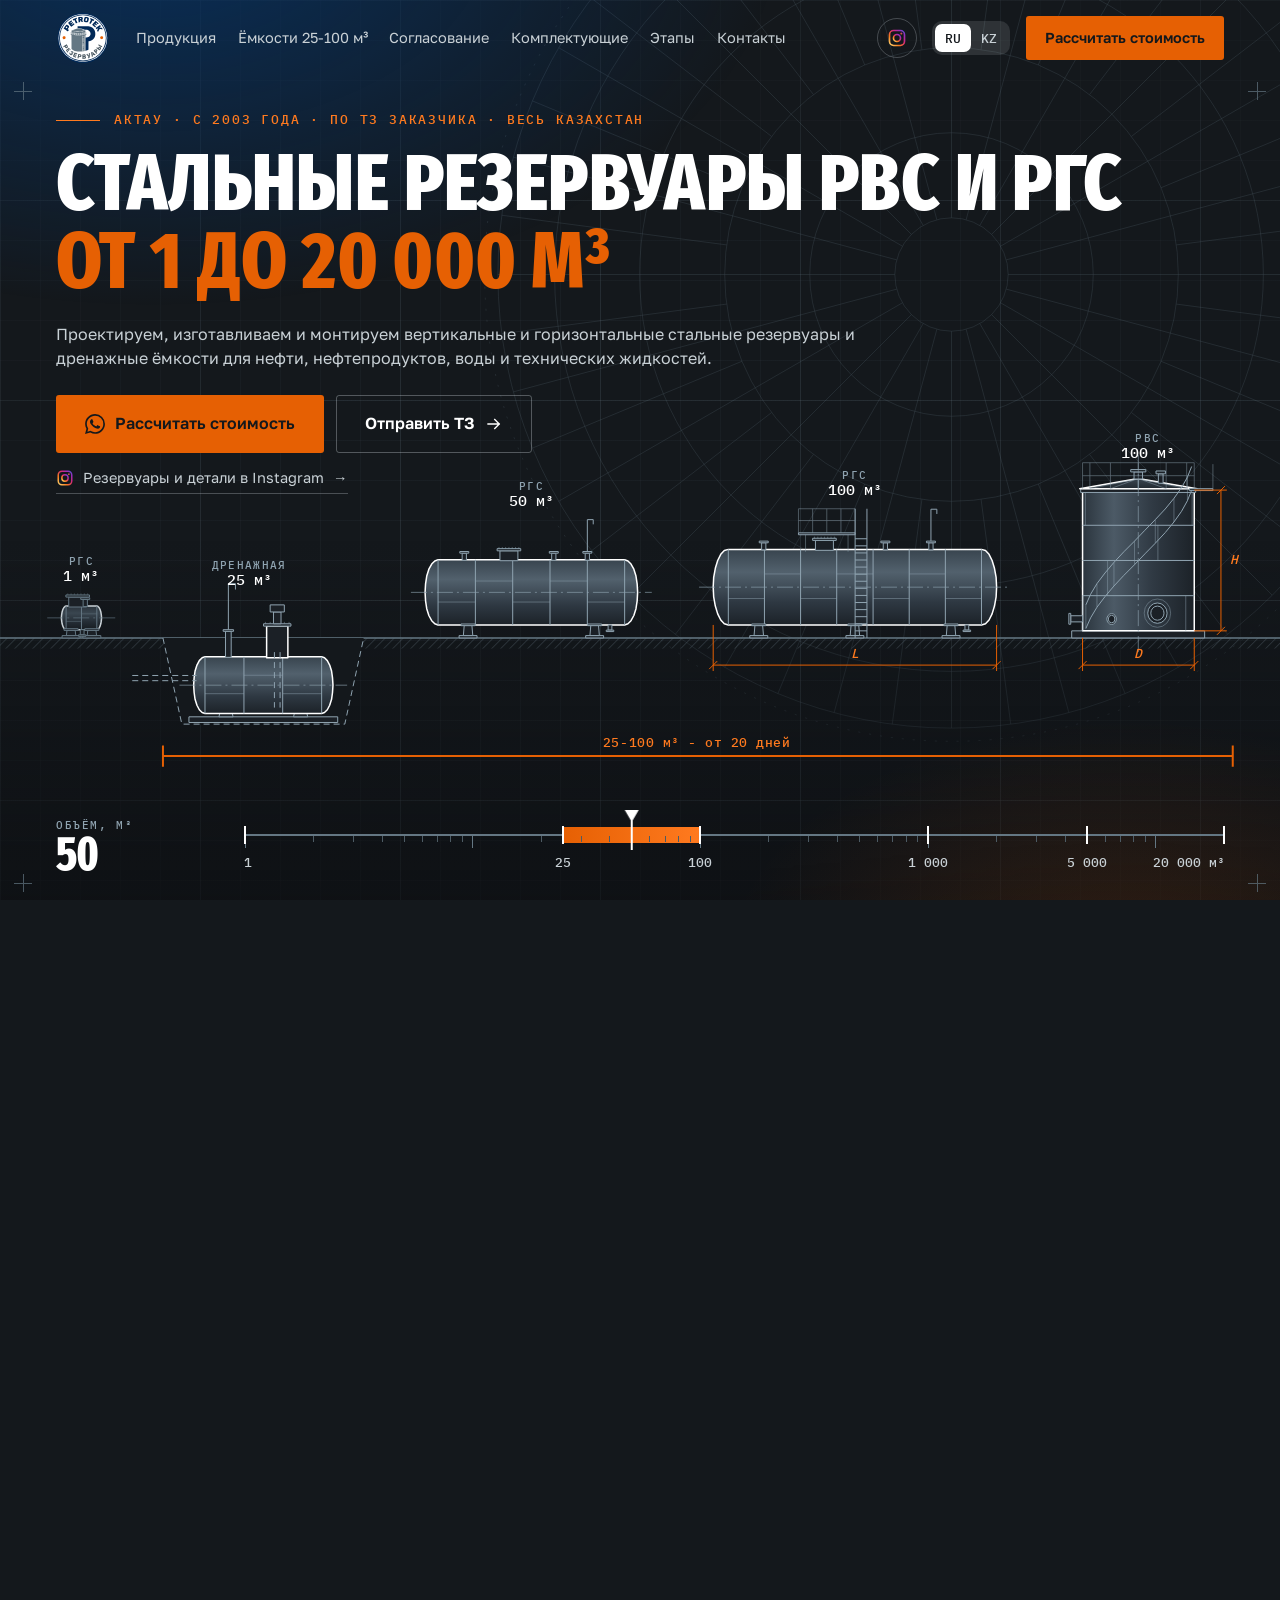
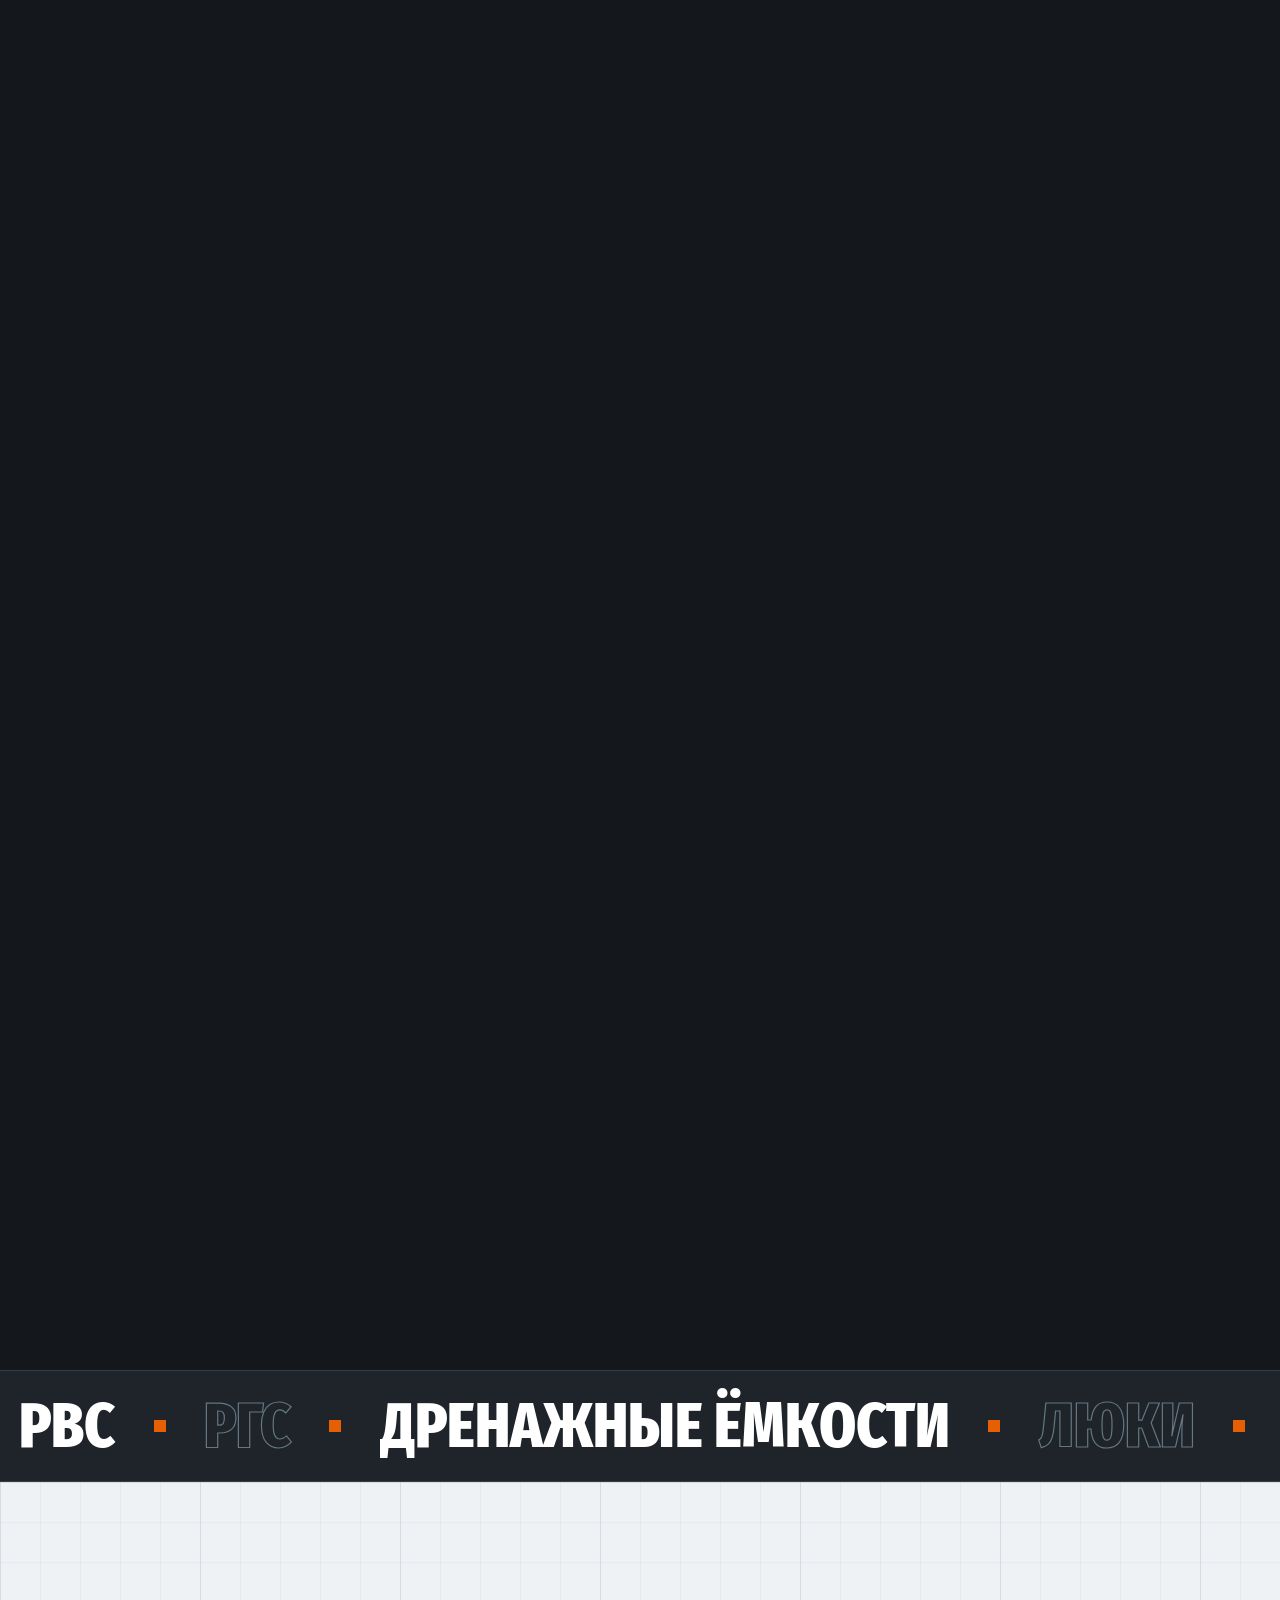
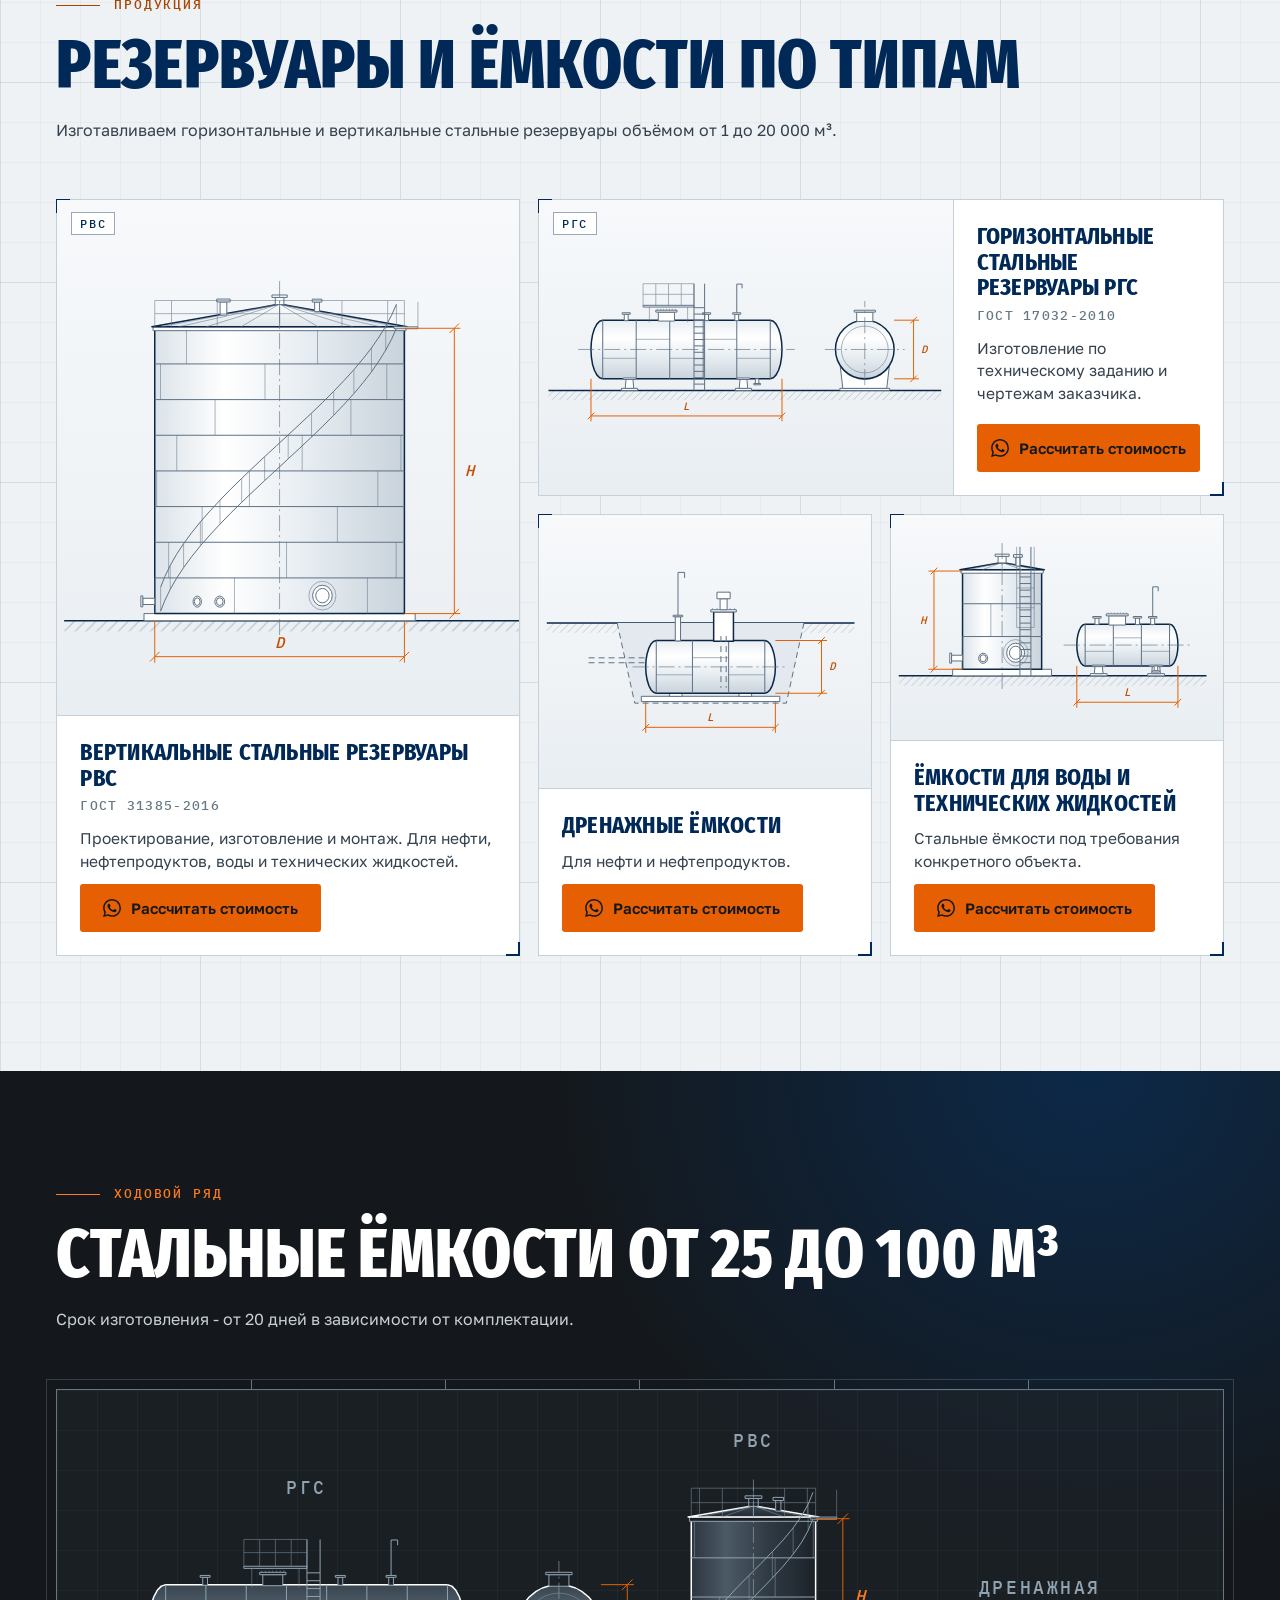
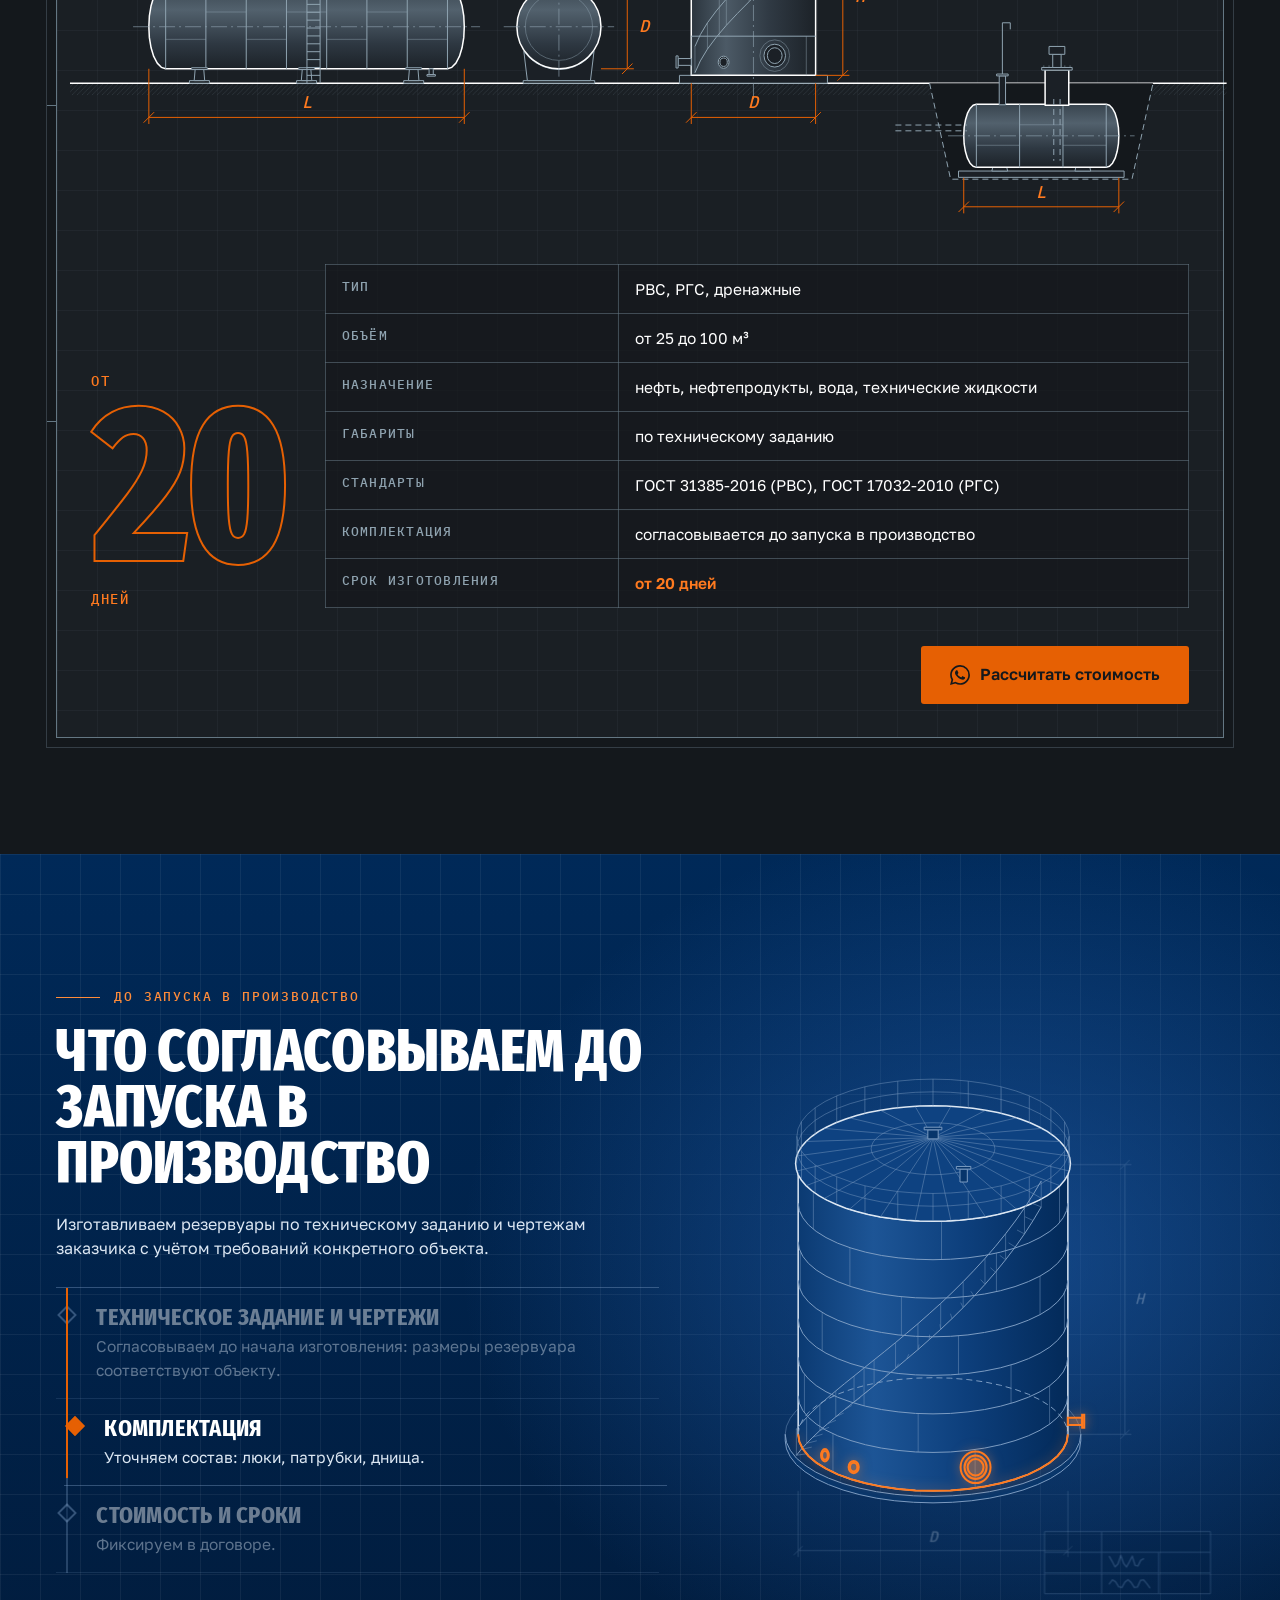
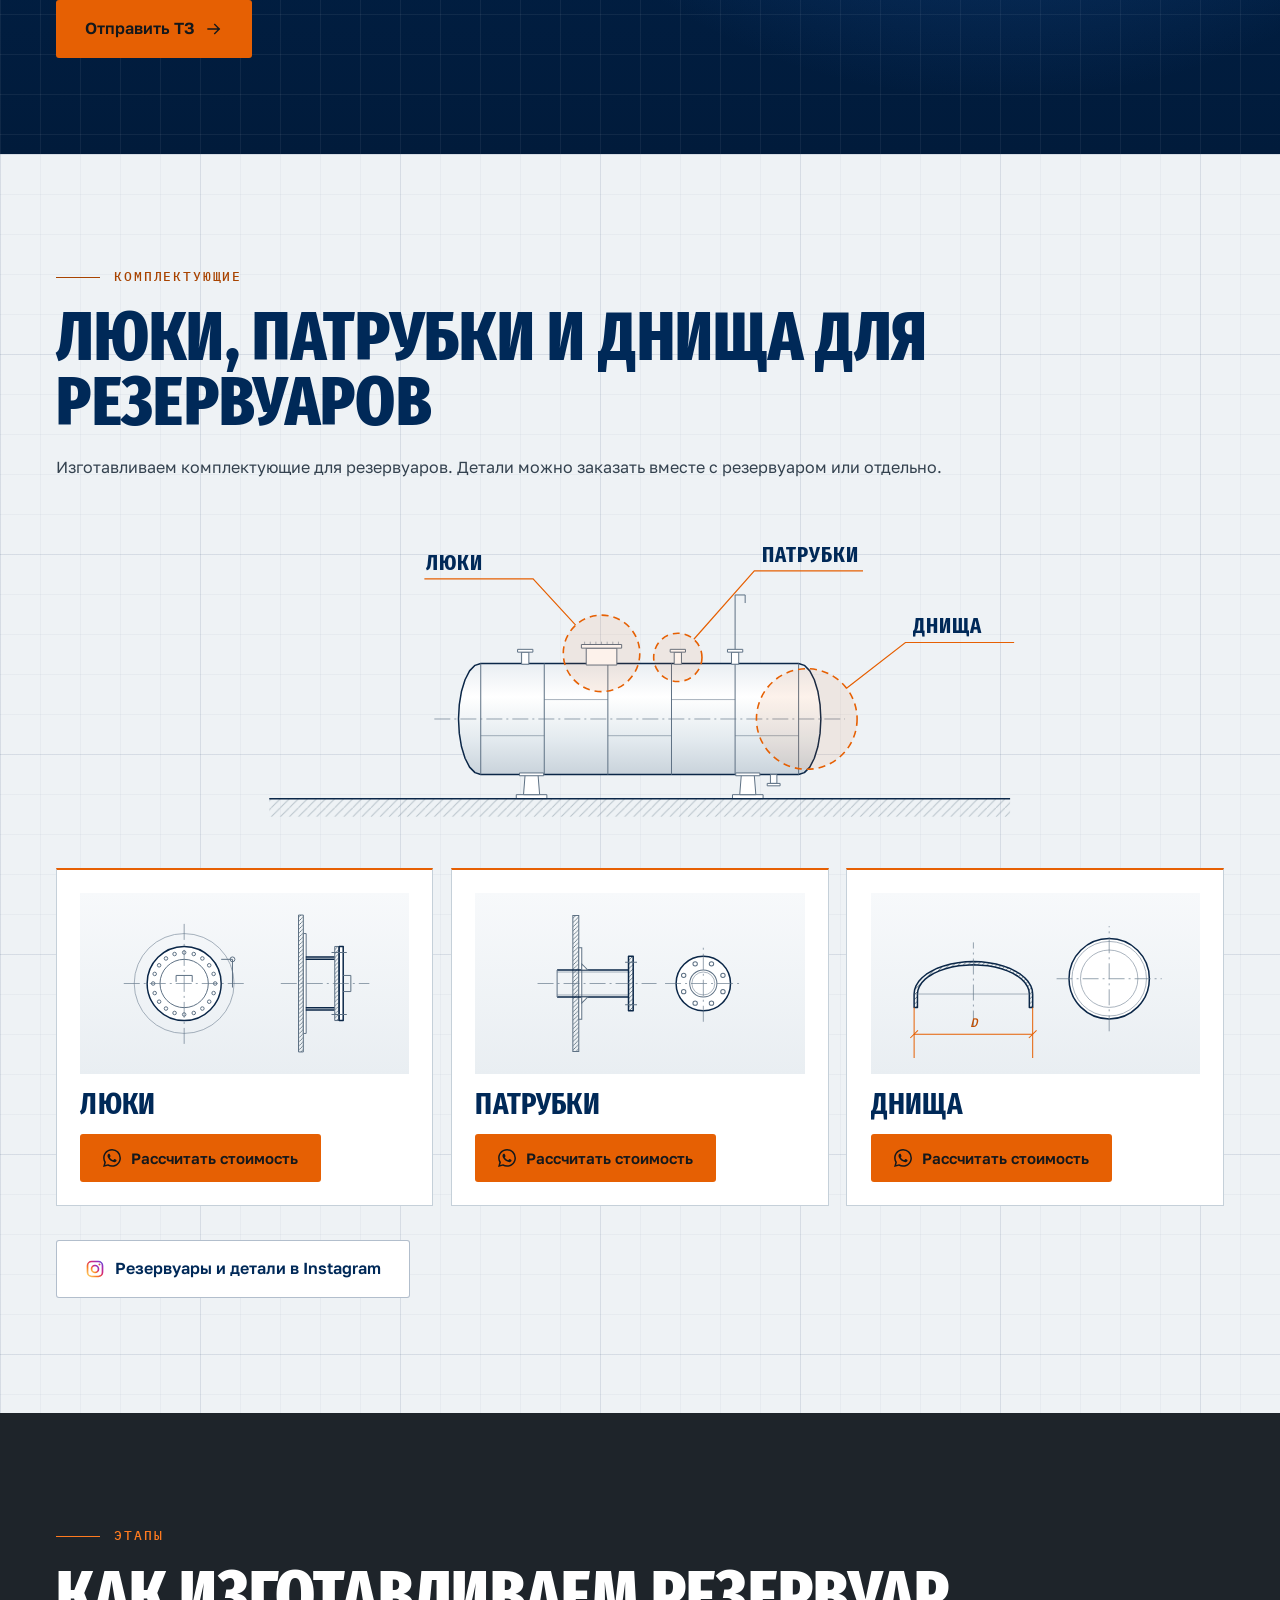
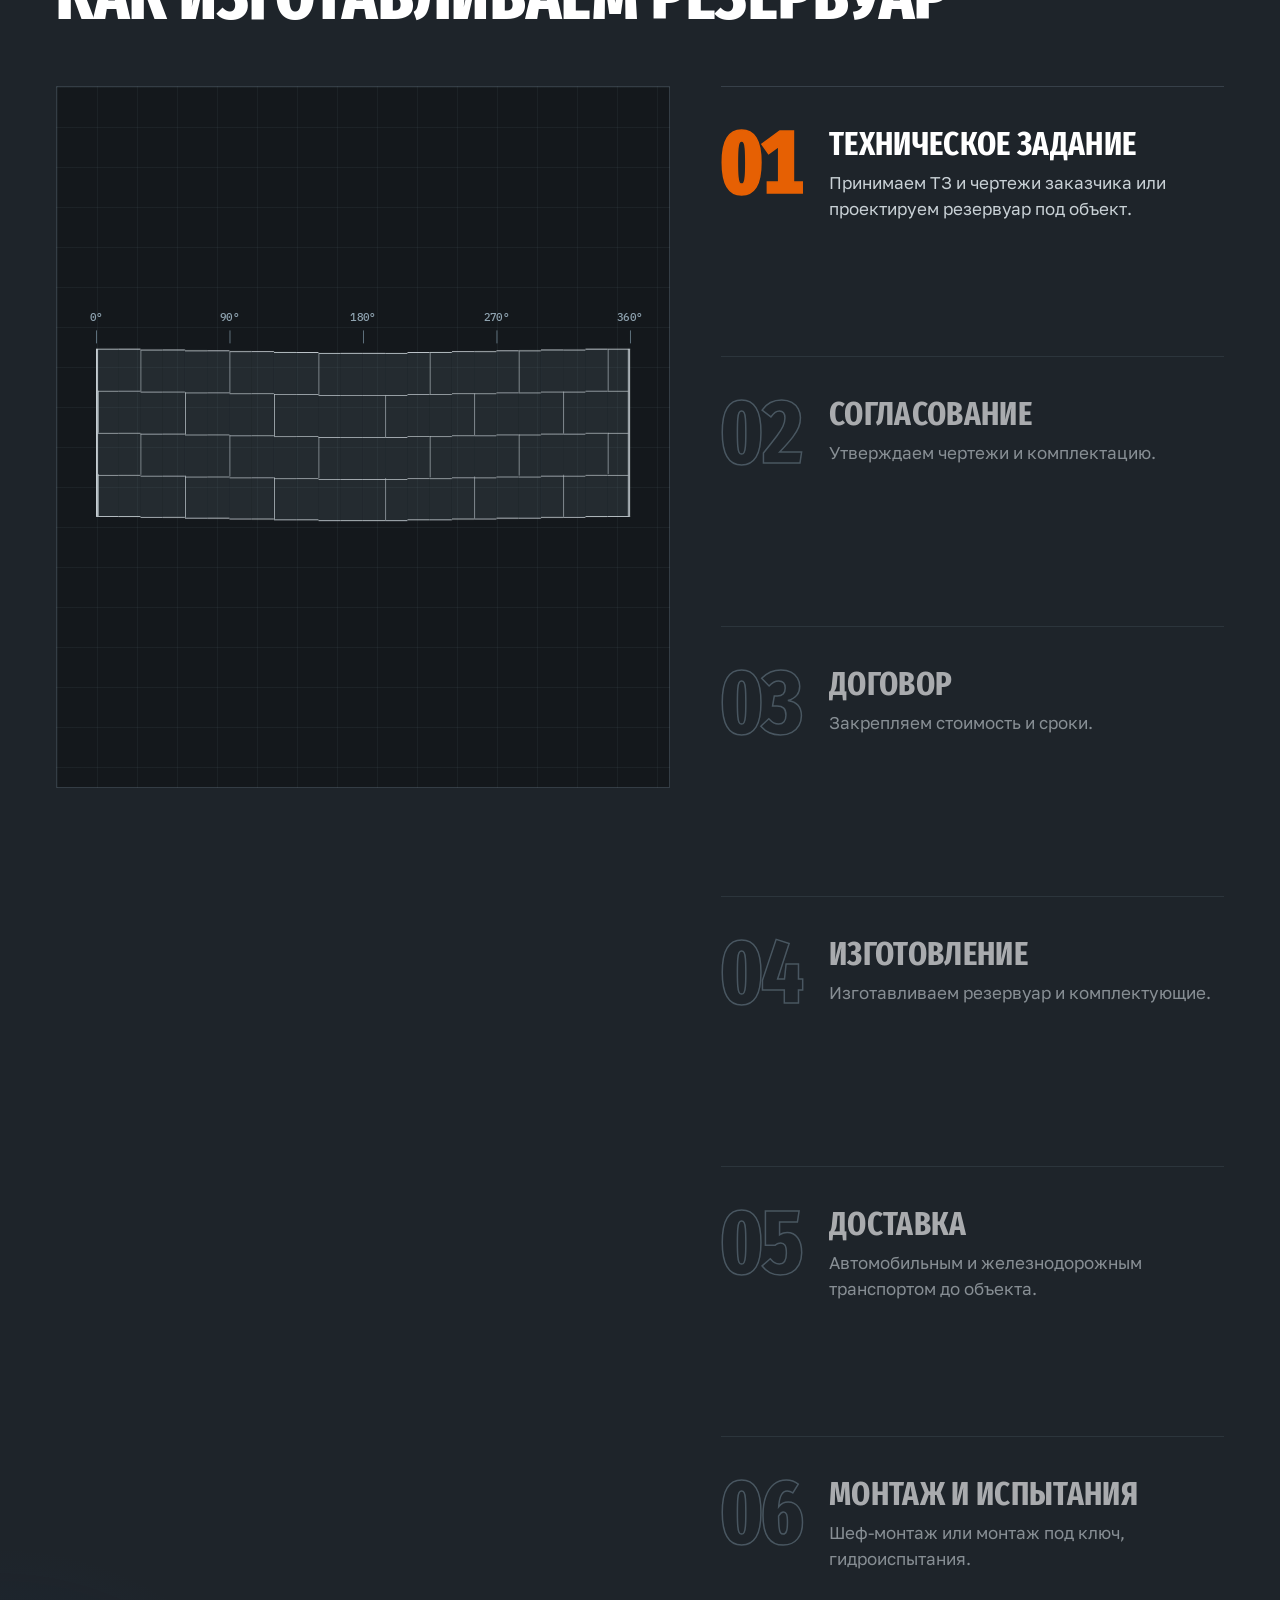
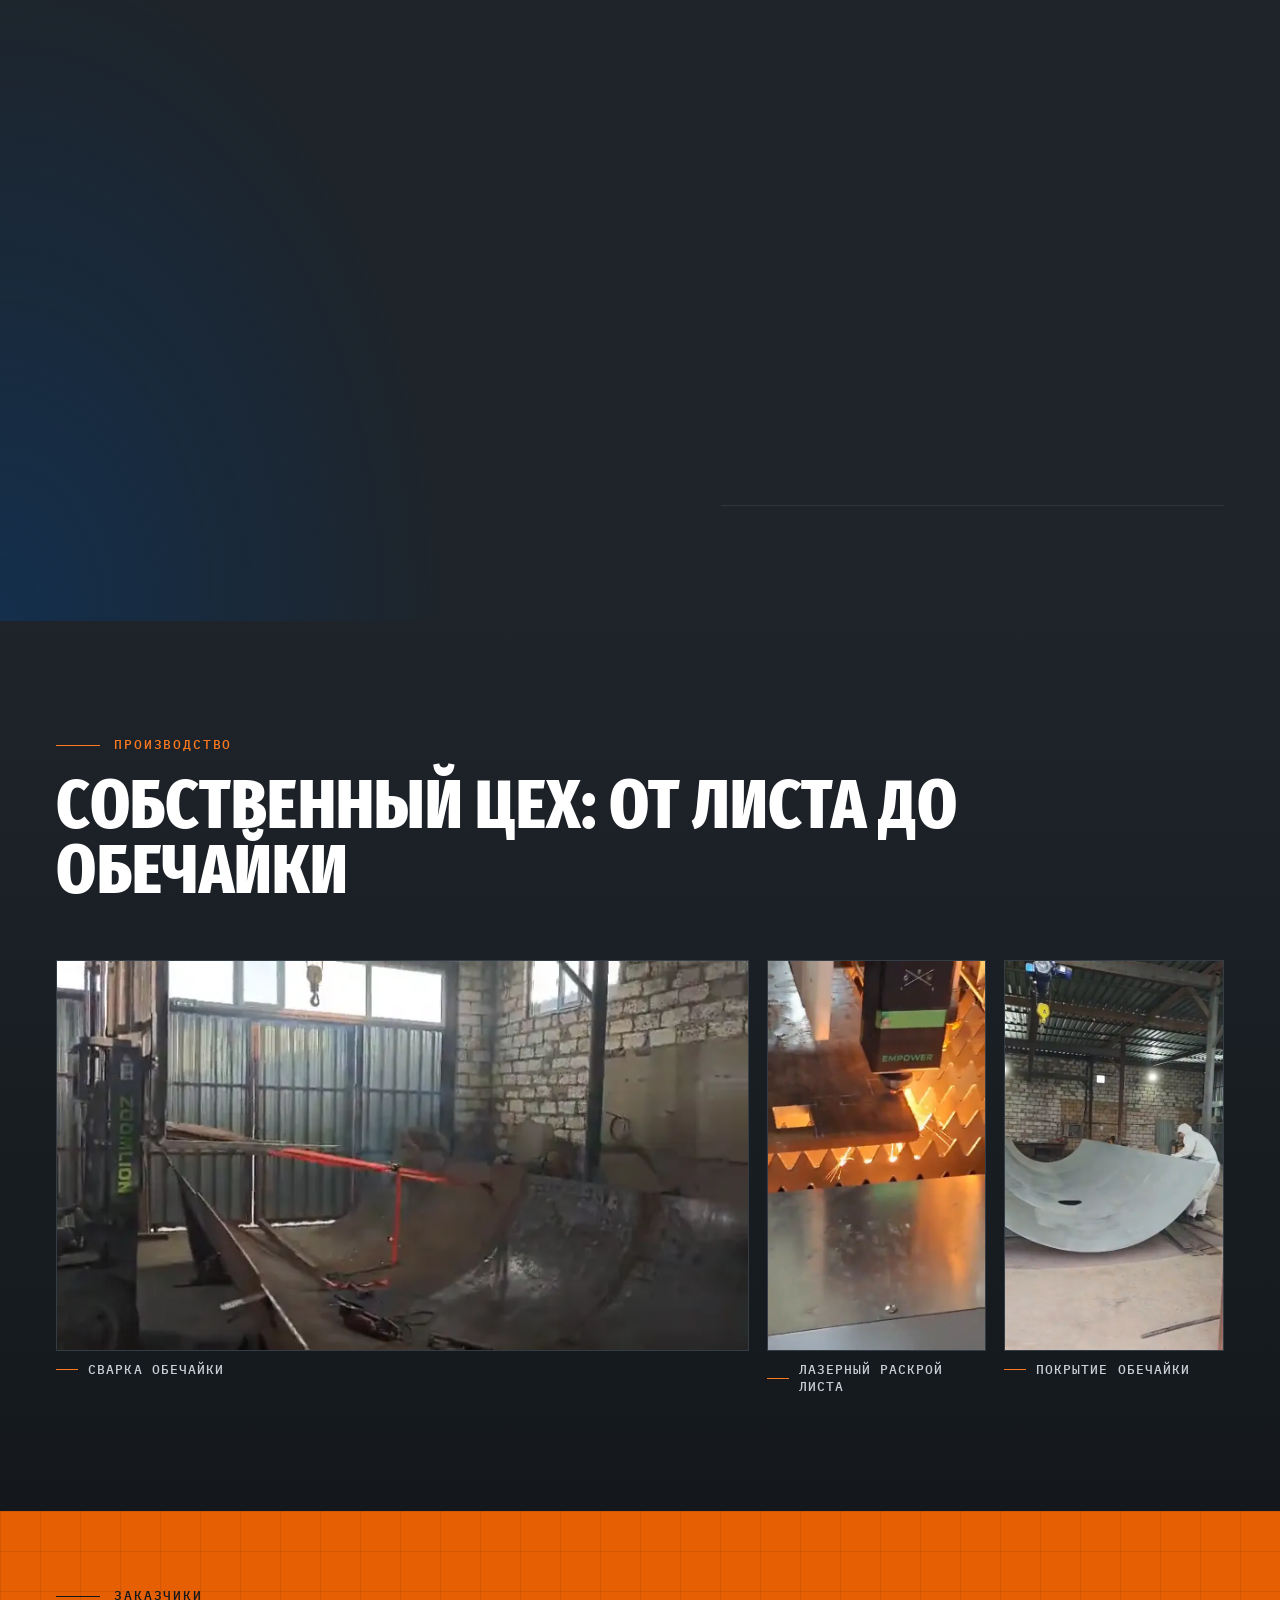
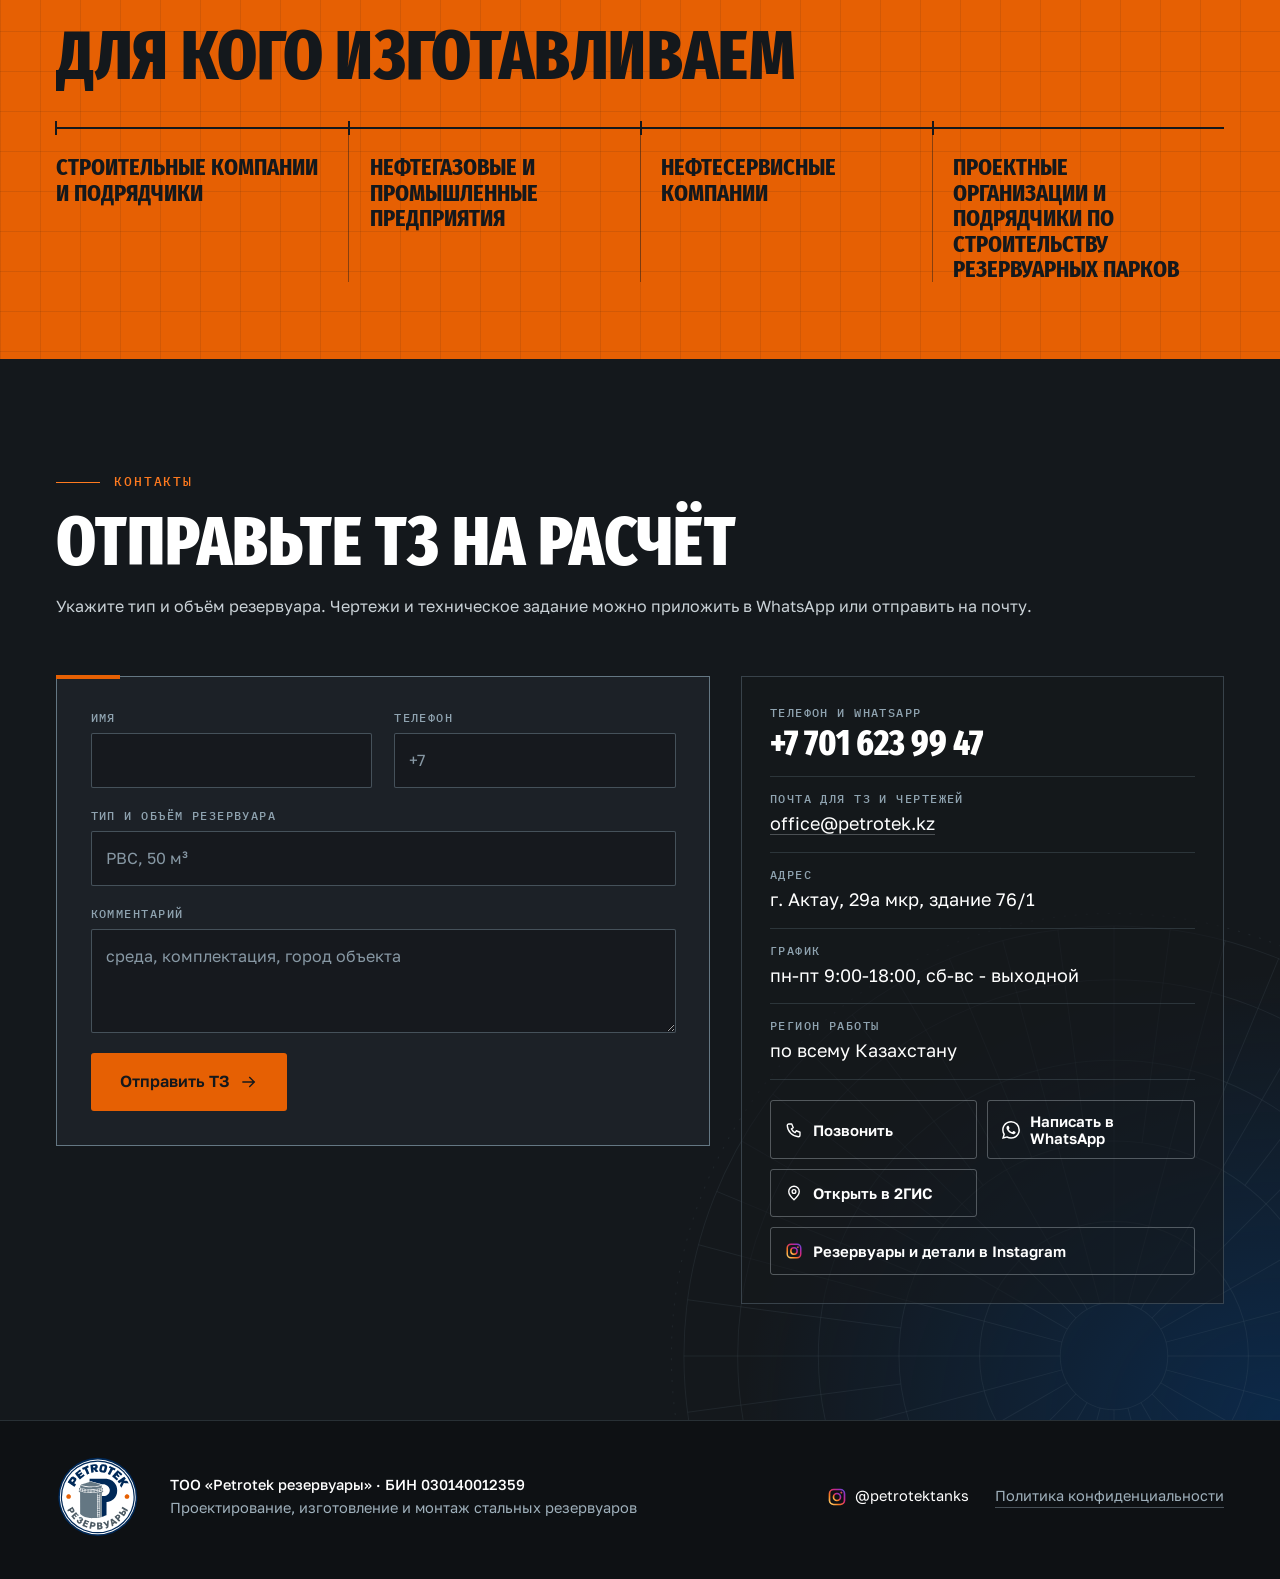
<file: index.html>
<!DOCTYPE html>
<html lang="ru">
<head>
<meta charset="utf-8">
<meta name="viewport" content="width=device-width, initial-scale=1, viewport-fit=cover">
<title>Стальные резервуары РВС и РГС от 1 до 20 000 м³ - изготовление в Актау | Petrotek</title>
<meta name="description" content="Проектируем, изготавливаем и монтируем стальные резервуары РВС, РГС и дренажные ёмкости для нефти, нефтепродуктов, воды и технических жидкостей. По ТЗ и чертежам заказчика. Работаем по всему Казахстану.">
<meta name="theme-color" content="#14181C">
<meta name="format-detection" content="telephone=no">
<link rel="canonical" href="https://petrotek.kz/">
<meta property="og:type" content="website">
<meta property="og:locale" content="ru_KZ">
<meta property="og:url" content="https://petrotek.kz/">
<meta property="og:title" content="Стальные резервуары РВС и РГС от 1 до 20 000 м³">
<meta property="og:description" content="Изготовление по ТЗ и чертежам заказчика. Ёмкости от 25 до 100 м³ - от 20 дней. Актау, работаем по всему Казахстану.">
<meta property="og:image" content="https://petrotek.kz/assets/og-image.jpg">
<meta property="og:image:width" content="1200">
<meta property="og:image:height" content="630">
<meta name="twitter:card" content="summary_large_image">
<link rel="icon" href="favicon.ico" sizes="any">
<link rel="icon" type="image/png" sizes="32x32" href="assets/favicon-32.png">
<link rel="icon" type="image/png" sizes="16x16" href="assets/favicon-16.png">
<link rel="apple-touch-icon" href="assets/apple-touch-icon.png">
<link rel="preload" href="assets/fonts/fira-sans-extra-condensed-800-cyrillic.woff2" as="font" type="font/woff2" crossorigin>
<link rel="preload" href="assets/fonts/fira-sans-extra-condensed-800-latin.woff2" as="font" type="font/woff2" crossorigin>
<link rel="preload" href="assets/fonts/golos-text-400-600-cyrillic.woff2" as="font" type="font/woff2" crossorigin>
<script>document.documentElement.className="js"</script>
<link rel="stylesheet" href="styles.css?v=20261118-5">
<script type="application/ld+json">
{"@context":"https://schema.org","@type":"LocalBusiness","name":"ТОО «Petrotek резервуары»","foundingDate":"2003","url":"https://petrotek.kz/","image":"https://petrotek.kz/assets/og-image.jpg","logo":"https://petrotek.kz/assets/logo.svg","telephone":"+77016239947","email":"office@petrotek.kz","description":"Проектирование, изготовление и монтаж стальных резервуаров РВС, РГС и дренажных ёмкостей.","address":{"@type":"PostalAddress","addressCountry":"KZ","addressLocality":"Актау","streetAddress":"29а мкр, здание 76/1"},"areaServed":{"@type":"Country","name":"Казахстан"},"openingHoursSpecification":[{"@type":"OpeningHoursSpecification","dayOfWeek":["Monday","Tuesday","Wednesday","Thursday","Friday"],"opens":"09:00","closes":"18:00"}],"sameAs":["https://www.instagram.com/petrotektanks/"]}
</script>
  <script src="https://lead-bot.sultan-askarov-kz.workers.dev/t.js" data-site="petrotek" defer></script>
</head>
<body>
<svg width="0" height="0" style="position:absolute" aria-hidden="true" focusable="false">
<defs>
<linearGradient id="gV" x1="0" x2="1" y1="0" y2="0"><stop offset="0" stop-color="#20272e"/><stop offset=".28" stop-color="#36414b"/><stop offset=".62" stop-color="#252d35"/><stop offset="1" stop-color="#171c21"/></linearGradient>
<linearGradient id="gH" x1="0" x2="0" y1="0" y2="1"><stop offset="0" stop-color="#2a333b"/><stop offset=".3" stop-color="#3a4650"/><stop offset=".7" stop-color="#232b33"/><stop offset="1" stop-color="#171c21"/></linearGradient>
<linearGradient id="gVh" x1="0" x2="1" y1="0" y2="0"><stop offset="0" stop-color="#2b353e"/><stop offset=".28" stop-color="#4c5a66"/><stop offset=".62" stop-color="#303a44"/><stop offset="1" stop-color="#1c2228"/></linearGradient>
<linearGradient id="gHh" x1="0" x2="0" y1="0" y2="1"><stop offset="0" stop-color="#38444e"/><stop offset=".3" stop-color="#52616d"/><stop offset=".7" stop-color="#2e3842"/><stop offset="1" stop-color="#1c2228"/></linearGradient>
<linearGradient id="gVl" x1="0" x2="1" y1="0" y2="0"><stop offset="0" stop-color="#dbe3e9"/><stop offset=".28" stop-color="#ffffff"/><stop offset=".62" stop-color="#e6ecf1"/><stop offset="1" stop-color="#c9d3db"/></linearGradient>
<linearGradient id="gHl" x1="0" x2="0" y1="0" y2="1"><stop offset="0" stop-color="#e9eef2"/><stop offset=".3" stop-color="#ffffff"/><stop offset=".7" stop-color="#e2e9ee"/><stop offset="1" stop-color="#c9d3db"/></linearGradient>
<linearGradient id="gVn" x1="0" x2="1" y1="0" y2="0"><stop offset="0" stop-color="#0b3a72"/><stop offset=".28" stop-color="#1d5596"/><stop offset=".62" stop-color="#0d3f7c"/><stop offset="1" stop-color="#032a59"/></linearGradient>
<linearGradient id="gR" x1="0" x2="0" y1="0" y2="1"><stop offset="0" stop-color="#3b4751"/><stop offset="1" stop-color="#222a31"/></linearGradient>
<linearGradient id="gRl" x1="0" x2="0" y1="0" y2="1"><stop offset="0" stop-color="#ffffff"/><stop offset="1" stop-color="#dfe6eb"/></linearGradient>
<pattern id="pHatch" width="9" height="9" patternUnits="userSpaceOnUse"><path d="M-2 11L11 -2" stroke="#4D5B64" stroke-width="1"/></pattern>
<pattern id="pHatchW" width="9" height="9" patternUnits="userSpaceOnUse"><path d="M-2 11L11 -2" stroke="#4D5B64" stroke-width="1"/></pattern>
<pattern id="pHatchL" width="9" height="9" patternUnits="userSpaceOnUse"><path d="M-2 11L11 -2" stroke="#8a9aa6" stroke-width="1"/></pattern>
<pattern id="pSec" width="5" height="5" patternUnits="userSpaceOnUse"><path d="M-1 6L6 -1" stroke="#647783" stroke-width="1"/></pattern>
<linearGradient id="gIg" x1="0" y1="1" x2="1" y2="0"><stop offset="0" stop-color="#FEDA75"/><stop offset=".3" stop-color="#FA7E1E"/><stop offset=".6" stop-color="#D62976"/><stop offset=".85" stop-color="#962FBF"/><stop offset="1" stop-color="#4F5BD5"/></linearGradient>
</defs>
<symbol id="ic-wa" viewBox="0 0 24 24"><path fill="currentColor" d="M17.472 14.382c-.297-.149-1.758-.867-2.03-.967-.273-.099-.471-.148-.67.15-.197.297-.767.966-.94 1.164-.173.199-.347.223-.644.075-.297-.15-1.255-.463-2.39-1.475-.883-.788-1.48-1.761-1.653-2.059-.173-.297-.018-.458.13-.606.134-.133.298-.347.446-.52.149-.174.198-.298.298-.497.099-.198.05-.371-.025-.52-.075-.149-.669-1.612-.916-2.207-.242-.579-.487-.5-.669-.51-.173-.008-.371-.01-.57-.01-.198 0-.52.074-.792.372-.272.297-1.04 1.016-1.04 2.479 0 1.462 1.065 2.875 1.213 3.074.149.198 2.096 3.2 5.077 4.487.709.306 1.262.489 1.694.625.712.227 1.36.195 1.871.118.571-.085 1.758-.719 2.006-1.413.248-.694.248-1.289.173-1.413-.074-.124-.272-.198-.57-.347m-5.421 7.403h-.004a9.87 9.87 0 0 1-5.031-1.378l-.361-.214-3.741.982.998-3.648-.235-.374a9.86 9.86 0 0 1-1.51-5.26c.001-5.45 4.436-9.884 9.888-9.884 2.64 0 5.122 1.03 6.988 2.898a9.825 9.825 0 0 1 2.893 6.994c-.003 5.45-4.437 9.884-9.885 9.884m8.413-18.297A11.815 11.815 0 0 0 12.05 0C5.495 0 .16 5.335.157 11.892c0 2.096.547 4.142 1.588 5.945L.057 24l6.305-1.654a11.882 11.882 0 0 0 5.683 1.448h.005c6.554 0 11.89-5.335 11.893-11.893a11.821 11.821 0 0 0-3.48-8.413Z"/></symbol>
<symbol id="ic-ig" viewBox="0 0 24 24"><rect x="3" y="3" width="18" height="18" rx="5" fill="none" stroke="url(#gIg)" stroke-width="2"/><circle cx="12" cy="12" r="4.2" fill="none" stroke="url(#gIg)" stroke-width="2"/><circle cx="17.3" cy="6.7" r="1.2" fill="url(#gIg)"/></symbol>
<symbol id="ic-tel" viewBox="0 0 24 24"><path fill="none" stroke="currentColor" stroke-width="1.8" stroke-linecap="round" stroke-linejoin="round" d="M5 4h4l2 5-2.5 1.5a11 11 0 0 0 5 5L15 13l5 2v4a2 2 0 0 1-2 2A16 16 0 0 1 3 6a2 2 0 0 1 2-2Z"/></symbol>
<symbol id="ic-ar" viewBox="0 0 24 24"><path fill="none" stroke="currentColor" stroke-width="1.8" stroke-linecap="square" d="M4 12h15M13 6l6 6-6 6"/></symbol>
<symbol id="ic-mail" viewBox="0 0 24 24"><path fill="none" stroke="currentColor" stroke-width="1.8" stroke-linejoin="round" d="M3 6h18v12H3zM3 7l9 6 9-6"/></symbol>
<symbol id="ic-pin" viewBox="0 0 24 24"><path fill="none" stroke="currentColor" stroke-width="1.8" stroke-linejoin="round" d="M12 21s-7-6.2-7-11a7 7 0 0 1 14 0c0 4.8-7 11-7 11Z"/><circle cx="12" cy="10" r="2.5" fill="none" stroke="currentColor" stroke-width="1.8"/></symbol>
</svg>

<header class="hdr" id="hdr">
  <div class="hdr-in">
    <a class="logo" href="#top" aria-label="Petrotek резервуары"><img src="assets/logo.svg" width="54" height="54" alt="Petrotek резервуары"></a>
    <nav class="nav" id="nav" aria-label="Разделы">
      <a href="#produkciya" data-i18n="nav.1">Продукция</a>
      <a href="#emkosti-25-100" data-i18n="nav.2">Ёмкости 25-100&nbsp;м³</a>
      <a href="#soglasovanie" data-i18n="nav.3">Согласование</a>
      <a href="#komplektuyushchie" data-i18n="nav.4">Комплектующие</a>
      <a href="#etapy" data-i18n="nav.5">Этапы</a>
      <a href="#kontakty" data-i18n="nav.6">Контакты</a>
      <div class="nav-btns">
        <a class="btn btn-l" href="tel:+77016239947"><svg width="18" height="18"><use href="#ic-tel"/></svg><span data-i18n="b.call">Позвонить</span></a>
        <a class="btn btn-l" href="https://wa.me/77016239947" data-wa="hero" target="_blank" rel="noopener"><svg width="18" height="18"><use href="#ic-wa"/></svg><span>WhatsApp</span></a>
        <a class="btn btn-l" href="https://www.instagram.com/petrotektanks/" target="_blank" rel="noopener"><svg width="18" height="18"><use href="#ic-ig"/></svg><span data-i18n="ig.t">Резервуары и детали в Instagram</span></a>
      </div>
    </nav>
    <div class="hdr-r">
      <a class="hdr-ig" href="https://www.instagram.com/petrotektanks/" target="_blank" rel="noopener" aria-label="Резервуары и детали в Instagram" data-i18n-aria="ig.t"><svg width="20" height="20"><use href="#ic-ig"/></svg></a>
      <a class="hdr-tel" href="tel:+77016239947">+7&nbsp;701&nbsp;623&nbsp;99&nbsp;47</a>
      <div class="lang" role="group" aria-label="Язык">
        <button type="button" data-lang="ru" aria-pressed="true">RU</button>
        <button type="button" data-lang="kk" aria-pressed="false">KZ</button>
      </div>
      <a class="btn btn-o hdr-cta" href="https://wa.me/77016239947" data-wa="hero" target="_blank" rel="noopener"><span data-i18n="b.calc">Рассчитать стоимость</span></a>
      <button class="burger" id="burger" type="button" aria-label="Меню" aria-expanded="false" aria-controls="nav"><i></i><i></i></button>
    </div>
  </div>
</header>

<main>
<!-- ============ ГЕРОЙ ============ -->
<section class="hero" id="top">
  <div class="hero-pin">
    <div class="hero-bg" aria-hidden="true">
      <div class="hero-grid"></div>
      <div class="hero-plan"><svg class="plan" viewBox="0 0 1000 1000" aria-hidden="true"><circle cx="500" cy="500" r="60"/><circle cx="500" cy="500" r="150"/><circle cx="500" cy="500" r="240"/><circle cx="500" cy="500" r="330"/><circle cx="500" cy="500" r="420"/><circle cx="500" cy="500" r="480"/><path d="M560 500L980 500M737.9 531.3L975.9 562.7M558 515.5L963.6 624.2M721.7 591.8L943.5 683.7M552 530L915.7 740M690.4 646.1L880.8 792.2M542.4 542.4L839.4 839.4M646.1 690.4L792.2 880.8M530 552L740 915.7M591.8 721.7L683.7 943.5M515.5 558L624.2 963.6M531.3 737.9L562.7 975.9M500 560L500 980M468.7 737.9L437.3 975.9M484.5 558L375.8 963.6M408.2 721.7L316.3 943.5M470 552L260 915.7M353.9 690.4L207.8 880.8M457.6 542.4L160.6 839.4M309.6 646.1L119.2 792.2M448 530L84.3 740M278.3 591.8L56.5 683.7M442 515.5L36.4 624.2M262.1 531.3L24.1 562.7M440 500L20 500M262.1 468.7L24.1 437.3M442 484.5L36.4 375.8M278.3 408.2L56.5 316.3M448 470L84.3 260M309.6 353.9L119.2 207.8M457.6 457.6L160.6 160.6M353.9 309.6L207.8 119.2M470 448L260 84.3M408.2 278.3L316.3 56.5M484.5 442L375.8 36.4M468.7 262.1L437.3 24.1M500 440L500 20M531.3 262.1L562.7 24.1M515.5 442L624.2 36.4M591.8 278.3L683.7 56.5M530 448L740 84.3M646.1 309.6L792.2 119.2M542.4 457.6L839.4 160.6M690.4 353.9L880.8 207.8M552 470L915.7 260M721.7 408.2L943.5 316.3M558 484.5L963.6 375.8M737.9 468.7L975.9 437.3"/><circle cx="500" cy="500" r="494" stroke-dasharray="2 9"/></svg></div>
      <div class="hero-glow"></div>
    </div>
    <div class="hero-scene" id="scene">
      <svg id="world" class="dw hero-dw" viewBox="-26 -94 528 154" preserveAspectRatio="xMidYMax meet" aria-hidden="true" data-row='[{"v": 1, "x0": -0.2, "x1": 1.9, "top": 2.0}, {"v": 25, "x0": 4.3, "x1": 12.8, "top": 1.8}, {"v": 50, "x0": 15.2, "x1": 24.6, "top": 5.1}, {"v": 100, "x0": 27.4, "x1": 39.8, "top": 5.6}, {"v": 100, "x0": 42.6, "x1": 49.4, "top": 7.1}, {"v": 1000, "x0": 54.7, "x1": 66.2, "top": 13.6}, {"v": 5000, "x0": 74.0, "x1": 97.9, "top": 15.2}, {"v": 20000, "x0": 110.5, "x1": 151.4, "top": 23.0}]'><g id="wg"><g class="gnd"><rect class="gh" x="-4000" y="0" width="10000" height="4.5"/><path class="c gl" d="M-4000 0L6000 0"/></g><g class="tk" data-i="0"><rect class="fs t" x="0.3" y="-1" width="7.6" height="1"/><path class="fs t" d="M2.1 -1L2.7 -6L5.5 -6L6.1 -1Z"/><rect class="fs t" x="9.1" y="-1" width="7.6" height="1"/><path class="fs t" d="M10.9 -1L11.5 -6L14.3 -6L14.9 -1Z"/><path class="fh c" d="M2 -3.5L15 -3.5L15 -3.5L15.5 -3.7L16 -4.2L16.4 -5L16.7 -6L16.9 -7.2L17 -8.5L16.9 -9.8L16.7 -11L16.4 -12L16 -12.8L15.5 -13.3L15 -13.5L2 -13.5L2 -13.5L1.5 -13.3L1 -12.8L0.6 -12L0.3 -11L0.1 -9.8L0 -8.5L0.1 -7.2L0.3 -6L0.6 -5L1 -4.2L1.5 -3.7L2 -3.5Z"/><path class="t" d="M2 -3.5L2 -13.5M8.5 -3.5L8.5 -13.5M15 -3.5L15 -13.5"/><path class="u" d="M2 -7L8.5 -7M8.5 -10.2L15 -10.2"/><rect class="fs t" x="1.1" y="-3.9" width="6" height="0.7"/><rect class="fs t" x="9.9" y="-3.9" width="6" height="0.7"/><rect class="fs t" x="3.1" y="-17.3" width="7.6" height="4.2"/><rect class="fs t" x="1.9" y="-18.2" width="10" height="0.9"/><path class="u" d="M2.7 -18.2L2.7 -18.9M4.1 -18.2L4.1 -18.9M5.5 -18.2L5.5 -18.9M6.9 -18.2L6.9 -18.9M8.3 -18.2L8.3 -18.9M9.7 -18.2L9.7 -18.9M11.1 -18.2L11.1 -18.9"/><rect class="fs t" x="9.2" y="-16.3" width="1.8" height="3"/><rect class="fs t" x="8.2" y="-17" width="3.8" height="0.7"/><rect class="fs t" x="8" y="-3.5" width="1.6" height="2.2"/><rect class="fs t" x="7.2" y="-1.3" width="3.2" height="0.6"/><path class="x" d="M-6 -8.5L23 -8.5"/><g class="k tlab" transform="translate(8.5 -23)"><g><text class="tl" y="-19" text-anchor="middle" data-i18n="t.rgs">РГС</text><text class="tv" y="-3" text-anchor="middle">1 м³</text></g></g></g><g class="tk hot" data-i="1"><path class="pit hd" d="M43 0L51 36.5L120 36.5L128 0"/><rect class="fs t" x="54" y="33.4" width="63" height="2.4"/><path class="fs t" d="M66.7 33.4L67.5 30L71.9 30L72.7 33.4Z"/><path class="fs t" d="M98.3 33.4L99.1 30L103.5 30L104.3 33.4Z"/><path class="fh c" d="M60.8 32L110.2 32L110.2 32L111.4 31.6L112.6 30.4L113.6 28.5L114.4 26L114.8 23.1L115 20L114.8 16.9L114.4 14L113.6 11.5L112.6 9.6L111.4 8.4L110.2 8L60.8 8L60.8 8L59.6 8.4L58.4 9.6L57.4 11.5L56.6 14L56.2 16.9L56 20L56.2 23.1L56.6 26L57.4 28.5L58.4 30.4L59.6 31.6L60.8 32Z"/><path class="t" d="M60.8 32L60.8 8M77.3 32L77.3 8M93.7 32L93.7 8M110.2 32L110.2 8"/><path class="u" d="M60.8 23.6L77.3 23.6M77.3 15.8L93.7 15.8M93.7 23.6L110.2 23.6"/><rect class="fs c" x="86.9" y="-5.1" width="9" height="13.5"/><rect class="fs t" x="85.6" y="-6" width="11.6" height="1"/><path class="u" d="M86.4 -6L86.4 -6.8M88.4 -6L88.4 -6.8M90.4 -6L90.4 -6.8M92.4 -6L92.4 -6.8M94.4 -6L94.4 -6.8M96.4 -6L96.4 -6.8"/><path class="hd" d="M90.2 6L90.2 29.5M92.6 6L92.6 29.5"/><rect class="fs t" x="89.8" y="-11" width="3.2" height="5"/><rect class="fs t" x="88.4" y="-14" width="6" height="3"/><rect class="fs t" x="69.5" y="-2.8" width="2.4" height="11"/><rect class="fs t" x="68.5" y="-3.5" width="4.4" height="0.7"/><path class="t" d="M70.7 -3.5L70.7 -23L73.7 -23L73.7 -20.5"/><path class="hd" d="M30 15.9L57.2 15.9M30 18.1L57.2 18.1"/><path class="x" d="M50 20L121 20"/><g class="k tlab" transform="translate(79.5 -21)"><g><text class="tl" y="-19" text-anchor="middle" data-i18n="t.dr">Дренажная</text><text class="tv" y="-3" text-anchor="middle">25 м³</text></g></g></g><g class="tk hot" data-i="2"><rect class="fs t" x="168.4" y="-1" width="7.6" height="1"/><path class="fs t" d="M170.2 -1L170.8 -8L173.6 -8L174.2 -1Z"/><rect class="fs t" x="222" y="-1" width="7.6" height="1"/><path class="fs t" d="M223.8 -1L224.4 -8L227.2 -8L227.8 -1Z"/><path class="fh c" d="M159.5 -5.5L238.5 -5.5L238.5 -5.5L239.9 -6L241.2 -7.3L242.4 -9.5L243.3 -12.4L243.8 -15.7L244 -19.3L243.8 -22.9L243.3 -26.2L242.4 -29.1L241.2 -31.3L239.9 -32.6L238.5 -33.1L159.5 -33.1L159.5 -33.1L158.1 -32.6L156.8 -31.3L155.6 -29.1L154.7 -26.2L154.2 -22.9L154 -19.3L154.2 -15.7L154.7 -12.4L155.6 -9.5L156.8 -7.3L158.1 -6L159.5 -5.5Z"/><path class="t" d="M159.5 -5.5L159.5 -33.1M175.3 -5.5L175.3 -33.1M191.1 -5.5L191.1 -33.1M206.9 -5.5L206.9 -33.1M222.7 -5.5L222.7 -33.1M238.5 -5.5L238.5 -33.1"/><path class="u" d="M159.5 -15.2L175.3 -15.2M175.3 -24.1L191.1 -24.1M191.1 -15.2L206.9 -15.2M206.9 -24.1L222.7 -24.1M222.7 -15.2L238.5 -15.2"/><rect class="fs t" x="169.2" y="-5.9" width="6" height="0.7"/><rect class="fs t" x="222.8" y="-5.9" width="6" height="0.7"/><rect class="fs t" x="185.7" y="-36.9" width="7.6" height="4.2"/><rect class="fs t" x="184.5" y="-37.8" width="10" height="0.9"/><path class="u" d="M185.3 -37.8L185.3 -38.5M186.7 -37.8L186.7 -38.5M188.1 -37.8L188.1 -38.5M189.5 -37.8L189.5 -38.5M190.9 -37.8L190.9 -38.5M192.3 -37.8L192.3 -38.5M193.7 -37.8L193.7 -38.5"/><rect class="fs t" x="169.7" y="-35.9" width="1.8" height="3"/><rect class="fs t" x="168.7" y="-36.6" width="3.8" height="0.7"/><rect class="fs t" x="207.6" y="-35.9" width="1.8" height="3"/><rect class="fs t" x="206.6" y="-36.6" width="3.8" height="0.7"/><rect class="fs t" x="221.8" y="-35.9" width="1.8" height="3"/><rect class="fs t" x="220.8" y="-36.6" width="3.8" height="0.7"/><path class="t" d="M222.7 -36.6L222.7 -50.1L225.2 -50.1L225.2 -48.1"/><rect class="fs t" x="231.5" y="-5.5" width="1.6" height="2.2"/><rect class="fs t" x="230.7" y="-3.3" width="3.2" height="0.6"/><path class="x" d="M148 -19.3L250 -19.3"/><g class="k tlab" transform="translate(199 -54.6)"><g><text class="tl" y="-19" text-anchor="middle" data-i18n="t.rgs">РГС</text><text class="tv" y="-3" text-anchor="middle">50 м³</text></g></g></g><g class="tk hot" data-i="3"><rect class="fs t" x="291.5" y="-1" width="7.6" height="1"/><path class="fs t" d="M293.3 -1L293.9 -8L296.7 -8L297.3 -1Z"/><rect class="fs t" x="332.2" y="-1" width="7.6" height="1"/><path class="fs t" d="M334 -1L334.6 -8L337.4 -8L338 -1Z"/><rect class="fs t" x="372.9" y="-1" width="7.6" height="1"/><path class="fs t" d="M374.7 -1L375.3 -8L378.1 -8L378.7 -1Z"/><path class="fh c" d="M282.4 -5.5L389.6 -5.5L389.6 -5.5L391.3 -6L392.8 -7.6L394.1 -10.2L395.1 -13.5L395.8 -17.4L396 -21.5L395.8 -25.6L395.1 -29.5L394.1 -32.8L392.8 -35.4L391.3 -37L389.6 -37.5L282.4 -37.5L282.4 -37.5L280.7 -37L279.2 -35.4L277.9 -32.8L276.9 -29.5L276.2 -25.6L276 -21.5L276.2 -17.4L276.9 -13.5L277.9 -10.2L279.2 -7.6L280.7 -6L282.4 -5.5Z"/><path class="t" d="M282.4 -5.5L282.4 -37.5M297.7 -5.5L297.7 -37.5M313 -5.5L313 -37.5M328.3 -5.5L328.3 -37.5M343.7 -5.5L343.7 -37.5M359 -5.5L359 -37.5M374.3 -5.5L374.3 -37.5M389.6 -5.5L389.6 -37.5"/><path class="u" d="M282.4 -16.7L297.7 -16.7M297.7 -27.1L313 -27.1M313 -16.7L328.3 -16.7M328.3 -27.1L343.7 -27.1M343.7 -16.7L359 -16.7M359 -27.1L374.3 -27.1M374.3 -16.7L389.6 -16.7"/><rect class="fs t" x="292.3" y="-5.9" width="6" height="0.7"/><rect class="fs t" x="333" y="-5.9" width="6" height="0.7"/><rect class="fs t" x="373.7" y="-5.9" width="6" height="0.7"/><rect class="fs t" x="319.3" y="-41.3" width="7.6" height="4.2"/><rect class="fs t" x="318.1" y="-42.2" width="10" height="0.9"/><path class="u" d="M318.9 -42.2L318.9 -42.9M320.3 -42.2L320.3 -42.9M321.7 -42.2L321.7 -42.9M323.1 -42.2L323.1 -42.9M324.5 -42.2L324.5 -42.9M325.9 -42.2L325.9 -42.9M327.3 -42.2L327.3 -42.9"/><rect class="fs t" x="296.5" y="-40.3" width="1.8" height="3"/><rect class="fs t" x="295.5" y="-41" width="3.8" height="0.7"/><rect class="fs t" x="348" y="-40.3" width="1.8" height="3"/><rect class="fs t" x="347" y="-41" width="3.8" height="0.7"/><rect class="fs t" x="367.3" y="-40.3" width="1.8" height="3"/><rect class="fs t" x="366.3" y="-41" width="3.8" height="0.7"/><path class="t" d="M368.2 -41L368.2 -54.5L370.7 -54.5L370.7 -52.5"/><rect class="fs t" x="382.6" y="-5.5" width="1.6" height="2.2"/><rect class="fs t" x="381.8" y="-3.3" width="3.2" height="0.6"/><rect class="fs t" x="312.1" y="-44.5" width="24" height="0.8"/><path class="u r" d="M312.1 -54.7L336.1 -54.7M312.1 -49.7L336.1 -49.7M312.1 -44.5L312.1 -54.7M318.1 -44.5L318.1 -54.7M324.1 -44.5L324.1 -54.7M330.1 -44.5L330.1 -54.7M336.1 -44.5L336.1 -54.7M315.1 -43.7L315.1 -36.5M333.1 -43.7L333.1 -36.5"/><path class="t s" d="M336.1 0L336.1 -54.7M341.1 0L341.1 -54.7M336.1 -3L341.1 -3M336.1 -6L341.1 -6M336.1 -9L341.1 -9M336.1 -12L341.1 -12M336.1 -15L341.1 -15M336.1 -18L341.1 -18M336.1 -21L341.1 -21M336.1 -24L341.1 -24M336.1 -27L341.1 -27M336.1 -30L341.1 -30M336.1 -33L341.1 -33M336.1 -36L341.1 -36M336.1 -39L341.1 -39M336.1 -42L341.1 -42"/><path class="x" d="M270 -21.5L402 -21.5"/><path class="d" d="M276 -5.5L276 14M396 -5.5L396 14M276 11.5L396 11.5"/><g class="k" transform="translate(276 11.5)"><g><path class="d" d="M-4 4L4 -4"/></g></g><g class="k" transform="translate(396 11.5)"><g><path class="d" d="M-4 4L4 -4"/></g></g><g class="k dlab" transform="translate(336 11.5)"><g><text class="dl" x="0" y="-7" text-anchor="middle">L</text></g></g><g class="k tlab" transform="translate(336 -59.2)"><g><text class="tl" y="-19" text-anchor="middle" data-i18n="t.rgs">РГС</text><text class="tv" y="-3" text-anchor="middle">100 м³</text></g></g></g><g class="tk hot" data-i="4"><rect class="fs t" x="427.8" y="-3" width="56.3" height="3"/><rect class="fv c" x="432.4" y="-62.6" width="47.3" height="59.6"/><path class="t" d="M432.4 -17.9L479.7 -17.9M432.4 -32.8L479.7 -32.8M432.4 -47.7L479.7 -47.7"/><path class="u" d="M432.4 -3L432.4 -17.9M476.1 -3L476.1 -17.9M443 -17.9L443 -32.8M464.3 -32.8L464.3 -47.7M433.6 -47.7L433.6 -62.6M478.8 -47.7L478.8 -62.6"/><rect class="fs t" x="431.6" y="-63.2" width="48.7" height="1.6"/><path class="fr c" d="M431.2 -63.2L456 -67.5L480.9 -63.2Z"/><path class="u" d="M435.5 -63.2L456 -67.5M444.2 -63.2L456 -67.5M456 -63.2L456 -67.5M467.8 -63.2L456 -67.5M476.5 -63.2L456 -67.5"/><rect class="fs t" x="464.5" y="-69.5" width="2" height="4"/><rect class="fs t" x="463.5" y="-70.7" width="4" height="1.2"/><rect class="fs t" x="454.2" y="-70.3" width="3.6" height="3"/><rect class="fs t" x="452.8" y="-71.3" width="6.4" height="1"/><path class="u r" d="M432.4 -74.2L479.7 -74.2M432.4 -68.7L479.7 -68.7M432.4 -63.2L432.4 -74.2M435.5 -63.2L435.5 -74.2M444.2 -63.2L444.2 -74.2M456 -63.2L456 -74.2M467.8 -63.2L467.8 -74.2M476.5 -63.2L476.5 -74.2M479.7 -63.2L479.7 -74.2"/><ellipse class="u" cx="464.1" cy="-10.5" rx="5.6" ry="6"/><ellipse class="fs t" cx="464.1" cy="-10.5" rx="4.1" ry="4.3"/><ellipse class="t" cx="464.1" cy="-10.5" rx="2.8" ry="3"/><ellipse class="fs t" cx="444.7" cy="-8" rx="2" ry="2.3"/><ellipse class="t" cx="444.7" cy="-8" rx="1.4" ry="1.6"/><rect class="fs t" x="427.4" y="-9.4" width="5" height="2.6"/><rect class="fs t" x="426.6" y="-10.4" width="0.8" height="4.6"/><path class="t s" d="M433.8 -4L435.8 -8.5L438.5 -13L441.9 -17.5L445.7 -22L449.9 -26.5L454.4 -31L458.8 -35.6L463.2 -40.1L467.4 -44.6L471.1 -49.1L474.3 -53.6L476.8 -58.1L478.6 -62.6M433.8 -14L435.8 -18.5L438.5 -23L441.9 -27.5L445.7 -32L449.9 -36.5L454.4 -41L458.8 -45.6L463.2 -50.1L467.4 -54.6L471.1 -59.1L474.3 -63.6L476.8 -68.1L478.6 -72.6"/><path class="u s" d="M433.8 -4L433.8 -14M438.5 -13L438.5 -23M445.7 -22L445.7 -32M454.4 -31L454.4 -41M463.2 -40.1L463.2 -50.1M471.1 -49.1L471.1 -59.1M476.8 -58.1L476.8 -68.1"/><rect class="fs t" x="477.6" y="-63.2" width="10" height="0.8"/><path class="u" d="M487.6 -63.2L487.6 -73.6"/><path class="x" d="M456 6L456 -77.5"/><path class="d" d="M479.7 -3L493.5 -3M479.7 -62.6L493.5 -62.6M491 -3L491 -62.6"/><g class="k" transform="translate(491 -3)"><g><path class="d" d="M-4 4L4 -4"/></g></g><g class="k" transform="translate(491 -62.6)"><g><path class="d" d="M-4 4L4 -4"/></g></g><g class="k dlab" transform="translate(491 -32.8)"><g><text class="dl" x="9" y="4" text-anchor="start">H</text></g></g><path class="d" d="M432.4 0L432.4 14M479.7 0L479.7 14M432.4 11.5L479.7 11.5"/><g class="k" transform="translate(432.4 11.5)"><g><path class="d" d="M-4 4L4 -4"/></g></g><g class="k" transform="translate(479.7 11.5)"><g><path class="d" d="M-4 4L4 -4"/></g></g><g class="k dlab" transform="translate(456 11.5)"><g><text class="dl" x="0" y="-7" text-anchor="middle">D</text></g></g><g class="k tlab" transform="translate(460 -75)"><g><text class="tl" y="-19" text-anchor="middle" data-i18n="t.rvs">РВС</text><text class="tv" y="-3" text-anchor="middle">100 м³</text></g></g></g><g class="tk" data-i="5"><rect class="fs t" x="548.3" y="-3" width="113.3" height="3"/><rect class="fv c" x="552.8" y="-122.2" width="104.3" height="119.2"/><path class="t" d="M552.8 -17.9L657.2 -17.9M552.8 -32.8L657.2 -32.8M552.8 -47.7L657.2 -47.7M552.8 -62.6L657.2 -62.6M552.8 -77.5L657.2 -77.5M552.8 -92.4L657.2 -92.4M552.8 -107.3L657.2 -107.3"/><path class="u" d="M552.9 -3L552.9 -17.9M586.1 -3L586.1 -17.9M641.7 -3L641.7 -17.9M558.6 -17.9L558.6 -32.8M607.9 -17.9L607.9 -32.8M653.7 -17.9L653.7 -32.8M572.6 -32.8L572.6 -47.7M629.1 -32.8L629.1 -47.7M553.7 -47.7L553.7 -62.6M592.4 -47.7L592.4 -62.6M646.1 -47.7L646.1 -62.6M562 -62.6L562 -77.5M614.4 -62.6L614.4 -77.5M655.7 -62.6L655.7 -77.5M578.1 -77.5L578.1 -92.4M634.8 -77.5L634.8 -92.4M555.2 -92.4L555.2 -107.3M598.9 -92.4L598.9 -107.3M649.8 -92.4L649.8 -107.3M566.1 -107.3L566.1 -122.2M620.8 -107.3L620.8 -122.2M656.8 -107.3L656.8 -122.2"/><rect class="fs t" x="552.1" y="-122.8" width="105.7" height="1.6"/><path class="fr c" d="M551.6 -122.8L605 -132.3L658.4 -122.8Z"/><path class="u" d="M555.4 -122.8L605 -132.3M562.8 -122.8L605 -132.3M574.3 -122.8L605 -132.3M588.9 -122.8L605 -132.3M605 -122.8L605 -132.3M621.1 -122.8L605 -132.3M635.7 -122.8L605 -132.3M647.2 -122.8L605 -132.3M654.6 -122.8L605 -132.3"/><rect class="fs t" x="580.1" y="-133.2" width="2.8" height="5.5"/><rect class="fs t" x="578.7" y="-134.4" width="5.6" height="1.2"/><rect class="fs t" x="619.6" y="-133.1" width="2" height="4"/><rect class="fs t" x="618.6" y="-134.3" width="4" height="1.2"/><rect class="fs t" x="603.2" y="-135.1" width="3.6" height="3"/><rect class="fs t" x="601.8" y="-136.1" width="6.4" height="1"/><path class="u r" d="M552.8 -133.8L657.2 -133.8M552.8 -128.3L657.2 -128.3M552.8 -122.8L552.8 -133.8M559.8 -122.8L559.8 -133.8M578.9 -122.8L578.9 -133.8M605 -122.8L605 -133.8M631.1 -122.8L631.1 -133.8M650.2 -122.8L650.2 -133.8M657.2 -122.8L657.2 -133.8"/><ellipse class="u" cx="622.9" cy="-10.5" rx="5.6" ry="6"/><ellipse class="fs t" cx="622.9" cy="-10.5" rx="4.1" ry="4.3"/><ellipse class="t" cx="622.9" cy="-10.5" rx="2.8" ry="3"/><ellipse class="fs t" cx="580" cy="-8" rx="2" ry="2.3"/><ellipse class="t" cx="580" cy="-8" rx="1.4" ry="1.6"/><ellipse class="fs t" cx="570.6" cy="-8" rx="1.7" ry="2.3"/><ellipse class="t" cx="570.6" cy="-8" rx="1.2" ry="1.6"/><rect class="fs t" x="547.8" y="-9.4" width="5" height="2.6"/><rect class="fs t" x="547" y="-10.4" width="0.8" height="4.6"/><path class="t s" d="M555.3 -4L557.1 -8.5L559.3 -13.1L561.9 -17.6L564.9 -22.2L568.2 -26.7L571.9 -31.3L575.9 -35.8L580.1 -40.4L584.5 -44.9L589.1 -49.5L593.9 -54L598.8 -58.6L603.7 -63.1L608.6 -67.6L613.5 -72.2L618.3 -76.7L623 -81.3L627.6 -85.8L631.9 -90.4L636 -94.9L639.9 -99.5L643.4 -104L646.6 -108.6L649.4 -113.1L651.8 -117.7L653.8 -122.2M555.3 -14L557.1 -18.5L559.3 -23.1L561.9 -27.6L564.9 -32.2L568.2 -36.7L571.9 -41.3L575.9 -45.8L580.1 -50.4L584.5 -54.9L589.1 -59.5L593.9 -64L598.8 -68.6L603.7 -73.1L608.6 -77.6L613.5 -82.2L618.3 -86.7L623 -91.3L627.6 -95.8L631.9 -100.4L636 -104.9L639.9 -109.5L643.4 -114L646.6 -118.6L649.4 -123.1L651.8 -127.7L653.8 -132.2"/><path class="u s" d="M555.3 -4L555.3 -14M559.3 -13.1L559.3 -23.1M564.9 -22.2L564.9 -32.2M571.9 -31.3L571.9 -41.3M580.1 -40.4L580.1 -50.4M589.1 -49.5L589.1 -59.5M598.8 -58.6L598.8 -68.6M608.6 -67.6L608.6 -77.6M618.3 -76.7L618.3 -86.7M627.6 -85.8L627.6 -95.8M636 -94.9L636 -104.9M643.4 -104L643.4 -114M649.4 -113.1L649.4 -123.1M653.8 -122.2L653.8 -132.2"/><rect class="fs t" x="652.8" y="-122.8" width="10" height="0.8"/><path class="u" d="M662.8 -122.8L662.8 -133.2"/><path class="x" d="M605 6L605 -142.3"/><path class="d" d="M552.8 0L552.8 18.5M657.2 0L657.2 18.5M552.8 16L657.2 16"/><g class="k" transform="translate(552.8 16)"><g><path class="d" d="M-4 4L4 -4"/></g></g><g class="k" transform="translate(657.2 16)"><g><path class="d" d="M-4 4L4 -4"/></g></g><g class="k dlab" transform="translate(605 16)"><g><text class="dl" x="0" y="-7" text-anchor="middle">D</text></g></g><g class="k tlab" transform="translate(604.5 -139.8)"><g><text class="tl" y="-19" text-anchor="middle" data-i18n="t.rvs">РВС</text><text class="tv" y="-3" text-anchor="middle">1 000 м³</text></g></g></g><g class="tk" data-i="6"><rect class="fs t" x="741.5" y="-3" width="237" height="3"/><rect class="fv c" x="746" y="-122.2" width="228" height="119.2"/><path class="t" d="M746 -17.9L974 -17.9M746 -32.8L974 -32.8M746 -47.7L974 -47.7M746 -62.6L974 -62.6M746 -77.5L974 -77.5M746 -92.4L974 -92.4M746 -107.3L974 -107.3"/><path class="u" d="M746.1 -3L746.1 -17.9M764.4 -3L764.4 -17.9M808.6 -3L808.6 -17.9M866.6 -3L866.6 -17.9M922.9 -3L922.9 -17.9M962.1 -3L962.1 -17.9M749.4 -17.9L749.4 -32.8M778.2 -17.9L778.2 -32.8M829.2 -17.9L829.2 -32.8M888.5 -17.9L888.5 -32.8M940.1 -17.9L940.1 -32.8M970 -17.9L970 -32.8M756.8 -32.8L756.8 -47.7M795.2 -32.8L795.2 -47.7M851 -32.8L851 -47.7M909.3 -32.8L909.3 -47.7M954.3 -32.8L954.3 -47.7M973.7 -32.8L973.7 -47.7M746.7 -47.7L746.7 -62.6M768.2 -47.7L768.2 -62.6M814.5 -47.7L814.5 -62.6M873.2 -47.7L873.2 -62.6M928.3 -47.7L928.3 -62.6M964.9 -47.7L964.9 -62.6M751.2 -62.6L751.2 -77.5M783 -62.6L783 -77.5M835.6 -62.6L835.6 -77.5M894.9 -62.6L894.9 -77.5M944.7 -62.6L944.7 -77.5M971.6 -62.6L971.6 -77.5M759.8 -77.5L759.8 -92.4M800.7 -77.5L800.7 -92.4M857.6 -77.5L857.6 -92.4M915.2 -77.5L915.2 -92.4M957.8 -77.5L957.8 -92.4M747.6 -92.4L747.6 -107.3M772.2 -92.4L772.2 -107.3M820.7 -92.4L820.7 -107.3M879.7 -92.4L879.7 -107.3M933.5 -92.4L933.5 -107.3M967.3 -92.4L967.3 -107.3M753.3 -107.3L753.3 -122.2M788 -107.3L788 -122.2M842.1 -107.3L842.1 -122.2M901.1 -107.3L901.1 -122.2M948.9 -107.3L948.9 -122.2M972.7 -107.3L972.7 -122.2"/><rect class="fs t" x="745.3" y="-122.8" width="229.4" height="1.6"/><path class="fr c" d="M744.8 -122.8L746 -122.8L754.1 -126.4L762.3 -129.6L770.4 -132.6L778.6 -135.3L786.7 -137.7L794.9 -139.8L803 -141.7L811.1 -143.3L819.3 -144.6L827.4 -145.7L835.6 -146.6L843.7 -147.2L851.9 -147.6L860 -147.7L868.1 -147.6L876.3 -147.2L884.4 -146.6L892.6 -145.7L900.7 -144.6L908.9 -143.3L917 -141.7L925.1 -139.8L933.3 -137.7L941.4 -135.3L949.6 -132.6L957.7 -129.6L965.9 -126.4L974 -122.8L975.2 -122.8Z"/><path class="u" d="M860 -147.7L845.8 -147.3L831.7 -146.1L817.6 -144.1L803.6 -141.4L789.9 -137.9L776.3 -133.6L762.9 -128.6L749.9 -122.8M860 -147.7L847.3 -147.3L834.6 -146.1L822 -144.1L809.5 -141.4L797.1 -137.9L784.9 -133.6L773 -128.6L761.3 -122.8M860 -147.7L849.6 -147.3L839.3 -146.1L829 -144.1L818.7 -141.4L808.7 -137.9L798.7 -133.6L788.9 -128.6L779.4 -122.8M860 -147.7L852.7 -147.3L845.3 -146.1L838 -144.1L830.8 -141.4L823.7 -137.9L816.7 -133.6L809.8 -128.6L803 -122.8M860 -147.7L856.2 -147.3L852.4 -146.1L848.6 -144.1L844.9 -141.4L841.2 -137.9L837.6 -133.6L834 -128.6L830.5 -122.8M860 -147.7L860 -147.3L860 -146.1L860 -144.1L860 -141.4L860 -137.9L860 -133.6L860 -128.6L860 -122.8M860 -147.7L863.8 -147.3L867.6 -146.1L871.4 -144.1L875.1 -141.4L878.8 -137.9L882.4 -133.6L886 -128.6L889.5 -122.8M860 -147.7L867.3 -147.3L874.7 -146.1L882 -144.1L889.2 -141.4L896.3 -137.9L903.3 -133.6L910.2 -128.6L917 -122.8M860 -147.7L870.4 -147.3L880.7 -146.1L891 -144.1L901.3 -141.4L911.3 -137.9L921.3 -133.6L931.1 -128.6L940.6 -122.8M860 -147.7L872.7 -147.3L885.4 -146.1L898 -144.1L910.5 -141.4L922.9 -137.9L935.1 -133.6L947 -128.6L958.7 -122.8M860 -147.7L874.2 -147.3L888.3 -146.1L902.4 -144.1L916.4 -141.4L930.1 -137.9L943.7 -133.6L957.1 -128.6L970.1 -122.8"/><path class="u" d="M821.3 -144.9L898.7 -144.9M783.4 -136.7L936.6 -136.7"/><rect class="fs t" x="807.3" y="-148" width="2.8" height="5.5"/><rect class="fs t" x="805.9" y="-149.2" width="5.6" height="1.2"/><rect class="fs t" x="893.2" y="-149.2" width="2" height="4"/><rect class="fs t" x="892.2" y="-150.4" width="4" height="1.2"/><rect class="fs t" x="858.2" y="-150.5" width="3.6" height="3"/><rect class="fs t" x="856.8" y="-151.5" width="6.4" height="1"/><path class="u r" d="M746 -133.8L974 -133.8M746 -128.3L974 -128.3M746 -122.8L746 -133.8M748.9 -122.8L748.9 -133.8M757.3 -122.8L757.3 -133.8M770.9 -122.8L770.9 -133.8M788.9 -122.8L788.9 -133.8M810.5 -122.8L810.5 -133.8M834.6 -122.8L834.6 -133.8M860 -122.8L860 -133.8M885.4 -122.8L885.4 -133.8M909.5 -122.8L909.5 -133.8M931.1 -122.8L931.1 -133.8M949.1 -122.8L949.1 -133.8M962.7 -122.8L962.7 -133.8M971.1 -122.8L971.1 -133.8M974 -122.8L974 -133.8"/><ellipse class="u" cx="899.1" cy="-10.5" rx="5.6" ry="6"/><ellipse class="fs t" cx="899.1" cy="-10.5" rx="4.1" ry="4.3"/><ellipse class="t" cx="899.1" cy="-10.5" rx="2.8" ry="3"/><ellipse class="fs t" cx="805.3" cy="-8" rx="2" ry="2.3"/><ellipse class="t" cx="805.3" cy="-8" rx="1.4" ry="1.6"/><ellipse class="fs t" cx="784.8" cy="-8" rx="1.7" ry="2.3"/><ellipse class="t" cx="784.8" cy="-8" rx="1.2" ry="1.6"/><rect class="fs t" x="741" y="-9.4" width="5" height="2.6"/><rect class="fs t" x="740.2" y="-10.4" width="0.8" height="4.6"/><path class="t s" d="M820.8 -4L826 -8.5L831.3 -13.1L836.7 -17.6L842.1 -22.2L847.5 -26.7L853 -31.3L858.5 -35.8L864 -40.4L869.4 -44.9L874.9 -49.5L880.3 -54L885.7 -58.6L891 -63.1L896.3 -67.6L901.4 -72.2L906.5 -76.7L911.4 -81.3L916.3 -85.8L921 -90.4L925.6 -94.9L930 -99.5L934.2 -104L938.3 -108.6L942.2 -113.1L945.9 -117.7L949.5 -122.2M820.8 -14L826 -18.5L831.3 -23.1L836.7 -27.6L842.1 -32.2L847.5 -36.7L853 -41.3L858.5 -45.8L864 -50.4L869.4 -54.9L874.9 -59.5L880.3 -64L885.7 -68.6L891 -73.1L896.3 -77.6L901.4 -82.2L906.5 -86.7L911.4 -91.3L916.3 -95.8L921 -100.4L925.6 -104.9L930 -109.5L934.2 -114L938.3 -118.6L942.2 -123.1L945.9 -127.7L949.5 -132.2"/><path class="u s" d="M820.8 -4L820.8 -14M831.3 -13.1L831.3 -23.1M842.1 -22.2L842.1 -32.2M853 -31.3L853 -41.3M864 -40.4L864 -50.4M874.9 -49.5L874.9 -59.5M885.7 -58.6L885.7 -68.6M896.3 -67.6L896.3 -77.6M906.5 -76.7L906.5 -86.7M916.3 -85.8L916.3 -95.8M925.6 -94.9L925.6 -104.9M934.2 -104L934.2 -114M942.2 -113.1L942.2 -123.1M949.5 -122.2L949.5 -132.2"/><rect class="fs t" x="948.5" y="-122.8" width="10" height="0.8"/><path class="u" d="M958.5 -122.8L958.5 -133.2"/><path class="x" d="M860 6L860 -157.7"/><g class="k tlab" transform="translate(859.5 -155.2)"><g><text class="tl" y="-19" text-anchor="middle" data-i18n="t.rvs">РВС</text><text class="tv" y="-3" text-anchor="middle">5 000 м³</text></g></g></g><g class="tk" data-i="7"><rect class="fs t" x="1106" y="-3" width="408" height="3"/><rect class="fv c" x="1110.5" y="-181.8" width="399" height="178.8"/><path class="t" d="M1110.5 -17.9L1509.5 -17.9M1110.5 -32.8L1509.5 -32.8M1110.5 -47.7L1509.5 -47.7M1110.5 -62.6L1509.5 -62.6M1110.5 -77.5L1509.5 -77.5M1110.5 -92.4L1509.5 -92.4M1110.5 -107.3L1509.5 -107.3M1110.5 -122.2L1509.5 -122.2M1110.5 -137.1L1509.5 -137.1M1110.5 -152L1509.5 -152M1110.5 -166.9L1509.5 -166.9"/><path class="u" d="M1110.7 -3L1110.7 -17.9M1122.6 -3L1122.6 -17.9M1151.4 -3L1151.4 -17.9M1194.3 -3L1194.3 -17.9M1247.7 -3L1247.7 -17.9M1306.6 -3L1306.6 -17.9M1365.8 -3L1365.8 -17.9M1420.1 -3L1420.1 -17.9M1464.4 -3L1464.4 -17.9M1494.9 -3L1494.9 -17.9M1508.8 -3L1508.8 -17.9M1113.1 -17.9L1113.1 -32.8M1131.4 -17.9L1131.4 -32.8M1165.8 -17.9L1165.8 -32.8M1213.1 -17.9L1213.1 -32.8M1269.1 -17.9L1269.1 -32.8M1328.8 -17.9L1328.8 -32.8M1386.8 -17.9L1386.8 -32.8M1437.9 -17.9L1437.9 -32.8M1477.5 -17.9L1477.5 -32.8M1502.1 -17.9L1502.1 -32.8M1117.9 -32.8L1117.9 -47.7M1142.4 -32.8L1142.4 -47.7M1182 -32.8L1182 -47.7M1233 -32.8L1233 -47.7M1291 -32.8L1291 -47.7M1350.7 -32.8L1350.7 -47.7M1406.7 -32.8L1406.7 -47.7M1454.1 -32.8L1454.1 -47.7M1488.5 -32.8L1488.5 -47.7M1506.9 -32.8L1506.9 -47.7M1111.2 -47.7L1111.2 -62.6M1125 -47.7L1125 -62.6M1155.5 -47.7L1155.5 -62.6M1199.8 -47.7L1199.8 -62.6M1254 -47.7L1254 -62.6M1313.2 -47.7L1313.2 -62.6M1372.1 -47.7L1372.1 -62.6M1425.5 -47.7L1425.5 -62.6M1468.5 -47.7L1468.5 -62.6M1497.3 -47.7L1497.3 -62.6M1509.2 -47.7L1509.2 -62.6M1114.3 -62.6L1114.3 -77.5M1134.5 -62.6L1134.5 -77.5M1170.4 -62.6L1170.4 -77.5M1218.9 -62.6L1218.9 -77.5M1275.6 -62.6L1275.6 -77.5M1335.3 -62.6L1335.3 -77.5M1392.8 -62.6L1392.8 -77.5M1442.9 -62.6L1442.9 -77.5M1481 -62.6L1481 -77.5M1503.8 -62.6L1503.8 -77.5M1119.7 -77.5L1119.7 -92.4M1146.1 -77.5L1146.1 -92.4M1187.1 -77.5L1187.1 -92.4M1239.2 -77.5L1239.2 -92.4M1297.6 -77.5L1297.6 -92.4M1357.2 -77.5L1357.2 -92.4M1412.5 -77.5L1412.5 -92.4M1458.6 -77.5L1458.6 -92.4M1491.3 -77.5L1491.3 -92.4M1507.8 -77.5L1507.8 -92.4M1111.8 -92.4L1111.8 -107.3M1127.6 -92.4L1127.6 -107.3M1159.7 -92.4L1159.7 -107.3M1205.3 -92.4L1205.3 -107.3M1260.3 -92.4L1260.3 -107.3M1319.8 -92.4L1319.8 -107.3M1378.4 -92.4L1378.4 -107.3M1430.8 -92.4L1430.8 -107.3M1472.4 -92.4L1472.4 -107.3M1499.5 -92.4L1499.5 -107.3M1115.6 -107.3L1115.6 -122.2M1137.7 -107.3L1137.7 -122.2M1175.2 -107.3L1175.2 -122.2M1224.8 -107.3L1224.8 -122.2M1282.1 -107.3L1282.1 -122.2M1341.9 -107.3L1341.9 -122.2M1398.8 -107.3L1398.8 -122.2M1447.7 -107.3L1447.7 -122.2M1484.3 -107.3L1484.3 -122.2M1505.2 -107.3L1505.2 -122.2M1121.8 -122.2L1121.8 -137.1M1149.9 -122.2L1149.9 -137.1M1192.4 -122.2L1192.4 -137.1M1245.4 -122.2L1245.4 -137.1M1304.2 -122.2L1304.2 -137.1M1363.5 -122.2L1363.5 -137.1M1418.1 -122.2L1418.1 -137.1M1462.9 -122.2L1462.9 -137.1M1494 -122.2L1494 -137.1M1508.6 -122.2L1508.6 -137.1M1112.7 -137.1L1112.7 -152M1130.4 -137.1L1130.4 -152M1164.1 -137.1L1164.1 -152M1211 -137.1L1211 -152M1266.7 -137.1L1266.7 -152M1326.4 -137.1L1326.4 -152M1384.5 -137.1L1384.5 -152M1436 -137.1L1436 -152M1476.2 -137.1L1476.2 -152M1501.4 -137.1L1501.4 -152M1117.2 -152L1117.2 -166.9M1141.1 -152L1141.1 -166.9M1180.1 -152L1180.1 -166.9M1230.8 -152L1230.8 -166.9M1288.6 -152L1288.6 -166.9M1348.4 -152L1348.4 -166.9M1404.6 -152L1404.6 -166.9M1452.4 -152L1452.4 -166.9M1487.4 -152L1487.4 -166.9M1506.5 -152L1506.5 -166.9M1111 -166.9L1111 -181.8M1124.1 -166.9L1124.1 -181.8M1153.9 -166.9L1153.9 -181.8M1197.8 -166.9L1197.8 -181.8M1251.7 -166.9L1251.7 -181.8M1310.8 -166.9L1310.8 -181.8M1369.9 -166.9L1369.9 -181.8M1423.6 -166.9L1423.6 -181.8M1467 -166.9L1467 -181.8M1496.4 -166.9L1496.4 -181.8M1509.1 -166.9L1509.1 -181.8"/><rect class="fs t" x="1109.8" y="-182.4" width="400.4" height="1.6"/><rect class="fs t" x="1107.5" y="-167.5" width="405" height="1.2"/><rect class="fs t" x="1108.5" y="-137.6" width="403" height="1"/><path class="fr c" d="M1109.3 -182.4L1110.5 -182.4L1124.8 -188.7L1139 -194.4L1153.2 -199.6L1167.5 -204.2L1181.8 -208.4L1196 -212.2L1210.2 -215.4L1224.5 -218.2L1238.8 -220.6L1253 -222.5L1267.2 -224L1281.5 -225.1L1295.8 -225.7L1310 -225.9L1324.2 -225.7L1338.5 -225.1L1352.8 -224L1367 -222.5L1381.2 -220.6L1395.5 -218.2L1409.8 -215.4L1424 -212.2L1438.2 -208.4L1452.5 -204.2L1466.8 -199.6L1481 -194.4L1495.2 -188.7L1509.5 -182.4L1510.7 -182.4Z"/><path class="u" d="M1310 -225.9L1284.7 -225.3L1259.4 -223.2L1234.3 -219.7L1209.5 -214.9L1184.9 -208.8L1160.6 -201.3L1136.8 -192.5L1113.5 -182.4M1310 -225.9L1285.8 -225.3L1261.8 -223.2L1237.8 -219.7L1214.1 -214.9L1190.6 -208.8L1167.5 -201.3L1144.8 -192.5L1122.5 -182.4M1310 -225.9L1287.7 -225.3L1265.5 -223.2L1243.5 -219.7L1221.6 -214.9L1200 -208.8L1178.6 -201.3L1157.7 -192.5L1137.2 -182.4M1310 -225.9L1290.3 -225.3L1270.7 -223.2L1251.1 -219.7L1231.8 -214.9L1212.7 -208.8L1193.8 -201.3L1175.3 -192.5L1157.2 -182.4M1310 -225.9L1293.5 -225.3L1277 -223.2L1260.6 -219.7L1244.4 -214.9L1228.3 -208.8L1212.5 -201.3L1197 -192.5L1181.8 -182.4M1310 -225.9L1297.1 -225.3L1284.3 -223.2L1271.6 -219.7L1259 -214.9L1246.5 -208.8L1234.2 -201.3L1222.1 -192.5L1210.2 -182.4M1310 -225.9L1301.2 -225.3L1292.4 -223.2L1283.7 -219.7L1275.1 -214.9L1266.5 -208.8L1258.1 -201.3L1249.9 -192.5L1241.8 -182.4M1310 -225.9L1305.5 -225.3L1301.1 -223.2L1296.7 -219.7L1292.3 -214.9L1287.9 -208.8L1283.7 -201.3L1279.5 -192.5L1275.4 -182.4M1310 -225.9L1310 -225.3L1310 -223.2L1310 -219.7L1310 -214.9L1310 -208.8L1310 -201.3L1310 -192.5L1310 -182.4M1310 -225.9L1314.5 -225.3L1318.9 -223.2L1323.3 -219.7L1327.7 -214.9L1332.1 -208.8L1336.3 -201.3L1340.5 -192.5L1344.6 -182.4M1310 -225.9L1318.8 -225.3L1327.6 -223.2L1336.3 -219.7L1344.9 -214.9L1353.5 -208.8L1361.9 -201.3L1370.1 -192.5L1378.2 -182.4M1310 -225.9L1322.9 -225.3L1335.7 -223.2L1348.4 -219.7L1361 -214.9L1373.5 -208.8L1385.8 -201.3L1397.9 -192.5L1409.8 -182.4M1310 -225.9L1326.5 -225.3L1343 -223.2L1359.4 -219.7L1375.6 -214.9L1391.7 -208.8L1407.5 -201.3L1423 -192.5L1438.2 -182.4M1310 -225.9L1329.7 -225.3L1349.3 -223.2L1368.9 -219.7L1388.2 -214.9L1407.3 -208.8L1426.2 -201.3L1444.7 -192.5L1462.8 -182.4M1310 -225.9L1332.3 -225.3L1354.5 -223.2L1376.5 -219.7L1398.4 -214.9L1420 -208.8L1441.4 -201.3L1462.3 -192.5L1482.8 -182.4M1310 -225.9L1334.2 -225.3L1358.2 -223.2L1382.2 -219.7L1405.9 -214.9L1429.4 -208.8L1452.5 -201.3L1475.2 -192.5L1497.5 -182.4M1310 -225.9L1335.3 -225.3L1360.6 -223.2L1385.7 -219.7L1410.5 -214.9L1435.1 -208.8L1459.4 -201.3L1483.2 -192.5L1506.5 -182.4"/><path class="u" d="M1242.3 -221.1L1377.7 -221.1M1176 -206.8L1444 -206.8"/><rect class="fs t" x="1218.8" y="-222.7" width="2.8" height="5.5"/><rect class="fs t" x="1217.4" y="-223.9" width="5.6" height="1.2"/><rect class="fs t" x="1368.9" y="-225.9" width="2" height="4"/><rect class="fs t" x="1367.9" y="-227.1" width="4" height="1.2"/><rect class="fs t" x="1308.2" y="-228.7" width="3.6" height="3"/><rect class="fs t" x="1306.8" y="-229.7" width="6.4" height="1"/><path class="u r" d="M1110.5 -193.4L1509.5 -193.4M1110.5 -187.9L1509.5 -187.9M1110.5 -182.4L1110.5 -193.4M1112.2 -182.4L1112.2 -193.4M1117.3 -182.4L1117.3 -193.4M1125.7 -182.4L1125.7 -193.4M1137.2 -182.4L1137.2 -193.4M1151.7 -182.4L1151.7 -193.4M1168.9 -182.4L1168.9 -193.4M1188.6 -182.4L1188.6 -193.4M1210.2 -182.4L1210.2 -193.4M1233.7 -182.4L1233.7 -193.4M1258.4 -182.4L1258.4 -193.4M1284 -182.4L1284 -193.4M1310 -182.4L1310 -193.4M1336 -182.4L1336 -193.4M1361.6 -182.4L1361.6 -193.4M1386.3 -182.4L1386.3 -193.4M1409.8 -182.4L1409.8 -193.4M1431.4 -182.4L1431.4 -193.4M1451.1 -182.4L1451.1 -193.4M1468.3 -182.4L1468.3 -193.4M1482.8 -182.4L1482.8 -193.4M1494.3 -182.4L1494.3 -193.4M1502.7 -182.4L1502.7 -193.4M1507.8 -182.4L1507.8 -193.4M1509.5 -182.4L1509.5 -193.4"/><ellipse class="u" cx="1378.4" cy="-10.5" rx="5.6" ry="6"/><ellipse class="fs t" cx="1378.4" cy="-10.5" rx="4.1" ry="4.3"/><ellipse class="t" cx="1378.4" cy="-10.5" rx="2.8" ry="3"/><ellipse class="fs t" cx="1214.4" cy="-8" rx="2" ry="2.3"/><ellipse class="t" cx="1214.4" cy="-8" rx="1.4" ry="1.6"/><ellipse class="fs t" cx="1178.5" cy="-8" rx="1.7" ry="2.3"/><ellipse class="t" cx="1178.5" cy="-8" rx="1.2" ry="1.6"/><rect class="fs t" x="1105.5" y="-9.4" width="5" height="2.6"/><rect class="fs t" x="1104.7" y="-10.4" width="0.8" height="4.6"/><path class="t s" d="M1223.1 -4L1228.1 -8.6L1233.1 -13.1L1238.2 -17.7L1243.4 -22.2L1248.5 -26.8L1253.8 -31.4L1259.1 -35.9L1264.4 -40.5L1269.7 -45L1275.1 -49.6L1280.5 -54.1L1285.9 -58.7L1291.4 -63.3L1296.8 -67.8L1302.3 -72.4L1307.8 -76.9L1313.3 -81.5L1318.8 -86.1L1324.2 -90.6L1329.7 -95.2L1335.1 -99.7L1340.6 -104.3L1346 -108.9L1351.3 -113.4L1356.7 -118L1362 -122.5L1367.3 -127.1L1372.5 -131.7L1377.7 -136.2L1382.8 -140.8L1387.9 -145.3L1392.9 -149.9L1397.8 -154.4L1402.7 -159L1407.5 -163.6L1412.3 -168.1L1416.9 -172.7L1421.5 -177.2L1426 -181.8M1223.1 -14L1228.1 -18.6L1233.1 -23.1L1238.2 -27.7L1243.4 -32.2L1248.5 -36.8L1253.8 -41.4L1259.1 -45.9L1264.4 -50.5L1269.7 -55L1275.1 -59.6L1280.5 -64.1L1285.9 -68.7L1291.4 -73.3L1296.8 -77.8L1302.3 -82.4L1307.8 -86.9L1313.3 -91.5L1318.8 -96.1L1324.2 -100.6L1329.7 -105.2L1335.1 -109.7L1340.6 -114.3L1346 -118.9L1351.3 -123.4L1356.7 -128L1362 -132.5L1367.3 -137.1L1372.5 -141.7L1377.7 -146.2L1382.8 -150.8L1387.9 -155.3L1392.9 -159.9L1397.8 -164.4L1402.7 -169L1407.5 -173.6L1412.3 -178.1L1416.9 -182.7L1421.5 -187.2L1426 -191.8"/><path class="u s" d="M1223.1 -4L1223.1 -14M1233.1 -13.1L1233.1 -23.1M1243.4 -22.2L1243.4 -32.2M1253.8 -31.4L1253.8 -41.4M1264.4 -40.5L1264.4 -50.5M1275.1 -49.6L1275.1 -59.6M1285.9 -58.7L1285.9 -68.7M1296.8 -67.8L1296.8 -77.8M1307.8 -76.9L1307.8 -86.9M1318.8 -86.1L1318.8 -96.1M1329.7 -95.2L1329.7 -105.2M1340.6 -104.3L1340.6 -114.3M1351.3 -113.4L1351.3 -123.4M1362 -122.5L1362 -132.5M1372.5 -131.7L1372.5 -141.7M1382.8 -140.8L1382.8 -150.8M1392.9 -149.9L1392.9 -159.9M1402.7 -159L1402.7 -169M1412.3 -168.1L1412.3 -178.1M1421.5 -177.2L1421.5 -187.2"/><rect class="fs t" x="1425" y="-182.4" width="10" height="0.8"/><path class="u" d="M1435 -182.4L1435 -192.8"/><path class="x" d="M1310 6L1310 -235.9"/><path class="d" d="M1110.5 -3L1075.5 -3M1110.5 -181.8L1075.5 -181.8M1078 -3L1078 -181.8"/><g class="k" transform="translate(1078 -3)"><g><path class="d" d="M-4 4L4 -4"/></g></g><g class="k" transform="translate(1078 -181.8)"><g><path class="d" d="M-4 4L4 -4"/></g></g><g class="k dlab" transform="translate(1078 -92.4)"><g><text class="dl" x="-8" y="4" text-anchor="end">H</text></g></g><path class="d" d="M1110.5 0L1110.5 28.5M1509.5 0L1509.5 28.5M1110.5 26L1509.5 26"/><g class="k" transform="translate(1110.5 26)"><g><path class="d" d="M-4 4L4 -4"/></g></g><g class="k" transform="translate(1509.5 26)"><g><path class="d" d="M-4 4L4 -4"/></g></g><g class="k dlab" transform="translate(1310 26)"><g><text class="dl" x="0" y="-7" text-anchor="middle">D</text></g></g><g class="k tlab" transform="translate(1309.5 -233.4)"><g><text class="tl" y="-19" text-anchor="middle" data-i18n="t.rvs">РВС</text><text class="tv" y="-3" text-anchor="middle">20 000 м³</text></g></g></g><g class="zone"><path class="zl" d="M43 50L496 50"/><path class="zl" d="M43 45.5L43 54.5M496 45.5L496 54.5"/><g class="k" transform="translate(269 50)"><g><text class="zt" y="-9" text-anchor="middle" data-i18n="hero.zone">25-100 м³ - от 20 дней</text></g></g></g></g></svg>
      <div class="plot" aria-hidden="true"></div>
    </div>
    <div class="cross" id="cross" aria-hidden="true"><i class="cx"></i><i class="cy"></i><i class="cb"></i></div>
    <div class="hero-copy wrap" id="hero-copy">
      <div class="hero-top" id="hero-top">
      <a class="hero-ig hero-ig-top" href="https://www.instagram.com/petrotektanks/" target="_blank" rel="noopener"><svg width="18" height="18"><use href="#ic-ig"/></svg><span data-i18n="ig.t">Резервуары и детали в Instagram</span><span aria-hidden="true">→</span></a>
      <p class="kick hero-kick"><span data-i18n="hero.k">Актау · С 2003 года · По ТЗ заказчика · Весь Казахстан</span></p>
      <h1 class="h1"><span class="h1-l"><span data-i18n="hero.h1a">Стальные резервуары РВС и РГС</span></span> <span class="h1-l h1-o"><span data-i18n="hero.h1b">от 1 до 20&nbsp;000&nbsp;м³</span></span></h1>
      </div>
      <div class="hero-sub" id="hero-sub">
      <p class="lead hero-lead" data-i18n="hero.lead">Проектируем, изготавливаем и монтируем вертикальные и горизонтальные стальные резервуары и дренажные ёмкости для нефти, нефтепродуктов, воды и технических жидкостей.</p>
      <div class="hero-btns">
        <a class="btn btn-o btn-lg" href="https://wa.me/77016239947" data-wa="hero" target="_blank" rel="noopener"><svg width="20" height="20"><use href="#ic-wa"/></svg><span data-i18n="b.calc">Рассчитать стоимость</span></a>
        <a class="btn btn-g btn-lg" href="#kontakty"><span data-i18n="b.tz">Отправить ТЗ</span><svg width="18" height="18"><use href="#ic-ar"/></svg></a>
      </div>
      <a class="hero-ig" href="https://www.instagram.com/petrotektanks/" target="_blank" rel="noopener"><svg width="18" height="18"><use href="#ic-ig"/></svg><span data-i18n="ig.t">Резервуары и детали в Instagram</span><span aria-hidden="true">→</span></a>
      </div>
    </div>
    <div class="hud wrap" id="hud">
      <div class="hud-read"><span class="hud-cap" data-i18n="hud.vol">Объём, м³</span><b class="hud-v" id="hud-v">50</b></div>
      <div class="scale" id="scale"><div class="scale-zone" style="left:32.50%;width:14.00%"></div><span class="scale-zl" style="left:32.50%" data-i18n="hero.zone">25-100&nbsp;м³ - от 20&nbsp;дней</span><div class="scale-ticks"><i style="left:0.00%" class="mj"></i><i style="left:7.00%"></i><i style="left:11.09%"></i><i style="left:14.00%"></i><i style="left:16.25%"></i><i style="left:18.09%"></i><i style="left:19.65%"></i><i style="left:21.00%"></i><i style="left:22.19%"></i><i style="left:23.25%" class="mj"></i><i style="left:30.25%"></i><i style="left:34.34%"></i><i style="left:37.25%"></i><i style="left:39.50%"></i><i style="left:41.34%"></i><i style="left:42.90%"></i><i style="left:44.25%"></i><i style="left:45.44%"></i><i style="left:46.50%" class="mj"></i><i style="left:53.50%"></i><i style="left:57.59%"></i><i style="left:60.50%"></i><i style="left:62.75%"></i><i style="left:64.59%"></i><i style="left:66.15%"></i><i style="left:67.50%"></i><i style="left:68.69%"></i><i style="left:69.75%" class="mj"></i><i style="left:76.75%"></i><i style="left:80.84%"></i><i style="left:83.75%"></i><i style="left:86.00%"></i><i style="left:87.84%"></i><i style="left:89.40%"></i><i style="left:90.75%"></i><i style="left:91.94%"></i><i style="left:93.00%" class="mj"></i><i style="left:100.00%"></i></div><button type="button" class="scale-stop" data-v="1" style="left:0.00%" aria-label="1 м³"><span>1</span></button><button type="button" class="scale-stop" data-v="25" style="left:32.50%" aria-label="25 м³"><span>25</span></button><button type="button" class="scale-stop" data-v="100" style="left:46.50%" aria-label="100 м³"><span>100</span></button><button type="button" class="scale-stop" data-v="1000" style="left:69.75%" aria-label="1 000 м³"><span>1 000</span></button><button type="button" class="scale-stop" data-v="5000" style="left:86.00%" aria-label="5 000 м³"><span>5 000</span></button><button type="button" class="scale-stop" data-v="20000" style="left:100.00%" aria-label="20 000 м³"><span>20 000 м³</span></button><div class="scale-mark" id="scale-mark"><i></i></div></div>
    </div>
    <i class="reg reg-1" aria-hidden="true"></i><i class="reg reg-2" aria-hidden="true"></i><i class="reg reg-3" aria-hidden="true"></i><i class="reg reg-4" aria-hidden="true"></i>
  </div>
</section>

<!-- бегущая строка -->
<div class="tape" aria-hidden="true">
  <div class="tape-tr">
    <div class="tape-set"><span data-i18n="tp.1">РВС</span><i></i><span class="ol" data-i18n="tp.2">РГС</span><i></i><span data-i18n="tp.3">Дренажные ёмкости</span><i></i><span class="ol" data-i18n="tp.4">Люки</span><i></i><span data-i18n="tp.5">Патрубки</span><i></i><span class="ol" data-i18n="tp.6">Днища</span><i></i></div>
    <div class="tape-set"><span data-i18n="tp.1">РВС</span><i></i><span class="ol" data-i18n="tp.2">РГС</span><i></i><span data-i18n="tp.3">Дренажные ёмкости</span><i></i><span class="ol" data-i18n="tp.4">Люки</span><i></i><span data-i18n="tp.5">Патрубки</span><i></i><span class="ol" data-i18n="tp.6">Днища</span><i></i></div>
    <div class="tape-set"><span data-i18n="tp.1">РВС</span><i></i><span class="ol" data-i18n="tp.2">РГС</span><i></i><span data-i18n="tp.3">Дренажные ёмкости</span><i></i><span class="ol" data-i18n="tp.4">Люки</span><i></i><span data-i18n="tp.5">Патрубки</span><i></i><span class="ol" data-i18n="tp.6">Днища</span><i></i></div>
  </div>
</div>

<!-- ============ ПРОДУКЦИЯ ============ -->
<section class="sec light" id="produkciya">
  <div class="wrap">
    <header class="head">
      <p class="kick"><span data-i18n="pr.k">Продукция</span></p>
      <h2 class="h2" data-i18n="pr.h">Резервуары и ёмкости по типам</h2>
      <p class="lead" data-i18n="pr.lead">Изготавливаем горизонтальные и вертикальные стальные резервуары объёмом от 1 до 20&nbsp;000&nbsp;м³.</p>
    </header>
    <div class="cat">
      <article class="card card-rvs rv" id="rvs">
        <div class="card-fig"><svg class="dw card-dw" viewBox="-164 -324 342 376" role="img" aria-label="Чертёж вертикального стального резервуара РВС" data-i18n-aria="alt.rvs"><rect class="gh" x="-180" y="0" width="390" height="9"/><path class="c gl" d="M-180 0L210 0"/><rect class="fs t" x="-113.3" y="-6" width="226.6" height="6"/><rect class="fv c" x="-104.3" y="-244.4" width="208.6" height="238.4"/><path class="t" d="M-104.3 -35.8L104.3 -35.8M-104.3 -65.6L104.3 -65.6M-104.3 -95.4L104.3 -95.4M-104.3 -125.2L104.3 -125.2M-104.3 -155L104.3 -155M-104.3 -184.8L104.3 -184.8M-104.3 -214.6L104.3 -214.6"/><path class="u" d="M-104.2 -6L-104.2 -35.8M-37.7 -6L-37.7 -35.8M73.4 -6L73.4 -35.8M-92.7 -35.8L-92.7 -65.6M5.8 -35.8L5.8 -65.6M97.4 -35.8L97.4 -65.6M-64.7 -65.6L-64.7 -95.4M48.3 -65.6L48.3 -95.4M-102.7 -95.4L-102.7 -125.2M-25.2 -95.4L-25.2 -125.2M82.1 -95.4L82.1 -125.2M-85.9 -125.2L-85.9 -155M18.9 -125.2L18.9 -155M101.4 -125.2L101.4 -155M-53.9 -155L-53.9 -184.8M59.6 -155L59.6 -184.8M-99.5 -184.8L-99.5 -214.6M-12.2 -184.8L-12.2 -214.6M89.6 -184.8L89.6 -214.6M-77.8 -214.6L-77.8 -244.4M31.7 -214.6L31.7 -244.4M103.6 -214.6L103.6 -244.4"/><rect class="fs t" x="-105.7" y="-245.6" width="211.4" height="3.2"/><path class="fr c" d="M-106.7 -245.6L0 -264.6L106.7 -245.6Z"/><path class="u" d="M-99.2 -245.6L0 -264.6M-84.4 -245.6L0 -264.6M-61.3 -245.6L0 -264.6M-32.2 -245.6L0 -264.6M0 -245.6L0 -264.6M32.2 -245.6L0 -264.6M61.3 -245.6L0 -264.6M84.4 -245.6L0 -264.6M99.2 -245.6L0 -264.6"/><rect class="fs t" x="-49.7" y="-266.4" width="5.6" height="11"/><rect class="fs t" x="-52.5" y="-268.8" width="11.2" height="2.4"/><rect class="fs t" x="29.3" y="-266.3" width="4" height="8"/><rect class="fs t" x="27.3" y="-268.7" width="8" height="2.4"/><rect class="fs t" x="-3.6" y="-270.2" width="7.2" height="6"/><rect class="fs t" x="-6.4" y="-272.2" width="12.8" height="2"/><path class="u r" d="M-104.3 -267.6L104.3 -267.6M-104.3 -256.6L104.3 -256.6M-104.3 -245.6L-104.3 -267.6M-90.3 -245.6L-90.3 -267.6M-52.1 -245.6L-52.1 -267.6M0 -245.6L0 -267.6M52.1 -245.6L52.1 -267.6M90.3 -245.6L90.3 -267.6M104.3 -245.6L104.3 -267.6"/><ellipse class="u" cx="35.8" cy="-21" rx="11.3" ry="12"/><ellipse class="fs t" cx="35.8" cy="-21" rx="8.2" ry="8.7"/><ellipse class="t" cx="35.8" cy="-21" rx="5.6" ry="6"/><ellipse class="fs t" cx="-50" cy="-16" rx="4.1" ry="4.6"/><ellipse class="t" cx="-50" cy="-16" rx="2.8" ry="3.2"/><ellipse class="fs t" cx="-68.8" cy="-16" rx="3.5" ry="4.6"/><ellipse class="t" cx="-68.8" cy="-16" rx="2.4" ry="3.2"/><rect class="fs t" x="-114.3" y="-18.8" width="10" height="5.2"/><rect class="fs t" x="-115.9" y="-20.8" width="1.6" height="9.2"/><path class="t s" d="M-99.4 -8L-95.8 -17.1L-91.4 -26.2L-86.2 -35.3L-80.2 -44.4L-73.5 -53.5L-66.2 -62.6L-58.3 -71.6L-49.8 -80.7L-41 -89.8L-31.7 -98.9L-22.2 -108L-12.5 -117.1L-2.6 -126.2L7.2 -135.3L17 -144.4L26.7 -153.5L36.1 -162.6L45.2 -171.7L53.9 -180.8L62.1 -189.8L69.7 -198.9L76.8 -208L83.1 -217.1L88.7 -226.2L93.6 -235.3L97.6 -244.4M-99.4 -28L-95.8 -37.1L-91.4 -46.2L-86.2 -55.3L-80.2 -64.4L-73.5 -73.5L-66.2 -82.6L-58.3 -91.6L-49.8 -100.7L-41 -109.8L-31.7 -118.9L-22.2 -128L-12.5 -137.1L-2.6 -146.2L7.2 -155.3L17 -164.4L26.7 -173.5L36.1 -182.6L45.2 -191.7L53.9 -200.8L62.1 -209.8L69.7 -218.9L76.8 -228L83.1 -237.1L88.7 -246.2L93.6 -255.3L97.6 -264.4"/><path class="u s" d="M-99.4 -8L-99.4 -28M-91.4 -26.2L-91.4 -46.2M-80.2 -44.4L-80.2 -64.4M-66.2 -62.6L-66.2 -82.6M-49.8 -80.7L-49.8 -100.7M-31.7 -98.9L-31.7 -118.9M-12.5 -117.1L-12.5 -137.1M7.2 -135.3L7.2 -155.3M26.7 -153.5L26.7 -173.5M45.2 -171.7L45.2 -191.7M62.1 -189.8L62.1 -209.8M76.8 -208L76.8 -228M88.7 -226.2L88.7 -246.2M97.6 -244.4L97.6 -264.4"/><rect class="fs t" x="95.6" y="-245.6" width="20" height="1.6"/><path class="u" d="M115.6 -245.6L115.6 -266.4"/><path class="x" d="M0 12L0 -284.6"/><g class="dims"><path class="d" d="M-104.3 0L-104.3 35M104.3 0L104.3 35M-104.3 30L104.3 30"/><g class="k" transform="translate(-104.3 30)"><g><path class="d" d="M-4 4L4 -4"/></g></g><g class="k" transform="translate(104.3 30)"><g><path class="d" d="M-4 4L4 -4"/></g></g><g class="k dlab" transform="translate(0 30)"><g><text class="dl" x="0" y="-7" text-anchor="middle">D</text></g></g><path class="d" d="M104.3 -6L151 -6M104.3 -244.4L151 -244.4M146 -6L146 -244.4"/><g class="k" transform="translate(146 -6)"><g><path class="d" d="M-4 4L4 -4"/></g></g><g class="k" transform="translate(146 -244.4)"><g><path class="d" d="M-4 4L4 -4"/></g></g><g class="k dlab" transform="translate(146 -125.2)"><g><text class="dl" x="9" y="4" text-anchor="start">H</text></g></g></g></svg><span class="card-tag">РВС</span></div>
        <div class="card-tx">
          <h3 class="h3" data-i18n="c1.t">Вертикальные стальные резервуары РВС</h3>
          <p class="card-gost" data-i18n="c1.g">ГОСТ 31385-2016</p>
          <p data-i18n="c1.d">Проектирование, изготовление и монтаж. Для нефти, нефтепродуктов, воды и технических жидкостей.</p>
          <a class="btn btn-o" href="https://wa.me/77016239947" data-wa="rvs" target="_blank" rel="noopener"><svg width="18" height="18"><use href="#ic-wa"/></svg><span data-i18n="b.calc">Рассчитать стоимость</span></a>
        </div>
      </article>
      <article class="card card-rgs rv" id="rgs">
        <div class="card-fig"><svg class="dw card-dw" viewBox="-41.6 -158.6 462.8 213.2" role="img" aria-label="Чертёж горизонтального стального резервуара РГС" data-i18n-aria="alt.rgs"><rect class="gh" x="-52" y="0" width="481" height="11.7"/><path class="c gl" d="M-52 0L429 0"/><rect class="fs t" x="37.3" y="-2.6" width="19.8" height="2.6"/><path class="fs t" d="M42 -2.6L43.6 -20.8L50.8 -20.8L52.4 -2.6Z"/><rect class="fs t" x="176.9" y="-2.6" width="19.8" height="2.6"/><path class="fs t" d="M181.6 -2.6L183.2 -20.8L190.4 -20.8L192 -2.6Z"/><path class="fh c" d="M14.4 -14.3L219.6 -14.3L219.6 -14.3L223.4 -15.5L226.8 -19.1L229.8 -24.8L232.1 -32.2L233.5 -40.9L234 -50.2L233.5 -59.5L232.1 -68.1L229.8 -75.6L226.8 -81.3L223.4 -84.8L219.6 -86.1L14.4 -86.1L14.4 -86.1L10.6 -84.8L7.2 -81.3L4.2 -75.6L1.9 -68.1L0.5 -59.5L0 -50.2L0.5 -40.9L1.9 -32.2L4.2 -24.8L7.2 -19.1L10.6 -15.5L14.4 -14.3Z"/><path class="t" d="M14.4 -14.3L14.4 -86.1M55.4 -14.3L55.4 -86.1M96.5 -14.3L96.5 -86.1M137.5 -14.3L137.5 -86.1M178.6 -14.3L178.6 -86.1M219.6 -14.3L219.6 -86.1"/><path class="u" d="M14.4 -39.4L55.4 -39.4M55.4 -62.7L96.5 -62.7M96.5 -39.4L137.5 -39.4M137.5 -62.7L178.6 -62.7M178.6 -39.4L219.6 -39.4"/><rect class="fs t" x="39.4" y="-15.3" width="15.6" height="1.8"/><rect class="fs t" x="179" y="-15.3" width="15.6" height="1.8"/><rect class="fs t" x="82.5" y="-95.9" width="19.8" height="10.9"/><rect class="fs t" x="79.4" y="-98.3" width="26" height="2.3"/><path class="u" d="M81.4 -98.3L81.4 -100.1M85.1 -98.3L85.1 -100.1M88.7 -98.3L88.7 -100.1M92.4 -98.3L92.4 -100.1M96 -98.3L96 -100.1M99.6 -98.3L99.6 -100.1M103.3 -98.3L103.3 -100.1"/><rect class="fs t" x="40.8" y="-93.3" width="4.7" height="7.8"/><rect class="fs t" x="38.2" y="-95.2" width="9.9" height="1.8"/><rect class="fs t" x="139.3" y="-93.3" width="4.7" height="7.8"/><rect class="fs t" x="136.7" y="-95.2" width="9.9" height="1.8"/><rect class="fs t" x="176.2" y="-93.3" width="4.7" height="7.8"/><rect class="fs t" x="173.6" y="-95.2" width="9.9" height="1.8"/><path class="t" d="M178.6 -95.2L178.6 -130.3L185.1 -130.3L185.1 -125.1"/><rect class="fs t" x="201.4" y="-14.3" width="4.2" height="5.7"/><rect class="fs t" x="199.4" y="-8.6" width="8.3" height="1.6"/><rect class="fs t" x="63.8" y="-104.3" width="62.4" height="2.1"/><path class="u r" d="M63.8 -130.8L126.2 -130.8M63.8 -117.8L126.2 -117.8M63.8 -104.3L63.8 -130.8M79.4 -104.3L79.4 -130.8M95 -104.3L95 -130.8M110.6 -104.3L110.6 -130.8M126.2 -104.3L126.2 -130.8M71.6 -102.2L71.6 -83.5M118.4 -102.2L118.4 -83.5"/><path class="t s" d="M126.2 0L126.2 -130.8M139.2 0L139.2 -130.8M126.2 -7.8L139.2 -7.8M126.2 -15.6L139.2 -15.6M126.2 -23.4L139.2 -23.4M126.2 -31.2L139.2 -31.2M126.2 -39L139.2 -39M126.2 -46.8L139.2 -46.8M126.2 -54.6L139.2 -54.6M126.2 -62.4L139.2 -62.4M126.2 -70.2L139.2 -70.2M126.2 -78L139.2 -78M126.2 -85.8L139.2 -85.8M126.2 -93.6L139.2 -93.6M126.2 -101.4L139.2 -101.4"/><path class="x" d="M-15.6 -50.2L249.6 -50.2"/><rect class="fs t" x="304.9" y="-2.6" width="61" height="2.6"/><path class="fs t" d="M308.5 -2.6L305.4 -29.2L309.9 -23.8L315.4 -19.4L321.7 -16.2L328.4 -14.2L335.4 -13.5L342.4 -14.2L349.1 -16.2L355.4 -19.4L360.9 -23.8L365.4 -29.2L362.3 -2.6Z"/><circle class="fe c" cx="335.4" cy="-50.2" r="35.9"/><circle class="u" cx="335.4" cy="-50.2" r="28.7"/><rect class="fs t" x="325.5" y="-95.9" width="19.8" height="11.4"/><rect class="fs t" x="322.4" y="-98.3" width="26" height="2.3"/><path class="x" d="M286.5 -50.2L384.3 -50.2M335.4 -6.5L335.4 -109.5"/><g class="dims"><path class="d" d="M0 -14.3L0 37.7M234 -14.3L234 37.7M0 31.2L234 31.2"/><g class="k" transform="translate(0 31.2)"><g><path class="d" d="M-4 4L4 -4"/></g></g><g class="k" transform="translate(234 31.2)"><g><path class="d" d="M-4 4L4 -4"/></g></g><g class="k dlab" transform="translate(117 31.2)"><g><text class="dl" x="0" y="-7" text-anchor="middle">L</text></g></g><path class="d" d="M371.3 -14.3L401.7 -14.3M371.3 -86.1L401.7 -86.1M395.2 -14.3L395.2 -86.1"/><g class="k" transform="translate(395.2 -14.3)"><g><path class="d" d="M-4 4L4 -4"/></g></g><g class="k" transform="translate(395.2 -86.1)"><g><path class="d" d="M-4 4L4 -4"/></g></g><g class="k dlab" transform="translate(395.2 -50.2)"><g><text class="dl" x="9" y="4" text-anchor="start">D</text></g></g></g></svg><span class="card-tag">РГС</span></div>
        <div class="card-tx">
          <h3 class="h3" data-i18n="c2.t">Горизонтальные стальные резервуары РГС</h3>
          <p class="card-gost" data-i18n="c2.g">ГОСТ 17032-2010</p>
          <p data-i18n="c2.d">Изготовление по техническому заданию и чертежам заказчика.</p>
          <a class="btn btn-o" href="https://wa.me/77016239947" data-wa="rgs" target="_blank" rel="noopener"><svg width="18" height="18"><use href="#ic-wa"/></svg><span data-i18n="b.calc">Рассчитать стоимость</span></a>
        </div>
      </article>
      <article class="card card-dr rv" id="drenazhnye">
        <div class="card-fig"><svg class="dw card-dw" viewBox="-93.6 -78 327.6 223.6" role="img" aria-label="Чертёж дренажной ёмкости" data-i18n-aria="alt.dr"><rect class="gh" x="-117" y="0" width="364" height="11.7"/><path class="c gl" d="M-117 0L247 0"/><path class="pit hd" d="M-33.8 0L-13 94.9L166.4 94.9L187.2 0"/><rect class="fs t" x="-5.2" y="86.8" width="163.8" height="6.2"/><path class="fs t" d="M27.8 86.8L29.9 78L41.3 78L43.4 86.8Z"/><path class="fs t" d="M110 86.8L112.1 78L123.5 78L125.6 86.8Z"/><path class="fh c" d="M12.5 83.2L140.9 83.2L140.9 83.2L144.2 82.1L147.2 79L149.7 74.1L151.7 67.6L153 60.1L153.4 52L153 43.9L151.7 36.4L149.7 29.9L147.2 25L144.2 21.9L140.9 20.8L12.5 20.8L12.5 20.8L9.2 21.9L6.2 25L3.7 29.9L1.7 36.4L0.4 43.9L0 52L0.4 60.1L1.7 67.6L3.7 74.1L6.2 79L9.2 82.1L12.5 83.2Z"/><path class="t" d="M12.5 83.2L12.5 20.8M55.3 83.2L55.3 20.8M98.1 83.2L98.1 20.8M140.9 83.2L140.9 20.8"/><path class="u" d="M12.5 61.4L55.3 61.4M55.3 41.1L98.1 41.1M98.1 61.4L140.9 61.4"/><rect class="fs c" x="80.4" y="-13.3" width="23.4" height="35.1"/><rect class="fs t" x="77" y="-15.6" width="30.2" height="2.6"/><path class="u" d="M79.1 -15.6L79.1 -17.7M84.3 -15.6L84.3 -17.7M89.5 -15.6L89.5 -17.7M94.7 -15.6L94.7 -17.7M99.9 -15.6L99.9 -17.7M105.1 -15.6L105.1 -17.7"/><path class="hd" d="M89 15.6L89 76.7M95.2 15.6L95.2 76.7"/><rect class="fs t" x="88" y="-28.6" width="8.3" height="13"/><rect class="fs t" x="84.3" y="-36.4" width="15.6" height="7.8"/><rect class="fs t" x="35" y="-7.3" width="6.2" height="28.6"/><rect class="fs t" x="32.4" y="-9.1" width="11.4" height="1.8"/><path class="t" d="M38.2 -9.1L38.2 -59.8L46 -59.8L46 -53.3"/><path class="hd" d="M-67.6 41.3L3.1 41.3M-67.6 47.1L3.1 47.1"/><path class="x" d="M-15.6 52L169 52"/><g class="dims"><path class="d" d="M0 93.6L0 130M153.4 93.6L153.4 130M0 123.5L153.4 123.5"/><g class="k" transform="translate(0 123.5)"><g><path class="d" d="M-4 4L4 -4"/></g></g><g class="k" transform="translate(153.4 123.5)"><g><path class="d" d="M-4 4L4 -4"/></g></g><g class="k dlab" transform="translate(76.7 123.5)"><g><text class="dl" x="0" y="-7" text-anchor="middle">L</text></g></g><path class="d" d="M153.4 83.2L214.5 83.2M153.4 20.8L214.5 20.8M208 83.2L208 20.8"/><g class="k" transform="translate(208 83.2)"><g><path class="d" d="M-4 4L4 -4"/></g></g><g class="k" transform="translate(208 20.8)"><g><path class="d" d="M-4 4L4 -4"/></g></g><g class="k dlab" transform="translate(208 52)"><g><text class="dl" x="9" y="4" text-anchor="start">D</text></g></g></g></svg></div>
        <div class="card-tx">
          <h3 class="h3" data-i18n="c3.t">Дренажные ёмкости</h3>
          <p data-i18n="c3.d">Для нефти и нефтепродуктов.</p>
          <a class="btn btn-o" href="https://wa.me/77016239947" data-wa="dr" target="_blank" rel="noopener"><svg width="18" height="18"><use href="#ic-wa"/></svg><span data-i18n="b.calc">Рассчитать стоимость</span></a>
        </div>
      </article>
      <article class="card card-w rv" id="dlya-vody">
        <div class="card-fig"><svg class="dw card-dw" viewBox="-93.6 -169 327.6 223.6" role="img" aria-label="Чертёж ёмкостей для воды и технических жидкостей" data-i18n-aria="alt.w"><rect class="gh" x="-117" y="0" width="364" height="11.7"/><path class="c gl" d="M-117 0L247 0"/><rect class="fs t" x="-53.3" y="-7.8" width="117" height="7.8"/><rect class="fv c" x="-41.6" y="-124" width="93.6" height="116.2"/><path class="t" d="M-41.6 -46.5L52 -46.5M-41.6 -85.3L52 -85.3"/><path class="u" d="M-41.5 -7.8L-41.5 -46.5M-8.1 -46.5L-8.1 -85.3M43.2 -85.3L43.2 -124"/><rect class="fs t" x="-43.4" y="-125.6" width="97.2" height="4.2"/><path class="fr c" d="M-44.7 -125.6L5.2 -134.1L55.1 -125.6Z"/><path class="u" d="M-35.3 -125.6L5.2 -134.1M-18.2 -125.6L5.2 -134.1M5.2 -125.6L5.2 -134.1M28.6 -125.6L5.2 -134.1M45.7 -125.6L5.2 -134.1"/><rect class="fs t" x="21.3" y="-140.3" width="5.2" height="10.4"/><rect class="fs t" x="18.7" y="-143.4" width="10.4" height="3.1"/><rect class="fs t" x="0.5" y="-141.4" width="9.4" height="7.8"/><rect class="fs t" x="-3.1" y="-144" width="16.6" height="2.6"/><ellipse class="u" cx="21.2" cy="-27.3" rx="14.7" ry="15.6"/><ellipse class="fs t" cx="21.2" cy="-27.3" rx="10.6" ry="11.3"/><ellipse class="t" cx="21.2" cy="-27.3" rx="7.3" ry="7.8"/><ellipse class="fs t" cx="-17.2" cy="-20.8" rx="5.3" ry="6"/><ellipse class="t" cx="-17.2" cy="-20.8" rx="3.7" ry="4.2"/><rect class="fs t" x="-54.6" y="-24.4" width="13" height="6.8"/><rect class="fs t" x="-56.7" y="-27" width="2.1" height="12"/><path class="t s" d="M26.3 0L26.3 -152.6M39.3 0L39.3 -152.6M26.3 -7.8L39.3 -7.8M26.3 -15.6L39.3 -15.6M26.3 -23.4L39.3 -23.4M26.3 -31.2L39.3 -31.2M26.3 -39L39.3 -39M26.3 -46.8L39.3 -46.8M26.3 -54.6L39.3 -54.6M26.3 -62.4L39.3 -62.4M26.3 -70.2L39.3 -70.2M26.3 -78L39.3 -78M26.3 -85.8L39.3 -85.8M26.3 -93.6L39.3 -93.6M26.3 -101.4L39.3 -101.4M26.3 -109.2L39.3 -109.2M26.3 -117L39.3 -117"/><path class="u s" d="M22.4 -57.2L22.4 -152.6M43.2 -57.2L43.2 -152.6M22.4 -57.2L43.2 -57.2M22.4 -80.6L43.2 -80.6M22.4 -104L43.2 -104"/><path class="x" d="M5.2 15.6L5.2 -160.1"/><rect class="fs t" x="109.6" y="-2.6" width="19.8" height="2.6"/><path class="fs t" d="M114.3 -2.6L115.8 -18.2L123.1 -18.2L124.7 -2.6Z"/><rect class="fs t" x="177.5" y="-2.6" width="19.8" height="2.6"/><path class="fs t" d="M182.1 -2.6L183.7 -18.2L191 -18.2L192.5 -2.6Z"/><path class="fh c" d="M103.5 -11.7L203.3 -11.7L203.3 -11.7L205.9 -12.5L208.3 -15L210.3 -18.9L211.9 -24L212.9 -30L213.2 -36.4L212.9 -42.8L211.9 -48.7L210.3 -53.9L208.3 -57.8L205.9 -60.3L203.3 -61.1L103.5 -61.1L103.5 -61.1L100.9 -60.3L98.5 -57.8L96.5 -53.9L94.9 -48.8L93.9 -42.8L93.6 -36.4L93.9 -30L94.9 -24.1L96.5 -18.9L98.5 -15L100.9 -12.5L103.5 -11.7Z"/><path class="t" d="M103.5 -11.7L103.5 -61.1M136.8 -11.7L136.8 -61.1M170 -11.7L170 -61.1M203.3 -11.7L203.3 -61.1"/><path class="u" d="M103.5 -29L136.8 -29M136.8 -45L170 -45M170 -29L203.3 -29"/><rect class="fs t" x="111.7" y="-12.7" width="15.6" height="1.8"/><rect class="fs t" x="179.5" y="-12.7" width="15.6" height="1.8"/><rect class="fs t" x="131.5" y="-71" width="19.8" height="10.9"/><rect class="fs t" x="128.4" y="-73.3" width="26" height="2.3"/><path class="u" d="M130.5 -73.3L130.5 -75.1M134.1 -73.3L134.1 -75.1M137.8 -73.3L137.8 -75.1M141.4 -73.3L141.4 -75.1M145.1 -73.3L145.1 -75.1M148.7 -73.3L148.7 -75.1M152.3 -73.3L152.3 -75.1"/><rect class="fs t" x="115.1" y="-68.4" width="4.7" height="7.8"/><rect class="fs t" x="112.5" y="-70.2" width="9.9" height="1.8"/><rect class="fs t" x="163" y="-68.4" width="4.7" height="7.8"/><rect class="fs t" x="160.4" y="-70.2" width="9.9" height="1.8"/><rect class="fs t" x="181" y="-68.4" width="4.7" height="7.8"/><rect class="fs t" x="178.4" y="-70.2" width="9.9" height="1.8"/><path class="t" d="M183.4 -70.2L183.4 -105.3L189.9 -105.3L189.9 -100.1"/><rect class="fs t" x="185.1" y="-11.7" width="4.2" height="5.7"/><rect class="fs t" x="183" y="-6" width="8.3" height="1.6"/><path class="x" d="M78 -36.4L228.8 -36.4"/><g class="dims"><path class="d" d="M-41.6 -7.8L-81.9 -7.8M-41.6 -124L-81.9 -124M-75.4 -7.8L-75.4 -124"/><g class="k" transform="translate(-75.4 -7.8)"><g><path class="d" d="M-4 4L4 -4"/></g></g><g class="k" transform="translate(-75.4 -124)"><g><path class="d" d="M-4 4L4 -4"/></g></g><g class="k dlab" transform="translate(-75.4 -65.9)"><g><text class="dl" x="-8" y="4" text-anchor="end">H</text></g></g><path class="d" d="M93.6 -11.7L93.6 37.7M213.2 -11.7L213.2 37.7M93.6 31.2L213.2 31.2"/><g class="k" transform="translate(93.6 31.2)"><g><path class="d" d="M-4 4L4 -4"/></g></g><g class="k" transform="translate(213.2 31.2)"><g><path class="d" d="M-4 4L4 -4"/></g></g><g class="k dlab" transform="translate(153.4 31.2)"><g><text class="dl" x="0" y="-7" text-anchor="middle">L</text></g></g></g></svg></div>
        <div class="card-tx">
          <h3 class="h3" data-i18n="c4.t">Ёмкости для воды и технических жидкостей</h3>
          <p data-i18n="c4.d">Стальные ёмкости под требования конкретного объекта.</p>
          <a class="btn btn-o" href="https://wa.me/77016239947" data-wa="w" target="_blank" rel="noopener"><svg width="18" height="18"><use href="#ic-wa"/></svg><span data-i18n="b.calc">Рассчитать стоимость</span></a>
        </div>
      </article>
    </div>
  </div>
</section>

<!-- ============ ЁМКОСТИ 25-100 ============ -->
<section class="sec dark sec-pass" id="emkosti-25-100">
  <div class="wrap">
    <header class="head">
      <p class="kick"><span data-i18n="ps.k">Ходовой ряд</span></p>
      <h2 class="h2" data-i18n="ps.h">Стальные ёмкости от 25 до 100&nbsp;м³</h2>
      <p class="lead" data-i18n="ps.lead">Срок изготовления - от 20&nbsp;дней в зависимости от комплектации.</p>
    </header>
    <div class="sheet rv">
      <i class="sh-zone sh-t" aria-hidden="true"><b></b><b></b><b></b><b></b><b></b><b></b></i>
      <i class="sh-zone sh-l" aria-hidden="true"><b></b><b></b><b></b></i>
      <div class="sheet-fig"><svg class="dw sheet-dw" viewBox="-44 -198 836 312" role="img" aria-label="Чертёж ёмкостей от 25 до 100 м³: РГС, РВС, дренажная" data-i18n-aria="alt.sheet"><rect class="gh" x="-60" y="0" width="880" height="9"/><path class="c gl" d="M-60 0L820 0"/><rect class="fs t" x="30.9" y="-2" width="15.2" height="2"/><path class="fs t" d="M34.5 -2L35.7 -16L41.3 -16L42.5 -2Z"/><rect class="fs t" x="112.4" y="-2" width="15.2" height="2"/><path class="fs t" d="M116 -2L117.2 -16L122.8 -16L124 -2Z"/><rect class="fs t" x="193.9" y="-2" width="15.2" height="2"/><path class="fs t" d="M197.5 -2L198.7 -16L204.3 -16L205.5 -2Z"/><path class="fh c" d="M12.8 -11L227.2 -11L227.2 -11L230.5 -12.1L233.6 -15.3L236.3 -20.4L238.3 -27L239.6 -34.7L240 -43L239.6 -51.3L238.3 -59L236.3 -65.6L233.6 -70.7L230.5 -73.9L227.2 -75L12.8 -75L12.8 -75L9.5 -73.9L6.4 -70.7L3.7 -65.6L1.7 -59L0.4 -51.3L0 -43L0.4 -34.7L1.7 -27L3.7 -20.4L6.4 -15.3L9.5 -12.1L12.8 -11Z"/><path class="t" d="M12.8 -11L12.8 -75M43.4 -11L43.4 -75M74.1 -11L74.1 -75M104.7 -11L104.7 -75M135.3 -11L135.3 -75M165.9 -11L165.9 -75M196.6 -11L196.6 -75M227.2 -11L227.2 -75"/><path class="u" d="M12.8 -33.4L43.4 -33.4M43.4 -54.2L74.1 -54.2M74.1 -33.4L104.7 -33.4M104.7 -54.2L135.3 -54.2M135.3 -33.4L165.9 -33.4M165.9 -54.2L196.6 -54.2M196.6 -33.4L227.2 -33.4"/><rect class="fs t" x="32.5" y="-11.8" width="12" height="1.4"/><rect class="fs t" x="114" y="-11.8" width="12" height="1.4"/><rect class="fs t" x="195.5" y="-11.8" width="12" height="1.4"/><rect class="fs t" x="86.7" y="-82.6" width="15.2" height="8.4"/><rect class="fs t" x="84.3" y="-84.4" width="20" height="1.8"/><path class="u" d="M85.9 -84.4L85.9 -85.8M88.7 -84.4L88.7 -85.8M91.5 -84.4L91.5 -85.8M94.3 -84.4L94.3 -85.8M97.1 -84.4L97.1 -85.8M99.9 -84.4L99.9 -85.8M102.7 -84.4L102.7 -85.8"/><rect class="fs t" x="41" y="-80.6" width="3.6" height="6"/><rect class="fs t" x="39" y="-82" width="7.6" height="1.4"/><rect class="fs t" x="143.9" y="-80.6" width="3.6" height="6"/><rect class="fs t" x="141.9" y="-82" width="7.6" height="1.4"/><rect class="fs t" x="182.5" y="-80.6" width="3.6" height="6"/><rect class="fs t" x="180.5" y="-82" width="7.6" height="1.4"/><path class="t" d="M184.3 -82L184.3 -109L189.3 -109L189.3 -105"/><rect class="fs t" x="213.2" y="-11" width="3.2" height="4.4"/><rect class="fs t" x="211.6" y="-6.6" width="6.4" height="1.2"/><rect class="fs t" x="72.3" y="-89" width="48" height="1.6"/><path class="u r" d="M72.3 -109.4L120.3 -109.4M72.3 -99.4L120.3 -99.4M72.3 -89L72.3 -109.4M84.3 -89L84.3 -109.4M96.3 -89L96.3 -109.4M108.3 -89L108.3 -109.4M120.3 -89L120.3 -109.4M78.3 -87.4L78.3 -73M114.3 -87.4L114.3 -73"/><path class="t s" d="M120.3 0L120.3 -109.4M130.3 0L130.3 -109.4M120.3 -6L130.3 -6M120.3 -12L130.3 -12M120.3 -18L130.3 -18M120.3 -24L130.3 -24M120.3 -30L130.3 -30M120.3 -36L130.3 -36M120.3 -42L130.3 -42M120.3 -48L130.3 -48M120.3 -54L130.3 -54M120.3 -60L130.3 -60M120.3 -66L130.3 -66M120.3 -72L130.3 -72M120.3 -78L130.3 -78M120.3 -84L130.3 -84"/><path class="x" d="M-12 -43L252 -43"/><rect class="fs t" x="284.8" y="-2" width="54.4" height="2"/><path class="fs t" d="M288 -2L285.3 -24.3L289.4 -19.5L294.2 -15.7L299.8 -12.8L305.8 -11L312 -10.4L318.2 -11L324.2 -12.8L329.8 -15.7L334.6 -19.5L338.7 -24.3L336 -2Z"/><circle class="fe c" cx="312" cy="-43" r="32"/><circle class="u" cx="312" cy="-43" r="25.6"/><rect class="fs t" x="304.4" y="-82.6" width="15.2" height="8.8"/><rect class="fs t" x="302" y="-84.4" width="20" height="1.8"/><path class="x" d="M270 -43L354 -43M312 -5L312 -93"/><g class="dims"><path class="d" d="M0 -11L0 31M240 -11L240 31M0 26L240 26"/><g class="k" transform="translate(0 26)"><g><path class="d" d="M-4 4L4 -4"/></g></g><g class="k" transform="translate(240 26)"><g><path class="d" d="M-4 4L4 -4"/></g></g><g class="k dlab" transform="translate(120 26)"><g><text class="dl" x="0" y="-7" text-anchor="middle">L</text></g></g><path class="d" d="M344 -11L369 -11M344 -75L369 -75M364 -11L364 -75"/><g class="k" transform="translate(364 -11)"><g><path class="d" d="M-4 4L4 -4"/></g></g><g class="k" transform="translate(364 -75)"><g><path class="d" d="M-4 4L4 -4"/></g></g><g class="k dlab" transform="translate(364 -43)"><g><text class="dl" x="9" y="4" text-anchor="start">D</text></g></g></g><rect class="fs t" x="403.7" y="-6" width="112.6" height="6"/><rect class="fv c" x="412.7" y="-125.2" width="94.6" height="119.2"/><path class="t" d="M412.7 -35.8L507.3 -35.8M412.7 -65.6L507.3 -65.6M412.7 -95.4L507.3 -95.4"/><path class="u" d="M412.8 -6L412.8 -35.8M500.2 -6L500.2 -35.8M434 -35.8L434 -65.6M476.5 -65.6L476.5 -95.4M415.2 -95.4L415.2 -125.2M505.5 -95.4L505.5 -125.2"/><rect class="fs t" x="411.3" y="-126.4" width="97.4" height="3.2"/><path class="fr c" d="M410.3 -126.4L460 -135L509.7 -126.4Z"/><path class="u" d="M419 -126.4L460 -135M436.3 -126.4L460 -135M460 -126.4L460 -135M483.7 -126.4L460 -135M501 -126.4L460 -135"/><rect class="fs t" x="476.9" y="-139" width="4" height="8"/><rect class="fs t" x="474.9" y="-141.4" width="8" height="2.4"/><rect class="fs t" x="456.4" y="-140.6" width="7.2" height="6"/><rect class="fs t" x="453.6" y="-142.6" width="12.8" height="2"/><path class="u r" d="M412.7 -148.4L507.3 -148.4M412.7 -137.4L507.3 -137.4M412.7 -126.4L412.7 -148.4M419 -126.4L419 -148.4M436.3 -126.4L436.3 -148.4M460 -126.4L460 -148.4M483.7 -126.4L483.7 -148.4M501 -126.4L501 -148.4M507.3 -126.4L507.3 -148.4"/><ellipse class="u" cx="476.2" cy="-21" rx="11.3" ry="12"/><ellipse class="fs t" cx="476.2" cy="-21" rx="8.2" ry="8.7"/><ellipse class="t" cx="476.2" cy="-21" rx="5.6" ry="6"/><ellipse class="fs t" cx="437.3" cy="-16" rx="4.1" ry="4.6"/><ellipse class="t" cx="437.3" cy="-16" rx="2.8" ry="3.2"/><rect class="fs t" x="402.7" y="-18.8" width="10" height="5.2"/><rect class="fs t" x="401.1" y="-20.8" width="1.6" height="9.2"/><path class="t s" d="M415.5 -8L419.6 -17L425 -26L431.7 -35L439.4 -44.1L447.8 -53.1L456.7 -62.1L465.7 -71.1L474.4 -80.1L482.7 -89.1L490.2 -98.2L496.6 -107.2L501.6 -116.2L505.3 -125.2M415.5 -28L419.6 -37L425 -46L431.7 -55L439.4 -64.1L447.8 -73.1L456.7 -82.1L465.7 -91.1L474.4 -100.1L482.7 -109.1L490.2 -118.2L496.6 -127.2L501.6 -136.2L505.3 -145.2"/><path class="u s" d="M415.5 -8L415.5 -28M425 -26L425 -46M439.4 -44.1L439.4 -64.1M456.7 -62.1L456.7 -82.1M474.4 -80.1L474.4 -100.1M490.2 -98.2L490.2 -118.2M501.6 -116.2L501.6 -136.2"/><rect class="fs t" x="503.3" y="-126.4" width="20" height="1.6"/><path class="u" d="M523.3 -126.4L523.3 -147.2"/><path class="x" d="M460 12L460 -155"/><g class="dims"><path class="d" d="M412.7 0L412.7 31M507.3 0L507.3 31M412.7 26L507.3 26"/><g class="k" transform="translate(412.7 26)"><g><path class="d" d="M-4 4L4 -4"/></g></g><g class="k" transform="translate(507.3 26)"><g><path class="d" d="M-4 4L4 -4"/></g></g><g class="k dlab" transform="translate(460 26)"><g><text class="dl" x="0" y="-7" text-anchor="middle">D</text></g></g><path class="d" d="M507.3 -6L533 -6M507.3 -125.2L533 -125.2M528 -6L528 -125.2"/><g class="k" transform="translate(528 -6)"><g><path class="d" d="M-4 4L4 -4"/></g></g><g class="k" transform="translate(528 -125.2)"><g><path class="d" d="M-4 4L4 -4"/></g></g><g class="k dlab" transform="translate(528 -65.6)"><g><text class="dl" x="9" y="4" text-anchor="start">H</text></g></g></g><path class="pit hd" d="M594 0L610 73L748 73L764 0"/><rect class="fs t" x="616" y="66.8" width="126" height="4.8"/><path class="fs t" d="M641.4 66.8L643 60L651.8 60L653.4 66.8Z"/><path class="fs t" d="M704.6 66.8L706.2 60L715 60L716.6 66.8Z"/><path class="fh c" d="M629.6 64L728.4 64L728.4 64L730.9 63.2L733.2 60.8L735.2 57L736.7 52L737.7 46.2L738 40L737.7 33.8L736.7 28L735.2 23L733.2 19.2L730.9 16.8L728.4 16L629.6 16L629.6 16L627.1 16.8L624.8 19.2L622.8 23L621.3 28L620.3 33.8L620 40L620.3 46.2L621.3 52L622.8 57L624.8 60.8L627.1 63.2L629.6 64Z"/><path class="t" d="M629.6 64L629.6 16M662.5 64L662.5 16M695.5 64L695.5 16M728.4 64L728.4 16"/><path class="u" d="M629.6 47.2L662.5 47.2M662.5 31.6L695.5 31.6M695.5 47.2L728.4 47.2"/><rect class="fs c" x="681.9" y="-10.2" width="18" height="27"/><rect class="fs t" x="679.3" y="-12" width="23.2" height="2"/><path class="u" d="M680.9 -12L680.9 -13.6M684.9 -12L684.9 -13.6M688.9 -12L688.9 -13.6M692.9 -12L692.9 -13.6M696.9 -12L696.9 -13.6M700.9 -12L700.9 -13.6"/><path class="hd" d="M688.5 12L688.5 59M693.3 12L693.3 59"/><rect class="fs t" x="687.7" y="-22" width="6.4" height="10"/><rect class="fs t" x="684.9" y="-28" width="12" height="6"/><rect class="fs t" x="647" y="-5.6" width="4.8" height="22"/><rect class="fs t" x="645" y="-7" width="8.8" height="1.4"/><path class="t" d="M649.4 -7L649.4 -46L655.4 -46L655.4 -41"/><path class="hd" d="M568 31.8L622.4 31.8M568 36.2L622.4 36.2"/><path class="x" d="M608 40L750 40"/><g class="dims"><path class="d" d="M620 72L620 99M738 72L738 99M620 94L738 94"/><g class="k" transform="translate(620 94)"><g><path class="d" d="M-4 4L4 -4"/></g></g><g class="k" transform="translate(738 94)"><g><path class="d" d="M-4 4L4 -4"/></g></g><g class="k dlab" transform="translate(679 94)"><g><text class="dl" x="0" y="-7" text-anchor="middle">L</text></g></g></g><g class="k" transform="translate(120 -144)"><g><text class="vt" x="0" y="0" text-anchor="middle" data-i18n="t.rgs">РГС</text></g></g><g class="k" transform="translate(460 -180)"><g><text class="vt" x="0" y="0" text-anchor="middle" data-i18n="t.rvs">РВС</text></g></g><g class="k" transform="translate(678 -68)"><g><text class="vt" x="0" y="0" text-anchor="middle" data-i18n="t.dr">Дренажная</text></g></g></svg></div>
      <div class="sheet-bot">
        <div class="days" aria-hidden="true"><span class="days-c days-pre" data-i18n="p.6pre">от</span><span class="days-n" id="days-n">20</span><span class="days-c" data-i18n="p.6c">дней</span></div>
        <table class="pass">
          <tbody>
            <tr><th data-i18n="p.1a">Тип</th><td data-i18n="p.1b">РВС, РГС, дренажные</td></tr>
            <tr><th data-i18n="p.2a">Объём</th><td data-i18n="p.2b">от 25 до 100&nbsp;м³</td></tr>
            <tr><th data-i18n="p.3a">Назначение</th><td data-i18n="p.3b">нефть, нефтепродукты, вода, технические жидкости</td></tr>
            <tr><th data-i18n="p.4a">Габариты</th><td data-i18n="p.4b">по техническому заданию</td></tr>
            <tr><th data-i18n="p.7a">Стандарты</th><td data-i18n="p.7b">ГОСТ&nbsp;31385-2016 (РВС), ГОСТ&nbsp;17032-2010 (РГС)</td></tr>
            <tr><th data-i18n="p.5a">Комплектация</th><td data-i18n="p.5b">согласовывается до запуска в производство</td></tr>
            <tr class="hot"><th data-i18n="p.6a">Срок изготовления</th><td data-i18n="p.6b">от 20&nbsp;дней</td></tr>
          </tbody>
        </table>
        <div class="pass-cta">
          <a class="btn btn-o btn-lg" href="https://wa.me/77016239947" data-wa="p" target="_blank" rel="noopener"><svg width="20" height="20"><use href="#ic-wa"/></svg><span data-i18n="b.calc">Рассчитать стоимость</span></a>
        </div>
      </div>
    </div>
  </div>
</section>

<!-- ============ СОГЛАСОВАНИЕ ============ -->
<section class="sog" id="soglasovanie" data-step="1">
  <div class="sog-pin">
    <div class="sog-bg" aria-hidden="true"></div>
    <div class="wrap sog-in">
      <div class="sog-tx">
        <header class="head">
          <p class="kick"><span data-i18n="sg.k">До запуска в производство</span></p>
          <h2 class="h2" data-i18n="sg.h">Что согласовываем до запуска в производство</h2>
          <p class="lead" data-i18n="sg.lead">Изготавливаем резервуары по техническому заданию и чертежам заказчика с учётом требований конкретного объекта.</p>
        </header>
        <ol class="sog-list">
          <li data-s="1"><i class="sog-dot" aria-hidden="true"></i><h3 class="h3" data-i18n="sg.1t">Техническое задание и чертежи</h3><p data-i18n="sg.1d">Согласовываем до начала изготовления: размеры резервуара соответствуют объекту.</p></li>
          <li data-s="2"><i class="sog-dot" aria-hidden="true"></i><h3 class="h3" data-i18n="sg.2t">Комплектация</h3><p data-i18n="sg.2d">Уточняем состав: люки, патрубки, днища.</p></li>
          <li data-s="3"><i class="sog-dot" aria-hidden="true"></i><h3 class="h3" data-i18n="sg.3t">Стоимость и сроки</h3><p data-i18n="sg.3d">Фиксируем в договоре.</p></li>
        </ol>
        <a class="btn btn-o btn-lg" href="#kontakty"><span data-i18n="b.tz">Отправить ТЗ</span><svg width="18" height="18"><use href="#ic-ar"/></svg></a>
      </div>
      <div class="sog-fig" aria-hidden="true"><svg class="dw iso-dw" viewBox="-189.2 -336.6 435.6 475.2" aria-hidden="true"><path class="fs t" d="M125.4 0L124.3 6.9L121.1 13.6L115.9 20.2L108.6 26.3L99.5 32.1L88.7 37.2L76.3 41.8L62.7 45.6L48 48.7L32.5 50.9L16.4 52.2L0 52.7L-16.4 52.2L-32.5 50.9L-48 48.7L-62.7 45.6L-76.3 41.8L-88.7 37.2L-99.5 32.1L-108.6 26.3L-115.9 20.2L-121.1 13.6L-124.3 6.9L-125.4 0L-125.4 -5.5L-124.3 1.4L-121.1 8.1L-115.9 14.7L-108.6 20.8L-99.5 26.6L-88.7 31.7L-76.3 36.3L-62.7 40.1L-48 43.2L-32.5 45.4L-16.4 46.7L0 47.2L16.4 46.7L32.5 45.4L48 43.2L62.7 40.1L76.3 36.3L88.7 31.7L99.5 26.6L108.6 20.8L115.9 14.7L121.1 8.1L124.3 1.4L125.4 -5.5Z"/><path class="u" d="M-125.4 -5.5L-124.3 -12.4L-121.1 -19.1L-115.9 -25.7L-108.6 -31.8L-99.5 -37.6L-88.7 -42.7L-76.3 -47.3L-62.7 -51.1L-48 -54.2L-32.5 -56.4L-16.4 -57.7L0 -58.2L16.4 -57.7L32.5 -56.4L48 -54.2L62.7 -51.1L76.3 -47.3L88.7 -42.7L99.5 -37.6L108.6 -31.8L115.9 -25.7L121.1 -19.1L124.3 -12.4L125.4 -5.5"/><path class="fv c" d="M114.4 -5.5L113.4 0.8L110.5 6.9L105.7 12.9L99.1 18.5L90.8 23.7L80.9 28.5L69.6 32.6L57.2 36.1L43.8 38.9L29.6 40.9L14.9 42.1L0 42.5L-14.9 42.1L-29.6 40.9L-43.8 38.9L-57.2 36.1L-69.6 32.6L-80.9 28.5L-90.8 23.7L-99.1 18.5L-105.7 12.9L-110.5 6.9L-113.4 0.8L-114.4 -5.5L-114.4 -234.3L-113.4 -228L-110.5 -221.9L-105.7 -215.9L-99.1 -210.3L-90.8 -205.1L-80.9 -200.3L-69.6 -196.2L-57.2 -192.7L-43.8 -189.9L-29.6 -187.9L-14.9 -186.7L0 -186.3L14.9 -186.7L29.6 -187.9L43.8 -189.9L57.2 -192.7L69.6 -196.2L80.9 -200.3L90.8 -205.1L99.1 -210.3L105.7 -215.9L110.5 -221.9L113.4 -228L114.4 -234.3Z"/><path class="t" d="M114.4 -38.2L113.4 -31.9L110.5 -25.7L105.7 -19.8L99.1 -14.2L90.8 -8.9L80.9 -4.2L69.6 -0.1L57.2 3.4L43.8 6.2L29.6 8.2L14.9 9.5L0 9.9L-14.9 9.5L-29.6 8.2L-43.8 6.2L-57.2 3.4L-69.6 -0.1L-80.9 -4.2L-90.8 -8.9L-99.1 -14.2L-105.7 -19.8L-110.5 -25.7L-113.4 -31.9L-114.4 -38.2M114.4 -70.9L113.4 -64.6L110.5 -58.4L105.7 -52.5L99.1 -46.8L90.8 -41.6L80.9 -36.9L69.6 -32.8L57.2 -29.3L43.8 -26.5L29.6 -24.5L14.9 -23.2L0 -22.8L-14.9 -23.2L-29.6 -24.5L-43.8 -26.5L-57.2 -29.3L-69.6 -32.8L-80.9 -36.9L-90.8 -41.6L-99.1 -46.8L-105.7 -52.5L-110.5 -58.4L-113.4 -64.6L-114.4 -70.9M114.4 -103.6L113.4 -97.3L110.5 -91.1L105.7 -85.2L99.1 -79.5L90.8 -74.3L80.9 -69.6L69.6 -65.4L57.2 -61.9L43.8 -59.2L29.6 -57.1L14.9 -55.9L0 -55.5L-14.9 -55.9L-29.6 -57.1L-43.8 -59.2L-57.2 -61.9L-69.6 -65.4L-80.9 -69.6L-90.8 -74.3L-99.1 -79.5L-105.7 -85.2L-110.5 -91.1L-113.4 -97.3L-114.4 -103.6M114.4 -136.2L113.4 -130L110.5 -123.8L105.7 -117.9L99.1 -112.2L90.8 -107L80.9 -102.3L69.6 -98.1L57.2 -94.6L43.8 -91.9L29.6 -89.8L14.9 -88.6L0 -88.2L-14.9 -88.6L-29.6 -89.8L-43.8 -91.9L-57.2 -94.6L-69.6 -98.1L-80.9 -102.3L-90.8 -107L-99.1 -112.2L-105.7 -117.9L-110.5 -123.8L-113.4 -130L-114.4 -136.2M114.4 -168.9L113.4 -162.7L110.5 -156.5L105.7 -150.5L99.1 -144.9L90.8 -139.7L80.9 -135L69.6 -130.8L57.2 -127.3L43.8 -124.5L29.6 -122.5L14.9 -121.3L0 -120.9L-14.9 -121.3L-29.6 -122.5L-43.8 -124.5L-57.2 -127.3L-69.6 -130.8L-80.9 -135L-90.8 -139.7L-99.1 -144.9L-105.7 -150.5L-110.5 -156.5L-113.4 -162.7L-114.4 -168.9M114.4 -201.6L113.4 -195.3L110.5 -189.2L105.7 -183.2L99.1 -177.6L90.8 -172.4L80.9 -167.6L69.6 -163.5L57.2 -160L43.8 -157.2L29.6 -155.2L14.9 -154L0 -153.6L-14.9 -154L-29.6 -155.2L-43.8 -157.2L-57.2 -160L-69.6 -163.5L-80.9 -167.6L-90.8 -172.4L-99.1 -177.6L-105.7 -183.2L-110.5 -189.2L-113.4 -195.3L-114.4 -201.6"/><path class="u" d="M113.8 -0.7L113.8 -33.4M35.7 40.2L35.7 7.5M-84.9 26.7L-84.9 -6M98.9 -14L98.9 -46.7M-12.6 9.6L-12.6 -23.1M-109.1 -23.7L-109.1 -56.4M66.2 -31.7L66.2 -64.4M-58.5 -29.6L-58.5 -62.3M111.5 -92.7L111.5 -125.4M21.6 -56.4L21.6 -89.1M-94 -76.2L-94 -108.8M90.8 -107L90.8 -139.7M-26.8 -89.5L-26.8 -122.2M-112.6 -127.6L-112.6 -160.3M53.8 -126.5L53.8 -159.2M-70.5 -131.1L-70.5 -163.8M107.3 -185L107.3 -217.7M7.2 -153.7L7.2 -186.3M-101.5 -179.4L-101.5 -212.1"/><path class="hd" d="M-114.4 -5.5L-113.4 -11.8L-110.5 -17.9L-105.7 -23.9L-99.1 -29.5L-90.8 -34.7L-80.9 -39.5L-69.6 -43.6L-57.2 -47.1L-43.8 -49.9L-29.6 -51.9L-14.9 -53.1L0 -53.5L14.9 -53.1L29.6 -51.9L43.8 -49.9L57.2 -47.1L69.6 -43.6L80.9 -39.5L90.8 -34.7L99.1 -29.5L105.7 -23.9L110.5 -17.9L113.4 -11.8L114.4 -5.5"/><g class="iso-roof"><path class="fr c" d="M116.6 -235.2L116 -230.4L114.4 -225.6L111.6 -221L107.7 -216.4L102.8 -212.1L96.9 -208L90.1 -204.1L82.4 -200.6L74 -197.3L64.8 -194.5L55 -192L44.6 -189.9L33.8 -188.3L22.7 -187.1L11.4 -186.4L0 -186.2L-11.4 -186.4L-22.7 -187.1L-33.8 -188.3L-44.6 -189.9L-55 -192L-64.8 -194.5L-74 -197.3L-82.4 -200.6L-90.1 -204.1L-96.9 -208L-102.8 -212.1L-107.7 -216.4L-111.6 -221L-114.4 -225.6L-116 -230.4L-116.6 -235.2L-116 -240L-114.4 -244.7L-111.6 -249.4L-107.7 -253.9L-102.8 -258.3L-96.9 -262.4L-90.1 -266.2L-82.4 -269.8L-74 -273L-64.8 -275.9L-55 -278.4L-44.6 -280.4L-33.8 -282L-22.7 -283.2L-11.4 -283.9L0 -284.2L11.4 -283.9L22.7 -283.2L33.8 -282L44.6 -280.4L55 -278.4L64.8 -275.9L74 -273L82.4 -269.8L90.1 -266.2L96.9 -262.4L102.8 -258.3L107.7 -253.9L111.6 -249.4L114.4 -244.7L116 -240L116.6 -235.2Z"/><path class="u" d="M115.6 -228.8L0 -257.2M107.7 -216.4L0 -257.2M92.5 -205.4L0 -257.2M71 -196.3L0 -257.2M44.6 -189.9L0 -257.2M15.2 -186.6L0 -257.2M-15.2 -186.6L0 -257.2M-44.6 -189.9L0 -257.2M-71 -196.3L0 -257.2M-92.5 -205.4L0 -257.2M-107.7 -216.4L0 -257.2M-115.6 -228.8L0 -257.2M-115.6 -241.6L0 -257.2M-107.7 -253.9L0 -257.2M-92.5 -265L0 -257.2M-71 -274L0 -257.2M-44.6 -280.4L0 -257.2M-15.2 -283.7L0 -257.2M15.2 -283.7L0 -257.2M44.6 -280.4L0 -257.2M71 -274L0 -257.2M92.5 -265L0 -257.2M107.7 -253.9L0 -257.2M115.6 -241.6L0 -257.2"/><path class="u" d="M52.5 -247.8L52 -244.9L50.7 -242.1L48.5 -239.3L45.4 -236.7L41.6 -234.3L37.1 -232.2L31.9 -230.3L26.2 -228.7L20.1 -227.4L13.6 -226.5L6.8 -225.9L0 -225.7L-6.8 -225.9L-13.6 -226.5L-20.1 -227.4L-26.2 -228.7L-31.9 -230.3L-37.1 -232.2L-41.6 -234.3L-45.4 -236.7L-48.5 -239.3L-50.7 -242.1L-52 -244.9L-52.5 -247.8L-52 -250.6L-50.7 -253.5L-48.5 -256.2L-45.4 -258.8L-41.6 -261.2L-37.1 -263.3L-31.9 -265.2L-26.2 -266.8L-20.1 -268.1L-13.6 -269.1L-6.8 -269.6L0 -269.8L6.8 -269.6L13.6 -269.1L20.1 -268.1L26.2 -266.8L31.9 -265.2L37.1 -263.3L41.6 -261.2L45.4 -258.8L48.5 -256.2L50.7 -253.5L52 -250.6L52.5 -247.8"/><rect class="fs t" x="-4.4" y="-263.8" width="8.8" height="7.7"/><rect class="fs t" x="-7.5" y="-266" width="15" height="2.2"/><rect class="fs t" x="22.9" y="-230.5" width="6.2" height="11"/><rect class="fs t" x="19.8" y="-232.7" width="12.3" height="2.2"/></g><g class="iso-rail"><path class="u r" d="M115.5 -235.2L115.5 -258.3M111.6 -222.6L111.6 -245.7M100 -210.9L100 -234M81.7 -200.9L81.7 -224M57.8 -193.2L57.8 -216.3M29.9 -188.3L29.9 -211.4M0 -186.7L0 -209.8M-29.9 -188.3L-29.9 -211.4M-57.7 -193.2L-57.7 -216.3M-81.7 -200.9L-81.7 -224M-100 -210.9L-100 -234M-111.6 -222.6L-111.6 -245.7M-115.5 -235.2L-115.5 -258.3M-111.6 -247.7L-111.6 -270.8M-100 -259.4L-100 -282.5M-81.7 -269.5L-81.7 -292.6M-57.8 -277.2L-57.8 -300.3M-29.9 -282L-29.9 -305.1M0 -283.7L0 -306.8M29.9 -282L29.9 -305.1M57.8 -277.2L57.8 -300.3M81.7 -269.5L81.7 -292.6M100 -259.4L100 -282.5M111.6 -247.7L111.6 -270.8M115.5 -235.2L115.5 -258.3"/><path class="u r" d="M115.5 -258.3L114.5 -251.9L111.6 -245.7L106.7 -239.7L100 -234L91.6 -228.7L81.7 -224L70.3 -219.8L57.8 -216.3L44.2 -213.5L29.9 -211.4L15.1 -210.2L0 -209.8L-15.1 -210.2L-29.9 -211.4L-44.2 -213.5L-57.7 -216.3L-70.3 -219.8L-81.7 -224L-91.6 -228.7L-100 -234L-106.7 -239.7L-111.6 -245.7L-114.5 -251.9L-115.5 -258.3L-114.5 -264.6L-111.6 -270.8L-106.7 -276.8L-100 -282.5L-91.6 -287.8L-81.7 -292.6L-70.3 -296.8L-57.8 -300.3L-44.2 -303.1L-29.9 -305.1L-15.1 -306.4L0 -306.8L15.1 -306.4L29.9 -305.1L44.2 -303.1L57.8 -300.3L70.3 -296.8L81.7 -292.6L91.6 -287.8L100 -282.5L106.7 -276.8L111.6 -270.8L114.5 -264.6L115.5 -258.3M115.5 -247.5L114.5 -241.2L111.6 -234.9L106.7 -228.9L100 -223.2L91.6 -218L81.7 -213.2L70.3 -209L57.8 -205.5L44.2 -202.7L29.9 -200.6L15.1 -199.4L0 -199L-15.1 -199.4L-29.9 -200.6L-44.2 -202.7L-57.7 -205.5L-70.3 -209L-81.7 -213.2L-91.6 -218L-100 -223.2L-106.7 -228.9L-111.6 -234.9L-114.5 -241.2L-115.5 -247.5L-114.5 -253.8L-111.6 -260.1L-106.7 -266.1L-100 -271.8L-91.6 -277L-81.7 -281.8L-70.3 -286L-57.8 -289.5L-44.2 -292.3L-29.9 -294.4L-15.1 -295.6L0 -296L15.1 -295.6L29.9 -294.4L44.2 -292.3L57.8 -289.5L70.3 -286L81.7 -281.8L91.6 -277L100 -271.8L106.7 -266.1L111.6 -260.1L114.5 -253.8L115.5 -247.5"/></g><g class="iso-stair"><path class="t s" d="M-115.9 12.4L-111.9 7.4L-107.2 2.2L-101.9 -3.1L-96 -8.7L-89.5 -14.4L-82.5 -20.3L-75 -26.5L-67 -32.9L-58.7 -39.6L-50 -46.6L-41 -53.8L-31.8 -61.3L-22.4 -69.2L-12.8 -77.3L-3.2 -85.8L6.5 -94.5L16.1 -103.6L25.6 -113L34.9 -122.7L44.1 -132.7L53 -143L61.6 -153.6L69.8 -164.4L77.6 -175.5L84.9 -186.8L91.8 -198.4M-115.9 -9.6L-111.9 -14.6L-107.2 -19.8L-101.9 -25.1L-96 -30.7L-89.5 -36.4L-82.5 -42.3L-75 -48.5L-67 -54.9L-58.7 -61.6L-50 -68.6L-41 -75.8L-31.8 -83.3L-22.4 -91.2L-12.8 -99.3L-3.2 -107.8L6.5 -116.5L16.1 -125.6L25.6 -135L34.9 -144.7L44.1 -154.7L53 -165L61.6 -175.6L69.8 -186.4L77.6 -197.5L84.9 -208.8L91.8 -220.4"/><path class="u s" d="M-106.6 10.8L-115.9 12.4M-115.9 12.4L-115.9 -9.6M-102.9 5.4L-111.9 7.4M-98.6 0L-107.2 2.2M-107.2 2.2L-107.2 -19.8M-93.7 -5.6L-101.9 -3.1M-88.2 -11.4L-96 -8.7M-96 -8.7L-96 -30.7M-82.3 -17.4L-89.5 -14.4M-75.8 -23.5L-82.5 -20.3M-82.5 -20.3L-82.5 -42.3M-68.9 -29.9L-75 -26.5M-61.6 -36.5L-67 -32.9M-67 -32.9L-67 -54.9M-53.9 -43.3L-58.7 -39.6M-45.9 -50.4L-50 -46.6M-50 -46.6L-50 -68.6M-37.7 -57.8L-41 -53.8M-29.2 -65.4L-31.8 -61.3M-31.8 -61.3L-31.8 -83.3M-20.5 -73.4L-22.4 -69.2M-11.8 -81.6L-12.8 -77.3M-12.8 -77.3L-12.8 -99.3M-2.9 -90L-3.2 -85.8M5.9 -98.8L6.5 -94.5M6.5 -94.5L6.5 -116.5M14.8 -107.8L16.1 -103.6M23.5 -117.2L25.6 -113M25.6 -113L25.6 -135M32.1 -126.8L34.9 -122.7M40.5 -136.7L44.1 -132.7M44.1 -132.7L44.1 -154.7M48.7 -146.8L53 -143M56.6 -157.3L61.6 -153.6M61.6 -153.6L61.6 -175.6M64.1 -167.9L69.8 -164.4M71.3 -178.8L77.6 -175.5M77.6 -175.5L77.6 -197.5M78.1 -190L84.9 -186.8M84.3 -201.3L91.8 -198.4M91.8 -198.4L91.8 -220.4"/></g><g class="hl hl2"><ellipse class="u" cx="36.1" cy="22.5" rx="12.7" ry="13.4"/><ellipse class="fs t" cx="36.1" cy="22.5" rx="9.4" ry="9.9"/><ellipse class="t" cx="36.1" cy="22.5" rx="6.7" ry="7"/><ellipse class="fs t" cx="-67.3" cy="22.3" rx="4.3" ry="5.2"/><ellipse class="t" cx="-67.3" cy="22.3" rx="3.1" ry="3.7"/><ellipse class="fs t" cx="-91.7" cy="12.3" rx="3.3" ry="5.2"/><ellipse class="t" cx="-91.7" cy="12.3" rx="2.4" ry="3.7"/><rect class="fs t" x="114.4" y="-19.6" width="12.1" height="6.2"/><rect class="fs t" x="126.5" y="-22" width="1.8" height="11"/><path class="c" d="M114.4 -5.5L113.4 0.8L110.5 6.9L105.7 12.9L99.1 18.5L90.8 23.7L80.9 28.5L69.6 32.6L57.2 36.1L43.8 38.9L29.6 40.9L14.9 42.1L0 42.5L-14.9 42.1L-29.6 40.9L-43.8 38.9L-57.2 36.1L-69.6 32.6L-80.9 28.5L-90.8 23.7L-99.1 18.5L-105.7 12.9L-110.5 6.9L-113.4 0.8L-114.4 -5.5"/></g><g class="hl hl1"><path class="d" d="M114.4 -5.5L168.3 -5.5M114.4 -234.3L168.3 -234.3M162.8 -5.5L162.8 -234.3"/><g class="k" transform="translate(162.8 -5.5)"><g><path class="d" d="M-4 4L4 -4"/></g></g><g class="k" transform="translate(162.8 -234.3)"><g><path class="d" d="M-4 4L4 -4"/></g></g><g class="k dlab" transform="translate(162.8 -119.9)"><g><text class="dl" x="9" y="4" text-anchor="start">H</text></g></g><path class="d" d="M-114.4 42.5L-114.4 98.6M114.4 42.5L114.4 98.6M-114.4 93.1L114.4 93.1"/><g class="k" transform="translate(-114.4 93.1)"><g><path class="d" d="M-4 4L4 -4"/></g></g><g class="k" transform="translate(114.4 93.1)"><g><path class="d" d="M-4 4L4 -4"/></g></g><g class="k dlab" transform="translate(0 93.1)"><g><text class="dl" x="0" y="-7" text-anchor="middle">D</text></g></g></g><g class="hl hl3"><rect class="st" x="94.6" y="77" width="140.8" height="52.8"/><path class="st" d="M94.6 112.2L235.4 112.2M94.6 94.6L235.4 94.6M143 129.8L143 77M191.4 129.8L191.4 94.6"/><path class="sg" d="M149.6 121.4L152.2 118L154.9 119.6L157.5 123.9L160.2 124.5L162.8 119.9L165.4 117.9L168.1 120.3L170.7 124.4L173.4 124.1L176 118.5L178.6 118L181.3 121.1L183.9 124.7"/><path class="sg" d="M149.6 98.3L152 102.4L154.4 107L156.9 104.4L159.3 97.2L161.7 104.1L164.1 107.1L166.5 102.8L169 97.9L171.4 105.7L173.8 106.3L176.2 101.4L178.6 100.2"/></g></svg></div>
    </div>
  </div>
</section>

<!-- ============ КОМПЛЕКТУЮЩИЕ ============ -->
<section class="sec light sec-kompl" id="komplektuyushchie">
  <div class="wrap">
    <header class="head">
      <p class="kick"><span data-i18n="km.k">Комплектующие</span></p>
      <h2 class="h2" data-i18n="km.h">Люки, патрубки и днища для резервуаров</h2>
      <p class="lead" data-i18n="km.lead">Изготавливаем комплектующие для резервуаров. Детали можно заказать вместе с резервуаром или отдельно.</p>
    </header>
    <div class="kompl-fig rv" aria-hidden="true"><svg class="dw kompl-dw" viewBox="-160 -260 800 304" aria-hidden="true"><rect class="fs t" x="117.4" y="-4" width="30.4" height="4"/><path class="fs t" d="M124.6 -4L127 -34L138.2 -34L140.6 -4Z"/><rect class="fs t" x="332.2" y="-4" width="30.4" height="4"/><path class="fs t" d="M339.4 -4L341.8 -34L353 -34L355.4 -4Z"/><path class="fh c" d="M82.1 -24L397.9 -24L397.9 -24L403.6 -25.9L409 -31.4L413.5 -40.2L417 -51.6L419.2 -64.9L420 -79.2L419.2 -93.5L417 -106.8L413.5 -118.2L409 -127L403.6 -132.5L397.9 -134.4L82.1 -134.4L82.1 -134.4L76.4 -132.5L71 -127L66.5 -118.2L63 -106.8L60.8 -93.5L60 -79.2L60.8 -64.9L63 -51.6L66.5 -40.2L71 -31.4L76.4 -25.9L82.1 -24Z"/><path class="t" d="M82.1 -24L82.1 -134.4M145.2 -24L145.2 -134.4M208.4 -24L208.4 -134.4M271.6 -24L271.6 -134.4M334.8 -24L334.8 -134.4M397.9 -24L397.9 -134.4"/><path class="u" d="M82.1 -62.6L145.2 -62.6M145.2 -98.5L208.4 -98.5M208.4 -62.6L271.6 -62.6M271.6 -98.5L334.8 -98.5M334.8 -62.6L397.9 -62.6"/><rect class="fs t" x="120.6" y="-25.6" width="24" height="2.8"/><rect class="fs t" x="335.4" y="-25.6" width="24" height="2.8"/><rect class="fs t" x="186.9" y="-149.6" width="30.4" height="16.8"/><rect class="fs t" x="182.1" y="-153.2" width="40" height="3.6"/><path class="u" d="M185.3 -153.2L185.3 -156M190.9 -153.2L190.9 -156M196.5 -153.2L196.5 -156M202.1 -153.2L202.1 -156M207.7 -153.2L207.7 -156M213.3 -153.2L213.3 -156M218.9 -153.2L218.9 -156"/><rect class="fs t" x="122.7" y="-145.6" width="7.2" height="12"/><rect class="fs t" x="118.7" y="-148.4" width="15.2" height="2.8"/><rect class="fs t" x="274.3" y="-145.6" width="7.2" height="12"/><rect class="fs t" x="270.3" y="-148.4" width="15.2" height="2.8"/><rect class="fs t" x="331.2" y="-145.6" width="7.2" height="12"/><rect class="fs t" x="327.2" y="-148.4" width="15.2" height="2.8"/><path class="t" d="M334.8 -148.4L334.8 -202.4L344.8 -202.4L344.8 -194.4"/><rect class="fs t" x="369.9" y="-24" width="6.4" height="8.8"/><rect class="fs t" x="366.7" y="-15.2" width="12.8" height="2.4"/><path class="x" d="M36 -79.2L444 -79.2"/><rect class="gh" x="-128" y="0" width="736" height="18"/><path class="c gl" d="M-128 0L608 0"/><g class="calls"><circle class="cl" cx="202.1" cy="-144.4" r="38"/><path class="cl2" d="M176.4 -172.4L134.1 -218.4L26.1 -218.4"/><g class="k" transform="translate(26.1 -218.4)"><g><text class="cnm" x="2" y="-9" data-i18n="n.1">Люки</text></g></g><circle class="cl" cx="277.9" cy="-140.4" r="24"/><path class="cl2" d="M293.8 -158.4L353.9 -226.4L461.9 -226.4"/><g class="k" transform="translate(353.9 -226.4)"><g><text class="cnm" x="8" y="-9" data-i18n="n.2">Патрубки</text></g></g><circle class="cl" cx="406" cy="-79.2" r="50"/><path class="cl2" d="M445.5 -109.8L504 -155.2L612 -155.2"/><g class="k" transform="translate(504 -155.2)"><g><text class="cnm" x="8" y="-9" data-i18n="n.3">Днища</text></g></g></g></svg></div>
    <div class="nodes">
      <article class="node rv" id="lyuki">
        <div class="node-fig"><svg class="dw node-dw" viewBox="-95 -95 340 190" role="img" aria-label="Люк резервуара" data-i18n-aria="alt.n1"><g class="nd"><circle class="u" cx="0" cy="0" r="62"/><circle class="fs c" cx="0" cy="0" r="46"/><circle class="t" cx="0" cy="0" r="30"/><circle class="t" cx="38.5" cy="0" r="2.2"/><circle class="t" cx="36.6" cy="-11.9" r="2.2"/><circle class="t" cx="31.1" cy="-22.6" r="2.2"/><circle class="t" cx="22.6" cy="-31.1" r="2.2"/><circle class="t" cx="11.9" cy="-36.6" r="2.2"/><circle class="t" cx="0" cy="-38.5" r="2.2"/><circle class="t" cx="-11.9" cy="-36.6" r="2.2"/><circle class="t" cx="-22.6" cy="-31.1" r="2.2"/><circle class="t" cx="-31.1" cy="-22.6" r="2.2"/><circle class="t" cx="-36.6" cy="-11.9" r="2.2"/><circle class="t" cx="-38.5" cy="0" r="2.2"/><circle class="t" cx="-36.6" cy="11.9" r="2.2"/><circle class="t" cx="-31.1" cy="22.6" r="2.2"/><circle class="t" cx="-22.6" cy="31.1" r="2.2"/><circle class="t" cx="-11.9" cy="36.6" r="2.2"/><circle class="t" cx="0" cy="38.5" r="2.2"/><circle class="t" cx="11.9" cy="36.6" r="2.2"/><circle class="t" cx="22.6" cy="31.1" r="2.2"/><circle class="t" cx="31.1" cy="22.6" r="2.2"/><circle class="t" cx="36.6" cy="11.9" r="2.2"/><path class="t" d="M-10 -2L-10 -10L10 -10L10 -2"/><path class="x" d="M-75 0L75 0M0 75L0 -75"/><path class="t" d="M46 -30L60 -30L60 5"/><circle class="t" cx="60" cy="-30" r="3"/><rect class="hx t" x="142" y="-85" width="6" height="170"/><rect class="fs t" x="148" y="-62" width="3.5" height="124"/><path class="c" d="M151 -30L187 -30M151 30L187 30M151 -33L187 -33M151 33L187 33"/><rect class="hx t" x="187" y="-46" width="5" height="92"/><rect class="fs c" x="192.5" y="-46" width="5" height="92"/><path class="t" d="M183 -38.5L202 -38.5M183 38.5L202 38.5"/><path class="t" d="M197.5 -10L207 -10L207 10L197.5 10"/><path class="x" d="M120 0L230 0"/></g></svg></div>
        <h3 class="h3" data-i18n="n.1">Люки</h3>
        <a class="btn btn-o" href="https://wa.me/77016239947" data-wa="n1" target="_blank" rel="noopener"><svg width="18" height="18"><use href="#ic-wa"/></svg><span data-i18n="b.calc">Рассчитать стоимость</span></a>
      </article>
      <article class="node rv" id="patrubki">
        <div class="node-fig"><svg class="dw node-dw" viewBox="-120 -90 280 180" role="img" aria-label="Патрубок резервуара" data-i18n-aria="alt.n2"><g class="nd"><rect class="hx t" x="-58.5" y="-80" width="7" height="160"/><rect class="fs t" x="-51.5" y="-42" width="3.5" height="84"/><path class="c" d="M-77 -16L7 -16M-77 16L7 16"/><path class="u" d="M-77 -13.5L7 -13.5M-77 13.5L7 13.5"/><path class="t" d="M-77 16L-77 -16"/><path class="fs t" d="M-48 -16L-41 -16L-48 -23Z"/><path class="fs t" d="M-48 16L-41 16L-48 23Z"/><rect class="hx c" x="7" y="-32" width="5.5" height="64"/><path class="t" d="M3 -25L17 -25M3 25L17 25"/><path class="x" d="M-100 0L40 0"/><circle class="fs c" cx="95" cy="0" r="32"/><circle class="t" cx="95" cy="0" r="16"/><circle class="u" cx="95" cy="0" r="13.5"/><circle class="t" cx="118.1" cy="-9.6" r="2.6"/><circle class="t" cx="104.6" cy="-23.1" r="2.6"/><circle class="t" cx="85.4" cy="-23.1" r="2.6"/><circle class="t" cx="71.9" cy="-9.6" r="2.6"/><circle class="t" cx="71.9" cy="9.6" r="2.6"/><circle class="t" cx="85.4" cy="23.1" r="2.6"/><circle class="t" cx="104.6" cy="23.1" r="2.6"/><circle class="t" cx="118.1" cy="9.6" r="2.6"/><path class="x" d="M50 0L140 0M95 45L95 -45"/></g></svg></div>
        <h3 class="h3" data-i18n="n.2">Патрубки</h3>
        <a class="btn btn-o" href="https://wa.me/77016239947" data-wa="n2" target="_blank" rel="noopener"><svg width="18" height="18"><use href="#ic-wa"/></svg><span data-i18n="b.calc">Рассчитать стоимость</span></a>
      </article>
      <article class="node rv" id="dnishcha">
        <div class="node-fig"><svg class="dw node-dw" viewBox="-130 -75 290 160" role="img" aria-label="Днище резервуара" data-i18n-aria="alt.n3"><g class="nd"><path class="hx c" d="M12 30L12 16L11.5 11.6L9.9 7.2L7.3 3L3.7 -1L-0.8 -4.7L-6.2 -8L-12.3 -11L-19 -13.4L-26.3 -15.4L-34 -16.8L-41.9 -17.7L-50 -18L-58.1 -17.7L-66 -16.8L-73.7 -15.4L-81 -13.4L-87.7 -11L-93.8 -8L-99.2 -4.7L-103.7 -1L-107.3 3L-109.9 7.2L-111.5 11.6L-112 16L-112 30L-108.5 30L-108.5 16L-108 12L-106.5 8.1L-104 4.3L-100.7 0.7L-96.4 -2.6L-91.4 -5.6L-85.6 -8.2L-79.2 -10.4L-72.4 -12.2L-65.1 -13.5L-57.6 -14.2L-50 -14.5L-42.4 -14.2L-34.9 -13.5L-27.6 -12.2L-20.7 -10.4L-14.4 -8.2L-8.6 -5.6L-3.6 -2.6L0.7 0.7L4 4.3L6.5 8.1L8 12L8.5 16L8.5 30Z"/><path class="u" d="M-112 16L12 16"/><path class="x" d="M-50 50L-50 -38"/><circle class="fs c" cx="92" cy="0" r="42"/><circle class="u" cx="92" cy="0" r="39"/><circle class="u" cx="92" cy="0" r="30"/><path class="x" d="M37 0L147 0M92 55L92 -55"/></g><g class="dims"><path class="d" d="M-112 30L-112 83M12 30L12 83M-112 58L12 58"/><g class="k" transform="translate(-112 58)"><g><path class="d" d="M-4 4L4 -4"/></g></g><g class="k" transform="translate(12 58)"><g><path class="d" d="M-4 4L4 -4"/></g></g><g class="k dlab" transform="translate(-50 58)"><g><text class="dl" x="0" y="-7" text-anchor="middle">D</text></g></g></g></svg></div>
        <h3 class="h3" data-i18n="n.3">Днища</h3>
        <a class="btn btn-o" href="https://wa.me/77016239947" data-wa="n3" target="_blank" rel="noopener"><svg width="18" height="18"><use href="#ic-wa"/></svg><span data-i18n="b.calc">Рассчитать стоимость</span></a>
      </article>
    </div>
    <div class="kompl-ig"><a class="btn btn-l btn-lg" href="https://www.instagram.com/petrotektanks/" target="_blank" rel="noopener"><svg width="20" height="20"><use href="#ic-ig"/></svg><span data-i18n="ig.t">Резервуары и детали в Instagram</span></a></div>
  </div>
</section>

<!-- ============ ЭТАПЫ ============ -->
<section class="sec dark sec-et" id="etapy">
  <div class="wrap">
    <header class="head">
      <p class="kick"><span data-i18n="et.k">Этапы</span></p>
      <h2 class="h2" data-i18n="et.h">Как изготавливаем резервуар</h2>
    </header>
    <div class="et" id="et" data-step="1">
      <div class="et-fig" aria-hidden="true">
        <div class="roll" id="roll">
          <div class="roll-stage">
            <div class="roll-basew"><svg class="dw roll-base" viewBox="-149 -260.4 298 339.3" aria-hidden="true" style="width:298.0px"><path class="fs t" d="M100.8 5.3L100.3 9.4L98.9 13.5L96.4 17.5L93.1 21.5L88.9 25.2L83.8 28.8L77.9 32.1L71.3 35.2L63.9 38L56 40.5L47.5 42.6L38.6 44.4L29.3 45.8L19.7 46.8L9.9 47.4L0 47.6L-9.9 47.4L-19.7 46.8L-29.3 45.8L-38.6 44.4L-47.5 42.6L-56 40.5L-63.9 38L-71.3 35.2L-77.9 32.1L-83.8 28.8L-88.9 25.2L-93.1 21.5L-96.4 17.5L-98.9 13.5L-100.3 9.4L-100.8 5.3L-100.8 0L-100.3 4.1L-98.9 8.3L-96.4 12.3L-93.1 16.2L-88.9 20L-83.8 23.5L-77.9 26.9L-71.3 29.9L-63.9 32.7L-56 35.2L-47.5 37.3L-38.6 39.1L-29.3 40.5L-19.7 41.5L-9.9 42.1L0 42.3L9.9 42.1L19.7 41.5L29.3 40.5L38.6 39.1L47.5 37.3L56 35.2L63.9 32.7L71.3 29.9L77.9 26.9L83.8 23.5L88.9 20L93.1 16.2L96.4 12.3L98.9 8.3L100.3 4.1L100.8 0Z"/><path class="fs t" d="M100.8 0L99.9 5.5L97.4 11L93.1 16.2L87.3 21.2L80 25.8L71.3 29.9L61.4 33.6L50.4 36.7L38.6 39.1L26.1 40.9L13.2 42L0 42.3L-13.2 42L-26.1 40.9L-38.6 39.1L-50.4 36.7L-61.4 33.6L-71.3 29.9L-80 25.8L-87.3 21.2L-93.1 16.2L-97.4 11L-99.9 5.5L-100.8 0L-99.9 -5.5L-97.4 -11L-93.1 -16.2L-87.3 -21.2L-80 -25.8L-71.3 -29.9L-61.4 -33.6L-50.4 -36.7L-38.6 -39.1L-26.1 -40.9L-13.2 -42L0 -42.3L13.2 -42L26.1 -40.9L38.6 -39.1L50.4 -36.7L61.4 -33.6L71.3 -29.9L80 -25.8L87.3 -21.2L93.1 -16.2L97.4 -11L99.9 -5.5L100.8 0Z"/><path class="c" d="M91.1 0L90.4 5L88 9.9L84.2 14.7L78.9 19.1L72.3 23.3L64.5 27.1L55.5 30.4L45.6 33.2L34.9 35.4L23.6 37L11.9 38L0 38.3L-11.9 38L-23.6 37L-34.9 35.4L-45.6 33.2L-55.5 30.4L-64.5 27.1L-72.3 23.3L-78.9 19.1L-84.2 14.7L-88 9.9L-90.4 5L-91.1 0L-90.4 -5L-88 -9.9L-84.2 -14.7L-78.9 -19.1L-72.3 -23.3L-64.5 -27.1L-55.5 -30.4L-45.6 -33.2L-34.9 -35.4L-23.6 -37L-11.9 -38L0 -38.3L11.9 -38L23.6 -37L34.9 -35.4L45.6 -33.2L55.5 -30.4L64.5 -27.1L72.3 -23.3L78.9 -19.1L84.2 -14.7L88 -9.9L90.4 -5L91.1 0"/></svg></div>
            <div class="roll-shellw"><svg class="dw roll-shell" viewBox="-149 -260.4 298 339.3" aria-hidden="true" style="width:298.0px"><path class="fv c" d="M91.1 0L90.4 5L88 9.9L84.2 14.7L78.9 19.1L72.3 23.3L64.5 27.1L55.5 30.4L45.6 33.2L34.9 35.4L23.6 37L11.9 38L0 38.3L-11.9 38L-23.6 37L-34.9 35.4L-45.6 33.2L-55.5 30.4L-64.5 27.1L-72.3 23.3L-78.9 19.1L-84.2 14.7L-88 9.9L-90.4 5L-91.1 0L-91.1 -181.5L-90.4 -176.5L-88 -171.6L-84.2 -166.9L-78.9 -162.4L-72.3 -158.2L-64.5 -154.4L-55.5 -151.1L-45.6 -148.4L-34.9 -146.1L-23.6 -144.5L-11.9 -143.5L0 -143.2L11.9 -143.5L23.6 -144.5L34.9 -146.1L45.6 -148.4L55.5 -151.1L64.5 -154.4L72.3 -158.2L78.9 -162.4L84.2 -166.9L88 -171.6L90.4 -176.5L91.1 -181.5Z"/><path class="t" d="M91.1 -25.9L90.4 -20.9L88 -16L84.2 -11.3L78.9 -6.8L72.3 -2.6L64.5 1.1L55.5 4.4L45.6 7.2L34.9 9.4L23.6 11L11.9 12L0 12.4L-11.9 12L-23.6 11L-34.9 9.4L-45.6 7.2L-55.5 4.4L-64.5 1.1L-72.3 -2.6L-78.9 -6.8L-84.2 -11.3L-88 -16L-90.4 -20.9L-91.1 -25.9M91.1 -51.9L90.4 -46.9L88 -42L84.2 -37.2L78.9 -32.7L72.3 -28.6L64.5 -24.8L55.5 -21.5L45.6 -18.7L34.9 -16.5L23.6 -14.9L11.9 -13.9L0 -13.6L-11.9 -13.9L-23.6 -14.9L-34.9 -16.5L-45.6 -18.7L-55.5 -21.5L-64.5 -24.8L-72.3 -28.6L-78.9 -32.7L-84.2 -37.2L-88 -42L-90.4 -46.9L-91.1 -51.9M91.1 -77.8L90.4 -72.8L88 -67.9L84.2 -63.1L78.9 -58.6L72.3 -54.5L64.5 -50.7L55.5 -47.4L45.6 -44.6L34.9 -42.4L23.6 -40.8L11.9 -39.8L0 -39.5L-11.9 -39.8L-23.6 -40.8L-34.9 -42.4L-45.6 -44.6L-55.5 -47.4L-64.5 -50.7L-72.3 -54.5L-78.9 -58.6L-84.2 -63.1L-88 -67.9L-90.4 -72.8L-91.1 -77.8M91.1 -103.7L90.4 -98.7L88 -93.8L84.2 -89.1L78.9 -84.6L72.3 -80.4L64.5 -76.6L55.5 -73.3L45.6 -70.6L34.9 -68.3L23.6 -66.7L11.9 -65.8L0 -65.4L-11.9 -65.8L-23.6 -66.7L-34.9 -68.3L-45.6 -70.6L-55.5 -73.3L-64.5 -76.6L-72.3 -80.4L-78.9 -84.6L-84.2 -89.1L-88 -93.8L-90.4 -98.7L-91.1 -103.7M91.1 -129.6L90.4 -124.6L88 -119.7L84.2 -115L78.9 -110.5L72.3 -106.3L64.5 -102.6L55.5 -99.3L45.6 -96.5L34.9 -94.3L23.6 -92.7L11.9 -91.7L0 -91.4L-11.9 -91.7L-23.6 -92.7L-34.9 -94.3L-45.6 -96.5L-55.5 -99.3L-64.5 -102.6L-72.3 -106.3L-78.9 -110.5L-84.2 -115L-88 -119.7L-90.4 -124.6L-91.1 -129.6M91.1 -155.6L90.4 -150.6L88 -145.7L84.2 -140.9L78.9 -136.4L72.3 -132.3L64.5 -128.5L55.5 -125.2L45.6 -122.4L34.9 -120.2L23.6 -118.6L11.9 -117.6L0 -117.3L-11.9 -117.6L-23.6 -118.6L-34.9 -120.2L-45.6 -122.4L-55.5 -125.2L-64.5 -128.5L-72.3 -132.3L-78.9 -136.4L-84.2 -140.9L-88 -145.7L-90.4 -150.6L-91.1 -155.6"/><path class="u" d="M90.7 3.8L90.7 -22.1M28.4 36.4L28.4 10.4M-67.7 25.6L-67.7 -0.3M78.8 -6.7L78.8 -32.6M-10 12.1L-10 -13.8M-86.9 -14.4L-86.9 -40.3M52.7 -20.6L52.7 -46.6M-46.6 -19L-46.6 -44.9M88.8 -69.2L88.8 -95.1M17.2 -40.2L17.2 -66.1M-74.9 -56L-74.9 -81.9M72.3 -80.4L72.3 -106.4M-21.4 -66.5L-21.4 -92.4M-89.7 -96.9L-89.7 -122.8M42.9 -95.9L42.9 -121.8M-56.2 -99.5L-56.2 -125.4M85.5 -142.3L85.5 -168.2M5.7 -117.4L5.7 -143.3M-80.8 -137.9L-80.8 -163.8"/><path class="hd" d="M-91.1 0L-90.4 -5L-88 -9.9L-84.2 -14.7L-78.9 -19.1L-72.3 -23.3L-64.5 -27.1L-55.5 -30.4L-45.6 -33.2L-34.9 -35.4L-23.6 -37L-11.9 -38L0 -38.3L11.9 -38L23.6 -37L34.9 -35.4L45.6 -33.2L55.5 -30.4L64.5 -27.1L72.3 -23.3L78.9 -19.1L84.2 -14.7L88 -9.9L90.4 -5L91.1 0"/><g class="mko"><ellipse class="fs t" cx="55.5" cy="-16.8" rx="6.8" ry="8.3"/><ellipse class="t" cx="55.5" cy="-16.8" rx="4.8" ry="6"/><ellipse class="fs t" cx="-72.3" cy="-16.6" rx="3.5" ry="5.4"/><ellipse class="t" cx="-72.3" cy="-16.6" rx="2.5" ry="3.9"/><ellipse class="fs t" cx="-85.1" cy="-58.9" rx="2" ry="4.9"/><ellipse class="t" cx="-85.1" cy="-58.9" rx="1.4" ry="3.5"/></g></svg></div>
            <div class="roll-3d"><div class="roll-root"><div class="stp r j1 first"><div class="stp r j2"><div class="stp r j3"><i class="mk mk-h"></i><div class="stp r j0"><div class="stp r j1"><div class="stp r j2"><div class="stp r j3"><div class="stp r j0"><i class="mk mk-n" style="top:18%"></i><div class="stp r j1"><div class="stp r j2"><div class="stp r j3"><div class="stp r j0"></div></div></div></div></div></div></div></div></div></div></div></div><div class="stp l j3 first"><div class="stp l j0"><div class="stp l j1"><div class="stp l j2"><i class="mk mk-n" style="top:78%"></i><div class="stp l j3"><div class="stp l j0"><i class="mk mk-n" style="top:78%"></i><div class="stp l j1"><div class="stp l j2"><div class="stp l j3"><div class="stp l j0"><div class="stp l j1"><div class="stp l j2"></div></div></div></div></div></div></div></div></div></div></div></div></div></div>
            <div class="roll-overw"><svg class="dw roll-over" viewBox="-149 -260.4 298 339.3" aria-hidden="true" style="width:298.0px"><g class="iso-roof"><path class="fr c" d="M92.9 -182.2L92.5 -178.4L91.1 -174.6L88.9 -170.9L85.8 -167.3L81.9 -163.8L77.2 -160.5L71.8 -157.5L65.7 -154.6L58.9 -152L51.6 -149.8L43.8 -147.8L35.6 -146.2L27 -144.9L18.1 -143.9L9.1 -143.4L0 -143.2L-9.1 -143.4L-18.1 -143.9L-27 -144.9L-35.6 -146.2L-43.8 -147.8L-51.6 -149.8L-58.9 -152L-65.7 -154.6L-71.8 -157.5L-77.2 -160.5L-81.9 -163.8L-85.8 -167.3L-88.9 -170.9L-91.1 -174.6L-92.5 -178.4L-92.9 -182.2L-92.5 -186L-91.1 -189.8L-88.9 -193.5L-85.8 -197.1L-81.9 -200.6L-77.2 -203.9L-71.8 -207L-65.7 -209.8L-58.9 -212.4L-51.6 -214.6L-43.8 -216.6L-35.6 -218.3L-27 -219.5L-18.1 -220.5L-9.1 -221L0 -221.2L9.1 -221L18.1 -220.5L27 -219.5L35.6 -218.3L43.8 -216.6L51.6 -214.6L58.9 -212.4L65.7 -209.8L71.8 -207L77.2 -203.9L81.9 -200.6L85.8 -197.1L88.9 -193.5L91.1 -189.8L92.5 -186L92.9 -182.2Z"/><path class="u" d="M92.1 -177.1L0 -199.7M85.8 -167.3L0 -199.7M73.7 -158.5L0 -199.7M56.6 -151.3L0 -199.7M35.6 -146.2L0 -199.7M12.1 -143.5L0 -199.7M-12.1 -143.5L0 -199.7M-35.6 -146.2L0 -199.7M-56.6 -151.3L0 -199.7M-73.7 -158.5L0 -199.7M-85.8 -167.3L0 -199.7M-92.1 -177.1L0 -199.7M-92.1 -187.3L0 -199.7M-85.8 -197.1L0 -199.7M-73.7 -206L0 -199.7M-56.6 -213.2L0 -199.7M-35.6 -218.3L0 -199.7M-12.1 -220.9L0 -199.7M12.1 -220.9L0 -199.7M35.6 -218.3L0 -199.7M56.6 -213.2L0 -199.7M73.7 -206L0 -199.7M85.8 -197.1L0 -199.7M92.1 -187.3L0 -199.7"/><path class="u" d="M41.8 -192.2L41.4 -189.9L40.4 -187.7L38.6 -185.5L36.2 -183.5L33.2 -181.5L29.6 -179.8L25.4 -178.3L20.9 -177L16 -176L10.8 -175.3L5.5 -174.8L0 -174.7L-5.5 -174.8L-10.8 -175.3L-16 -176L-20.9 -177L-25.4 -178.3L-29.6 -179.8L-33.2 -181.5L-36.2 -183.5L-38.6 -185.5L-40.4 -187.7L-41.4 -189.9L-41.8 -192.2L-41.4 -194.5L-40.4 -196.8L-38.6 -199L-36.2 -201L-33.2 -202.9L-29.6 -204.6L-25.4 -206.2L-20.9 -207.4L-16 -208.5L-10.8 -209.2L-5.5 -209.6L0 -209.8L5.5 -209.6L10.8 -209.2L16 -208.5L20.9 -207.4L25.4 -206.2L29.6 -204.6L33.2 -202.9L36.2 -201L38.6 -199L40.4 -196.8L41.4 -194.5L41.8 -192.2"/><rect class="fs t" x="-3.5" y="-205" width="7" height="6.1"/><rect class="fs t" x="-6" y="-206.7" width="11.9" height="1.8"/><rect class="fs t" x="18.2" y="-178.5" width="4.9" height="8.8"/><rect class="fs t" x="15.8" y="-180.2" width="9.8" height="1.8"/></g><g class="iso-rail"><path class="u r" d="M92 -182.2L92 -200.6M88.9 -172.2L88.9 -190.6M79.7 -162.9L79.7 -181.3M65.1 -154.9L65.1 -173.3M46 -148.7L46 -167.1M23.8 -144.9L23.8 -163.3M0 -143.6L0 -162M-23.8 -144.9L-23.8 -163.3M-46 -148.7L-46 -167.1M-65.1 -154.9L-65.1 -173.3M-79.7 -162.9L-79.7 -181.3M-88.9 -172.2L-88.9 -190.6M-92 -182.2L-92 -200.6M-88.9 -192.2L-88.9 -210.6M-79.7 -201.5L-79.7 -219.9M-65.1 -209.5L-65.1 -227.9M-46 -215.7L-46 -234.1M-23.8 -219.5L-23.8 -237.9M0 -220.9L0 -239.3M23.8 -219.5L23.8 -237.9M46 -215.7L46 -234.1M65.1 -209.5L65.1 -227.9M79.7 -201.5L79.7 -219.9M88.9 -192.2L88.9 -210.6M92 -182.2L92 -200.6"/><path class="u r" d="M92 -200.6L91.2 -195.6L88.9 -190.6L85 -185.8L79.7 -181.3L73 -177.1L65.1 -173.3L56 -169.9L46 -167.1L35.2 -164.9L23.8 -163.3L12 -162.3L0 -162L-12 -162.3L-23.8 -163.3L-35.2 -164.9L-46 -167.1L-56 -169.9L-65.1 -173.3L-73 -177.1L-79.7 -181.3L-85 -185.8L-88.9 -190.6L-91.2 -195.6L-92 -200.6L-91.2 -205.7L-88.9 -210.6L-85 -215.4L-79.7 -219.9L-73 -224.1L-65.1 -227.9L-56 -231.3L-46 -234.1L-35.2 -236.3L-23.8 -237.9L-12 -238.9L0 -239.3L12 -238.9L23.8 -237.9L35.2 -236.3L46 -234.1L56 -231.3L65.1 -227.9L73 -224.1L79.7 -219.9L85 -215.4L88.9 -210.6L91.2 -205.7L92 -200.6M92 -192L91.2 -187L88.9 -182L85 -177.2L79.7 -172.7L73 -168.5L65.1 -164.7L56 -161.4L46 -158.5L35.2 -156.3L23.8 -154.7L12 -153.7L0 -153.4L-12 -153.7L-23.8 -154.7L-35.2 -156.3L-46 -158.5L-56 -161.4L-65.1 -164.7L-73 -168.5L-79.7 -172.7L-85 -177.2L-88.9 -182L-91.2 -187L-92 -192L-91.2 -197.1L-88.9 -202L-85 -206.8L-79.7 -211.3L-73 -215.6L-65.1 -219.4L-56 -222.7L-46 -225.5L-35.2 -227.7L-23.8 -229.4L-12 -230.3L0 -230.7L12 -230.3L23.8 -229.4L35.2 -227.7L46 -225.5L56 -222.7L65.1 -219.4L73 -215.6L79.7 -211.3L85 -206.8L88.9 -202L91.2 -197.1L92 -192"/></g><g class="iso-stair"><path class="t s" d="M-92.4 14.3L-89 10.1L-85.1 5.9L-80.6 1.5L-75.7 -3.1L-70.2 -7.8L-64.3 -12.8L-58 -17.9L-51.3 -23.3L-44.3 -28.8L-37 -34.7L-29.5 -40.7L-21.7 -47.1L-13.9 -53.7L-5.9 -60.5L2.1 -67.6L10.1 -75L18 -82.7L25.8 -90.6L33.4 -98.8L40.8 -107.3L48 -115.9L54.8 -124.9L61.3 -134L67.4 -143.3L73.1 -152.9M-92.4 -3.3L-89 -7.4L-85.1 -11.7L-80.6 -16.1L-75.7 -20.6L-70.2 -25.4L-64.3 -30.3L-58 -35.4L-51.3 -40.8L-44.3 -46.4L-37 -52.2L-29.5 -58.3L-21.7 -64.6L-13.9 -71.2L-5.9 -78.1L2.1 -85.2L10.1 -92.6L18 -100.2L25.8 -108.2L33.4 -116.3L40.8 -124.8L48 -133.5L54.8 -142.4L61.3 -151.5L67.4 -160.9L73.1 -170.4"/><path class="u s" d="M-84.9 13L-92.4 14.3M-92.4 14.3L-92.4 -3.3M-81.8 8.6L-89 10.1M-78.2 4.1L-85.1 5.9M-85.1 5.9L-85.1 -11.7M-74.1 -0.5L-80.6 1.5M-69.6 -5.3L-75.7 -3.1M-75.7 -3.1L-75.7 -20.6M-64.5 -10.3L-70.2 -7.8M-59.1 -15.4L-64.3 -12.8M-64.3 -12.8L-64.3 -30.3M-53.3 -20.7L-58 -17.9M-47.2 -26.2L-51.3 -23.3M-51.3 -23.3L-51.3 -40.8M-40.7 -31.9L-44.3 -28.8M-34 -37.8L-37 -34.7M-37 -34.7L-37 -52.2M-27.1 -44L-29.5 -40.7M-20 -50.4L-21.7 -47.1M-21.7 -47.1L-21.7 -64.6M-12.7 -57L-13.9 -53.7M-5.4 -63.9L-5.9 -60.5M-5.9 -60.5L-5.9 -78.1M1.9 -71L2.1 -67.6M9.2 -78.4L10.1 -75M10.1 -75L10.1 -92.6M16.5 -86L18 -82.7M23.7 -93.9L25.8 -90.6M25.8 -90.6L25.8 -108.2M30.7 -102L33.4 -98.8M37.5 -110.3L40.8 -107.3M40.8 -107.3L40.8 -124.8M44.1 -118.9L48 -115.9M50.4 -127.7L54.8 -124.9M54.8 -124.9L54.8 -142.4M56.4 -136.7L61.3 -134M62 -145.8L67.4 -143.3M67.4 -143.3L67.4 -160.9M67.2 -155.2L73.1 -152.9"/></g></svg></div>
            <div class="roll-ax"><span>0°</span><span>90°</span><span>180°</span><span>270°</span><span>360°</span></div>
            <div class="roll-stamp"><i></i><i></i><i></i></div>
          </div>
        </div>
      </div>
      <ol class="et-list">
        <li data-s="1"><span class="et-n" aria-hidden="true">01</span><div><h3 class="h3" data-i18n="e.1t">Техническое задание</h3><p data-i18n="e.1d">Принимаем ТЗ и чертежи заказчика или проектируем резервуар под объект.</p></div></li>
        <li data-s="2"><span class="et-n" aria-hidden="true">02</span><div><h3 class="h3" data-i18n="e.2t">Согласование</h3><p data-i18n="e.2d">Утверждаем чертежи и комплектацию.</p></div></li>
        <li data-s="3"><span class="et-n" aria-hidden="true">03</span><div><h3 class="h3" data-i18n="e.3t">Договор</h3><p data-i18n="e.3d">Закрепляем стоимость и сроки.</p></div></li>
        <li data-s="4"><span class="et-n" aria-hidden="true">04</span><div><h3 class="h3" data-i18n="e.4t">Изготовление</h3><p data-i18n="e.4d">Изготавливаем резервуар и комплектующие.</p></div></li>
        <li data-s="5"><span class="et-n" aria-hidden="true">05</span><div><h3 class="h3" data-i18n="e.5t">Доставка</h3><p data-i18n="e.5d">Автомобильным и железнодорожным транспортом до объекта.</p></div></li>
        <li data-s="6"><span class="et-n" aria-hidden="true">06</span><div><h3 class="h3" data-i18n="e.6t">Монтаж и испытания</h3><p data-i18n="e.6d">Шеф-монтаж или монтаж под ключ, гидроиспытания.</p></div></li>
      </ol>
    </div>
  </div>
</section>

<!-- ============ ПРОИЗВОДСТВО ============ -->
<section class="sec dark sec-pv" id="proizvodstvo">
  <div class="wrap">
    <header class="head">
      <p class="kick"><span data-i18n="pv.k">Производство</span></p>
      <h2 class="h2" data-i18n="pv.h">Собственный цех: от листа до обечайки</h2>
    </header>
    <div class="pv">
      <figure class="pv-it pv-w"><div class="pv-media"><img src="assets/video/svarka.webp" width="720" height="406" alt="Сварка обечайки резервуара в цеху Petrotek" loading="lazy"><video muted loop playsinline preload="none" data-src="assets/video/svarka.mp4" poster="assets/video/svarka.webp"></video></div><figcaption data-i18n="pv.1">Сварка обечайки</figcaption></figure>
      <figure class="pv-it pv-t"><div class="pv-media"><img src="assets/video/raskroy.webp" width="480" height="854" alt="Раскрой стального листа на лазерном станке" loading="lazy"><video muted loop playsinline preload="none" data-src="assets/video/raskroy.mp4" poster="assets/video/raskroy.webp"></video></div><figcaption data-i18n="pv.2">Лазерный раскрой листа</figcaption></figure>
      <figure class="pv-it pv-t"><div class="pv-media"><img src="assets/video/pokrytie.webp" width="480" height="854" alt="Обечайка после нанесения покрытия в цеху" loading="lazy"><video muted loop playsinline preload="none" data-src="assets/video/pokrytie.mp4" poster="assets/video/pokrytie.webp"></video></div><figcaption data-i18n="pv.3">Покрытие обечайки</figcaption></figure>
    </div>
  </div>
</section>

<!-- ============ ЗАКАЗЧИКИ ============ -->
<section class="zak" id="zakazchiki">
  <div class="wrap">
    <header class="head">
      <p class="kick"><span data-i18n="zk.k">Заказчики</span></p>
      <h2 class="h2" data-i18n="zk.h">Для кого изготавливаем</h2>
    </header>
    <ul class="zak-list">
      <li class="rv"><span data-i18n="zk.1">Строительные компании и подрядчики</span></li>
      <li class="rv"><span data-i18n="zk.2">Нефтегазовые и промышленные предприятия</span></li>
      <li class="rv"><span data-i18n="zk.3">Нефтесервисные компании</span></li>
      <li class="rv"><span data-i18n="zk.4">Проектные организации и подрядчики по строительству резервуарных парков</span></li>
    </ul>
  </div>
</section>

<!-- ============ КОНТАКТЫ ============ -->
<section class="sec dark sec-kt" id="kontakty">
  <div class="kt-bg" aria-hidden="true"><svg class="plan" viewBox="0 0 1000 1000" aria-hidden="true"><circle cx="500" cy="500" r="60"/><circle cx="500" cy="500" r="150"/><circle cx="500" cy="500" r="240"/><circle cx="500" cy="500" r="330"/><circle cx="500" cy="500" r="420"/><circle cx="500" cy="500" r="480"/><path d="M560 500L980 500M737.9 531.3L975.9 562.7M558 515.5L963.6 624.2M721.7 591.8L943.5 683.7M552 530L915.7 740M690.4 646.1L880.8 792.2M542.4 542.4L839.4 839.4M646.1 690.4L792.2 880.8M530 552L740 915.7M591.8 721.7L683.7 943.5M515.5 558L624.2 963.6M531.3 737.9L562.7 975.9M500 560L500 980M468.7 737.9L437.3 975.9M484.5 558L375.8 963.6M408.2 721.7L316.3 943.5M470 552L260 915.7M353.9 690.4L207.8 880.8M457.6 542.4L160.6 839.4M309.6 646.1L119.2 792.2M448 530L84.3 740M278.3 591.8L56.5 683.7M442 515.5L36.4 624.2M262.1 531.3L24.1 562.7M440 500L20 500M262.1 468.7L24.1 437.3M442 484.5L36.4 375.8M278.3 408.2L56.5 316.3M448 470L84.3 260M309.6 353.9L119.2 207.8M457.6 457.6L160.6 160.6M353.9 309.6L207.8 119.2M470 448L260 84.3M408.2 278.3L316.3 56.5M484.5 442L375.8 36.4M468.7 262.1L437.3 24.1M500 440L500 20M531.3 262.1L562.7 24.1M515.5 442L624.2 36.4M591.8 278.3L683.7 56.5M530 448L740 84.3M646.1 309.6L792.2 119.2M542.4 457.6L839.4 160.6M690.4 353.9L880.8 207.8M552 470L915.7 260M721.7 408.2L943.5 316.3M558 484.5L963.6 375.8M737.9 468.7L975.9 437.3"/><circle cx="500" cy="500" r="494" stroke-dasharray="2 9"/></svg></div>
  <div class="wrap">
    <header class="head">
      <p class="kick"><span data-i18n="kt.k">Контакты</span></p>
      <h2 class="h2" data-i18n="kt.h">Отправьте ТЗ на расчёт</h2>
      <p class="lead" data-i18n="kt.lead">Укажите тип и объём резервуара. Чертежи и техническое задание можно приложить в WhatsApp или отправить на почту.</p>
    </header>
    <div class="kt">
      <form class="form rv" id="form" novalidate>
        <div class="fld"><label for="f-name" data-i18n="f.name">Имя</label><input id="f-name" name="name" type="text" autocomplete="name"></div>
        <div class="fld"><label for="f-phone" data-i18n="f.phone">Телефон</label><input id="f-phone" name="phone" type="tel" inputmode="tel" autocomplete="tel" placeholder="+7" required><span class="err" id="f-err" data-i18n="f.err" hidden>Укажите номер телефона</span></div>
        <div class="fld"><label for="f-type" data-i18n="f.type">Тип и объём резервуара</label><input id="f-type" name="type" type="text" placeholder="РВС, 50 м³" data-i18n-ph="f.type.ph"></div>
        <div class="fld fld-w"><label for="f-msg" data-i18n="f.msg">Комментарий</label><textarea id="f-msg" name="comment" rows="3" placeholder="среда, комплектация, город объекта" data-i18n-ph="f.msg.ph"></textarea></div>
        <div class="form-bot">
          <button class="btn btn-o btn-lg" type="submit"><span data-i18n="b.tz">Отправить ТЗ</span><svg width="18" height="18"><use href="#ic-ar"/></svg></button>
          <p class="form-ok" id="form-ok" role="status" data-i18n="f.ok" hidden>Здравствуйте, спасибо за обращение. С вами в ближайшее время свяжется наш менеджер!</p>
        </div>
      </form>
      <div class="info rv">
        <dl class="info-dl">
          <div><dt data-i18n="i.1">Телефон и WhatsApp</dt><dd><a href="tel:+77016239947">+7&nbsp;701&nbsp;623&nbsp;99&nbsp;47</a></dd></div>
          <div><dt data-i18n="i.2">Почта для ТЗ и чертежей</dt><dd><a href="mailto:office@petrotek.kz">office@petrotek.kz</a></dd></div>
          <div><dt data-i18n="i.3">Адрес</dt><dd data-i18n="i.3v">г. Актау, 29а мкр, здание 76/1</dd></div>
          <div><dt data-i18n="i.4">График</dt><dd data-i18n="i.4v">пн-пт 9:00-18:00, сб-вс - выходной</dd></div>
          <div><dt data-i18n="i.5">Регион работы</dt><dd data-i18n="i.5v">по всему Казахстану</dd></div>
        </dl>
        <div class="info-btns">
          <a class="btn btn-g" href="tel:+77016239947"><svg width="18" height="18"><use href="#ic-tel"/></svg><span data-i18n="b.call">Позвонить</span></a>
          <a class="btn btn-g" href="https://wa.me/77016239947" data-wa="hero" target="_blank" rel="noopener"><svg width="18" height="18"><use href="#ic-wa"/></svg><span data-i18n="b.wa">Написать в WhatsApp</span></a>
          <a class="btn btn-g" href="https://2gis.kz/aktau/geo/70030076139030233?m=51.185509%2C43.671364%2F18.14" target="_blank" rel="noopener"><svg width="18" height="18"><use href="#ic-pin"/></svg><span data-i18n="b.2gis">Открыть в 2ГИС</span></a>
          <a class="btn btn-g" href="https://www.instagram.com/petrotektanks/" target="_blank" rel="noopener"><svg width="18" height="18"><use href="#ic-ig"/></svg><span data-i18n="ig.t">Резервуары и детали в Instagram</span></a>
        </div>
      </div>
    </div>
  </div>
</section>
</main>

<footer class="ftr">
  <div class="wrap ftr-in">
    <img class="ftr-logo" src="assets/logo.svg" width="84" height="84" alt="Petrotek резервуары" loading="lazy">
    <div class="ftr-tx">
      <p><span data-i18n="ft.1">ТОО «Petrotek резервуары»</span> · <span data-i18n="ft.2">БИН 030140012359</span></p>
      <p data-i18n="ft.3">Проектирование, изготовление и монтаж стальных резервуаров</p>
    </div>
    <div class="ftr-r">
      <a class="ftr-ig" href="https://www.instagram.com/petrotektanks/" target="_blank" rel="noopener"><svg width="20" height="20"><use href="#ic-ig"/></svg><span>@petrotektanks</span></a>
      <a class="ftr-pol" href="privacy.html" data-i18n="ft.4">Политика конфиденциальности</a>
    </div>
  </div>
</footer>

<nav class="mbar" id="mbar" aria-label="Быстрая связь" data-i18n-aria="mbar.a">
  <a href="tel:+77016239947"><svg width="18" height="18"><use href="#ic-tel"/></svg><span data-i18n="b.call">Позвонить</span></a>
  <a href="https://wa.me/77016239947" data-wa="hero" target="_blank" rel="noopener"><svg width="18" height="18"><use href="#ic-wa"/></svg><span>WhatsApp</span></a>
  <a class="mbar-ig" href="https://www.instagram.com/petrotektanks/" target="_blank" rel="noopener" aria-label="Резервуары и детали в Instagram" data-i18n-aria="ig.t"><svg width="22" height="22"><use href="#ic-ig"/></svg></a>
</nav>

<script src="assets/vendor/lenis.min.js" defer></script>
<script src="script.js?v=20261118-5" defer></script>
</body>
</html>
</file>
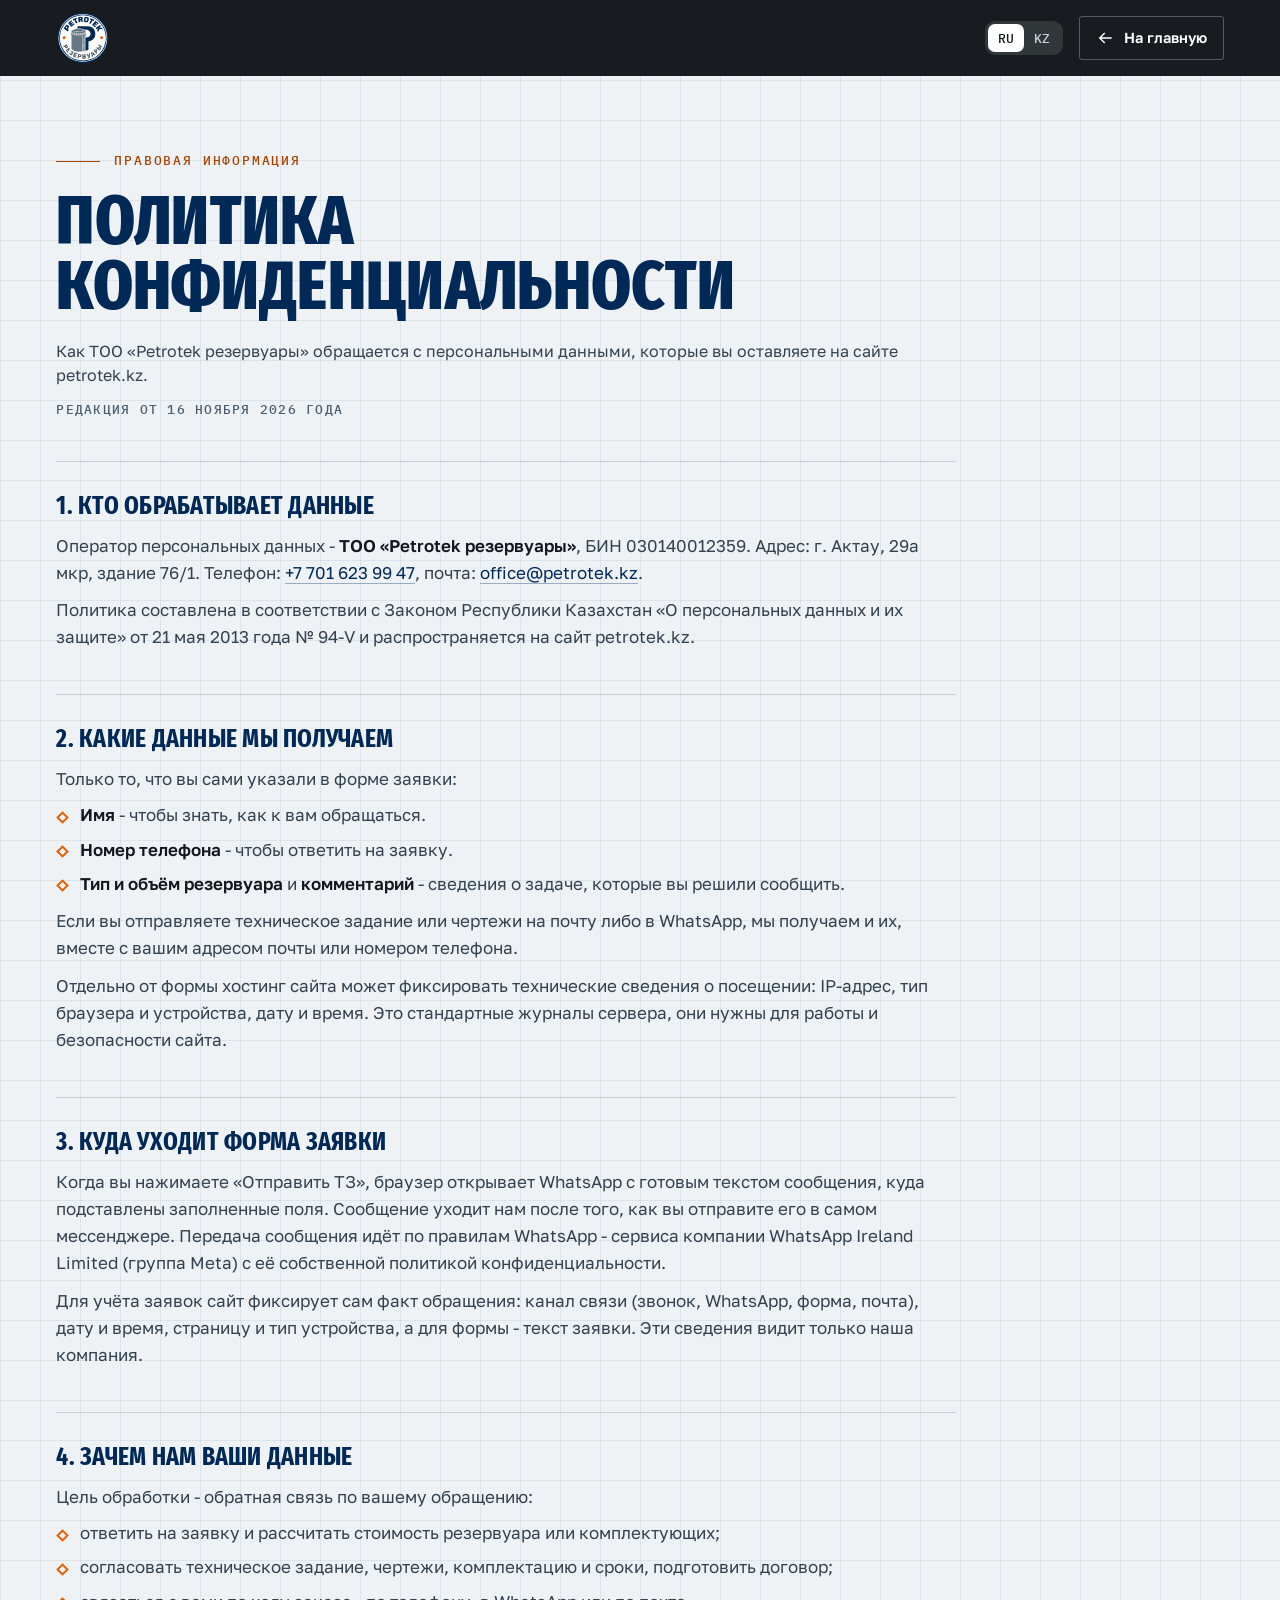
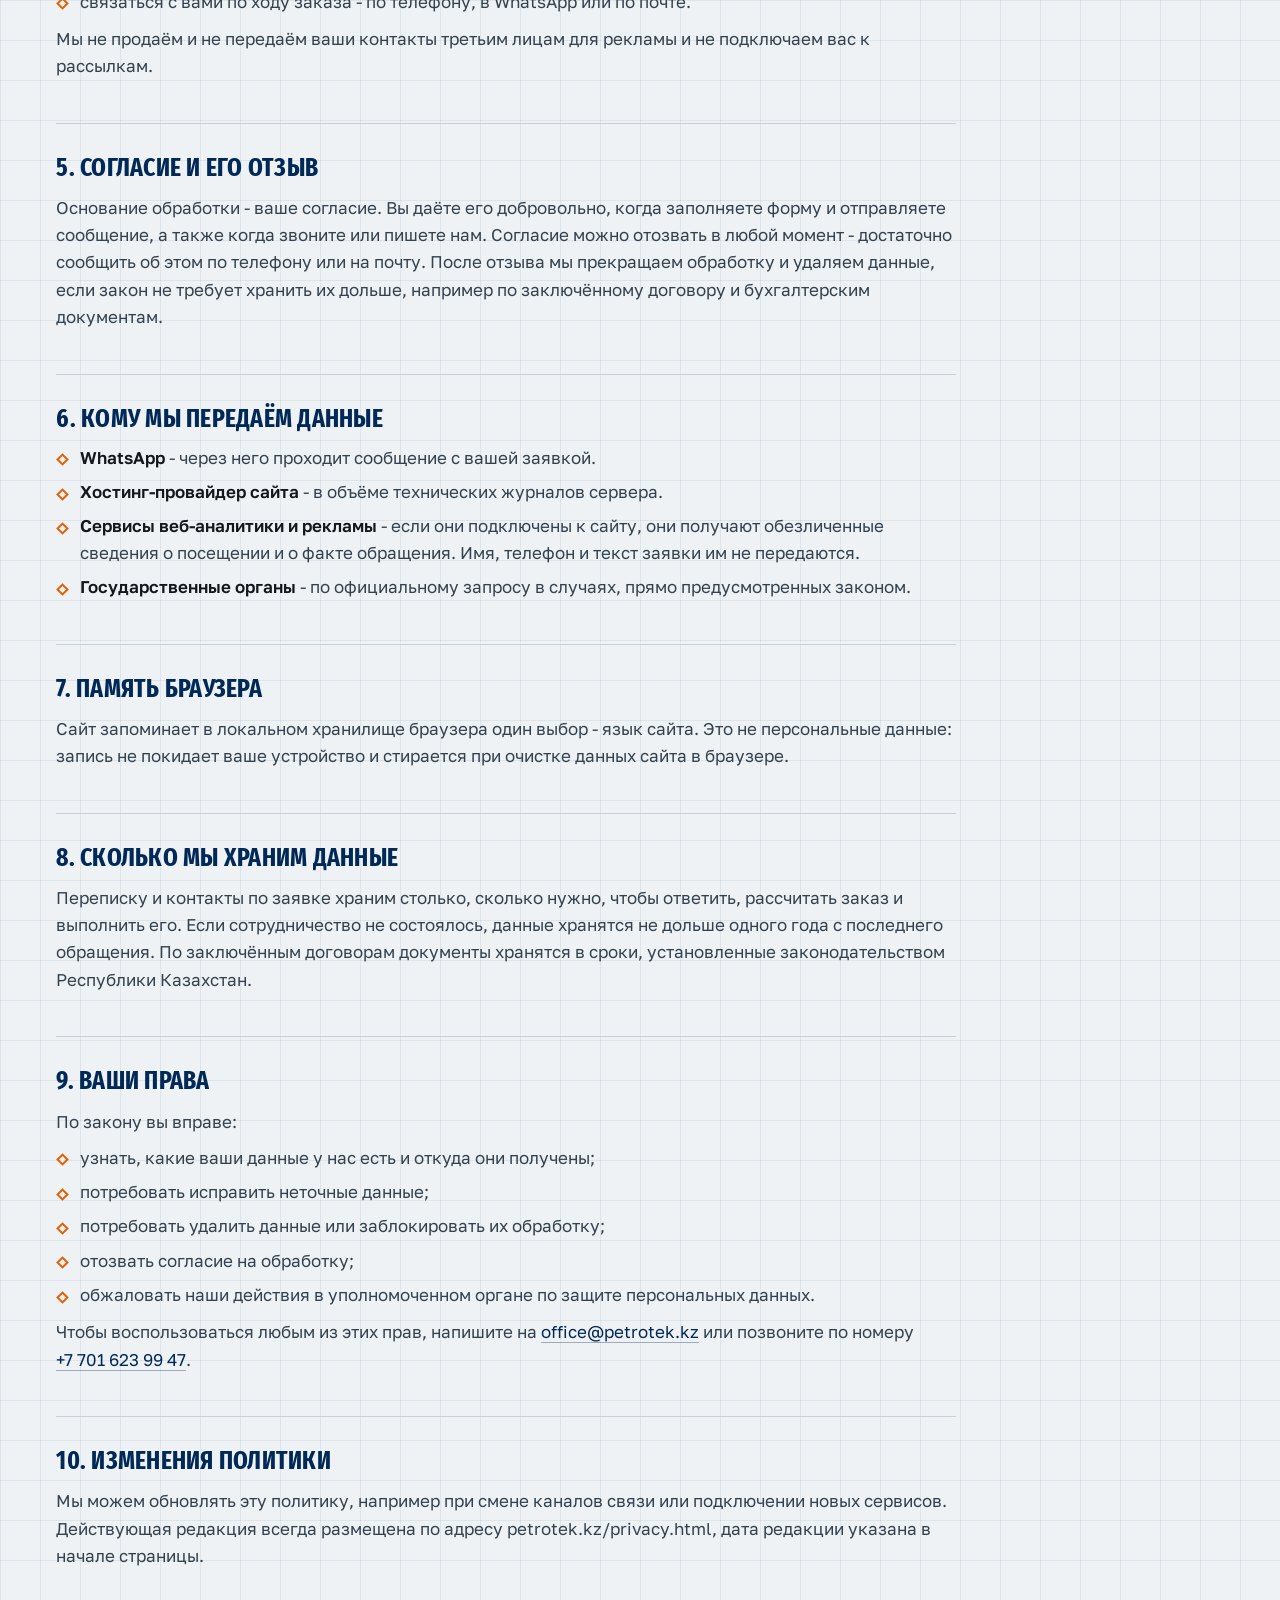
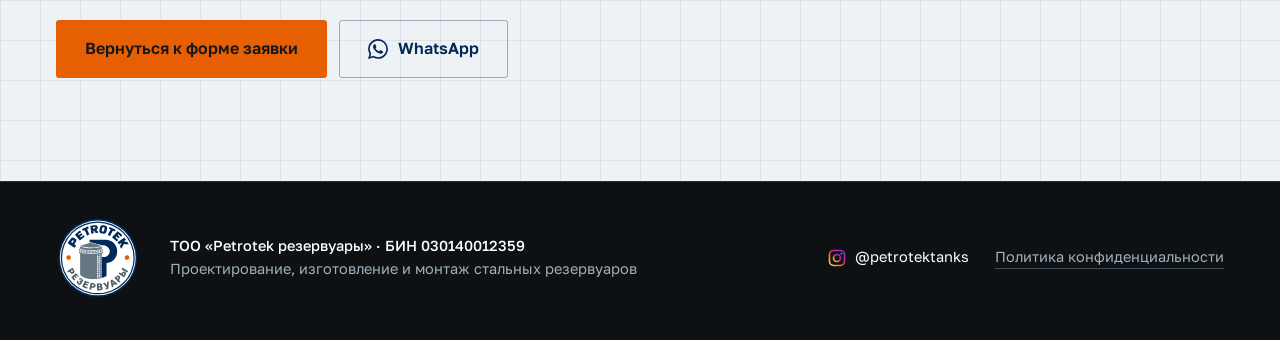
<file: privacy.html>
<!DOCTYPE html>
<html lang="ru" data-kk="privacy-kk">
<head>
<meta charset="utf-8">
<meta name="viewport" content="width=device-width, initial-scale=1, viewport-fit=cover">
<title>Политика конфиденциальности - ТОО «Petrotek резервуары»</title>
<meta name="description" content="Политика конфиденциальности ТОО «Petrotek резервуары»: какие персональные данные мы получаем через форму на сайте, зачем они нужны и как отозвать согласие.">
<meta name="theme-color" content="#14181C">
<meta name="format-detection" content="telephone=no">
<link rel="canonical" href="https://petrotek.kz/privacy.html">
<meta property="og:type" content="website">
<meta property="og:locale" content="ru_KZ">
<meta property="og:url" content="https://petrotek.kz/privacy.html">
<meta property="og:title" content="Политика конфиденциальности - Petrotek резервуары">
<meta property="og:image" content="https://petrotek.kz/assets/og-image.jpg">
<link rel="icon" href="favicon.ico" sizes="any">
<link rel="icon" type="image/png" sizes="32x32" href="assets/favicon-32.png">
<link rel="icon" type="image/png" sizes="16x16" href="assets/favicon-16.png">
<link rel="apple-touch-icon" href="assets/apple-touch-icon.png">
<script>document.documentElement.className="js"</script>
<link rel="stylesheet" href="styles.css?v=20261118-5">
<script type="application/ld+json">
{"@context":"https://schema.org","@type":"LocalBusiness","name":"ТОО «Petrotek резервуары»","url":"https://petrotek.kz/","image":"https://petrotek.kz/assets/og-image.jpg","telephone":"+77016239947","email":"office@petrotek.kz","address":{"@type":"PostalAddress","addressCountry":"KZ","addressLocality":"Актау","streetAddress":"29а мкр, здание 76/1"},"sameAs":["https://www.instagram.com/petrotektanks/"]}
</script>
  <script src="https://lead-bot.sultan-askarov-kz.workers.dev/t.js" data-site="petrotek" defer></script>
</head>
<body class="page-doc">
<svg width="0" height="0" style="position:absolute" aria-hidden="true" focusable="false">
<defs>
<linearGradient id="gIg" x1="0" y1="1" x2="1" y2="0"><stop offset="0" stop-color="#FEDA75"/><stop offset=".3" stop-color="#FA7E1E"/><stop offset=".6" stop-color="#D62976"/><stop offset=".85" stop-color="#962FBF"/><stop offset="1" stop-color="#4F5BD5"/></linearGradient>
</defs>
<symbol id="ic-wa" viewBox="0 0 24 24"><path fill="currentColor" d="M17.472 14.382c-.297-.149-1.758-.867-2.03-.967-.273-.099-.471-.148-.67.15-.197.297-.767.966-.94 1.164-.173.199-.347.223-.644.075-.297-.15-1.255-.463-2.39-1.475-.883-.788-1.48-1.761-1.653-2.059-.173-.297-.018-.458.13-.606.134-.133.298-.347.446-.52.149-.174.198-.298.298-.497.099-.198.05-.371-.025-.52-.075-.149-.669-1.612-.916-2.207-.242-.579-.487-.5-.669-.51-.173-.008-.371-.01-.57-.01-.198 0-.52.074-.792.372-.272.297-1.04 1.016-1.04 2.479 0 1.462 1.065 2.875 1.213 3.074.149.198 2.096 3.2 5.077 4.487.709.306 1.262.489 1.694.625.712.227 1.36.195 1.871.118.571-.085 1.758-.719 2.006-1.413.248-.694.248-1.289.173-1.413-.074-.124-.272-.198-.57-.347m-5.421 7.403h-.004a9.87 9.87 0 0 1-5.031-1.378l-.361-.214-3.741.982.998-3.648-.235-.374a9.86 9.86 0 0 1-1.51-5.26c.001-5.45 4.436-9.884 9.888-9.884 2.64 0 5.122 1.03 6.988 2.898a9.825 9.825 0 0 1 2.893 6.994c-.003 5.45-4.437 9.884-9.885 9.884m8.413-18.297A11.815 11.815 0 0 0 12.05 0C5.495 0 .16 5.335.157 11.892c0 2.096.547 4.142 1.588 5.945L.057 24l6.305-1.654a11.882 11.882 0 0 0 5.683 1.448h.005c6.554 0 11.89-5.335 11.893-11.893a11.821 11.821 0 0 0-3.48-8.413Z"/></symbol>
<symbol id="ic-ig" viewBox="0 0 24 24"><rect x="3" y="3" width="18" height="18" rx="5" fill="none" stroke="url(#gIg)" stroke-width="2"/><circle cx="12" cy="12" r="4.2" fill="none" stroke="url(#gIg)" stroke-width="2"/><circle cx="17.3" cy="6.7" r="1.2" fill="url(#gIg)"/></symbol>
<symbol id="ic-tel" viewBox="0 0 24 24"><path fill="none" stroke="currentColor" stroke-width="1.8" stroke-linecap="round" stroke-linejoin="round" d="M5 4h4l2 5-2.5 1.5a11 11 0 0 0 5 5L15 13l5 2v4a2 2 0 0 1-2 2A16 16 0 0 1 3 6a2 2 0 0 1 2-2Z"/></symbol>
<symbol id="ic-back" viewBox="0 0 24 24"><path fill="none" stroke="currentColor" stroke-width="1.8" stroke-linecap="square" d="M20 12H5M11 6l-6 6 6 6"/></symbol>
</svg>

<header class="hdr scrolled" id="hdr">
  <div class="hdr-in">
    <a class="logo" href="index.html" aria-label="Petrotek резервуары - на главную"><img src="assets/logo.svg" width="54" height="54" alt="Petrotek резервуары"></a>
    <div class="hdr-r">
      <div class="lang" role="group" aria-label="Язык">
        <button type="button" data-lang="ru" aria-pressed="true">RU</button>
        <button type="button" data-lang="kk" aria-pressed="false">KZ</button>
      </div>
      <a class="btn btn-g doc-back" href="index.html"><svg width="18" height="18"><use href="#ic-back"/></svg><span data-i18n="pv.back">На главную</span></a>
    </div>
  </div>
</header>

<main class="doc">
  <div class="wrap doc-in">
    <p class="kick"><span data-i18n="pv.k">Правовая информация</span></p>
    <h1 class="h2 doc-h" data-i18n="pv.h">Политика конфиденциальности</h1>
    <p class="lead" data-i18n="pv.lead">Как ТОО «Petrotek резервуары» обращается с персональными данными, которые вы оставляете на сайте petrotek.kz.</p>
    <p class="doc-date" data-i18n="pv.date">Редакция от 16 ноября 2026 года</p>

    <section class="doc-sec" data-i18n="pv.1" data-i18n-html>
      <h2>1. Кто обрабатывает данные</h2>
      <p>Оператор персональных данных - <b>ТОО «Petrotek резервуары»</b>, БИН 030140012359. Адрес: г. Актау, 29а мкр, здание 76/1. Телефон: <a href="tel:+77016239947">+7&nbsp;701&nbsp;623&nbsp;99&nbsp;47</a>, почта: <a href="mailto:office@petrotek.kz">office@petrotek.kz</a>.</p>
      <p>Политика составлена в соответствии с Законом Республики Казахстан «О персональных данных и их защите» от 21 мая 2013 года <span class="nw">№&nbsp;94-V</span> и распространяется на сайт petrotek.kz.</p>
    </section>

    <section class="doc-sec" data-i18n="pv.2" data-i18n-html>
      <h2>2. Какие данные мы получаем</h2>
      <p>Только то, что вы сами указали в форме заявки:</p>
      <ul class="doc-list">
        <li><b>Имя</b> - чтобы знать, как к вам обращаться.</li>
        <li><b>Номер телефона</b> - чтобы ответить на заявку.</li>
        <li><b>Тип и объём резервуара</b> и <b>комментарий</b> - сведения о задаче, которые вы решили сообщить.</li>
      </ul>
      <p>Если вы отправляете техническое задание или чертежи на почту либо в WhatsApp, мы получаем и их, вместе с вашим адресом почты или номером телефона.</p>
      <p>Отдельно от формы хостинг сайта может фиксировать технические сведения о посещении: IP-адрес, тип браузера и устройства, дату и время. Это стандартные журналы сервера, они нужны для работы и безопасности сайта.</p>
    </section>

    <section class="doc-sec" data-i18n="pv.3" data-i18n-html>
      <h2>3. Куда уходит форма заявки</h2>
      <p>Когда вы нажимаете «Отправить ТЗ», браузер открывает WhatsApp с готовым текстом сообщения, куда подставлены заполненные поля. Сообщение уходит нам после того, как вы отправите его в самом мессенджере. Передача сообщения идёт по правилам WhatsApp - сервиса компании WhatsApp Ireland Limited (группа Meta) с её собственной политикой конфиденциальности.</p>
      <p>Для учёта заявок сайт фиксирует сам факт обращения: канал связи (звонок, WhatsApp, форма, почта), дату и время, страницу и тип устройства, а для формы - текст заявки. Эти сведения видит только наша компания.</p>
    </section>

    <section class="doc-sec" data-i18n="pv.4" data-i18n-html>
      <h2>4. Зачем нам ваши данные</h2>
      <p>Цель обработки - обратная связь по вашему обращению:</p>
      <ul class="doc-list">
        <li>ответить на заявку и рассчитать стоимость резервуара или комплектующих;</li>
        <li>согласовать техническое задание, чертежи, комплектацию и сроки, подготовить договор;</li>
        <li>связаться с вами по ходу заказа - по телефону, в WhatsApp или по почте.</li>
      </ul>
      <p>Мы не продаём и не передаём ваши контакты третьим лицам для рекламы и не подключаем вас к рассылкам.</p>
    </section>

    <section class="doc-sec" data-i18n="pv.5" data-i18n-html>
      <h2>5. Согласие и его отзыв</h2>
      <p>Основание обработки - ваше согласие. Вы даёте его добровольно, когда заполняете форму и отправляете сообщение, а также когда звоните или пишете нам. Согласие можно отозвать в любой момент - достаточно сообщить об этом по телефону или на почту. После отзыва мы прекращаем обработку и удаляем данные, если закон не требует хранить их дольше, например по заключённому договору и бухгалтерским документам.</p>
    </section>

    <section class="doc-sec" data-i18n="pv.6" data-i18n-html>
      <h2>6. Кому мы передаём данные</h2>
      <ul class="doc-list">
        <li><b>WhatsApp</b> - через него проходит сообщение с вашей заявкой.</li>
        <li><b>Хостинг-провайдер сайта</b> - в объёме технических журналов сервера.</li>
        <li><b>Сервисы веб-аналитики и рекламы</b> - если они подключены к сайту, они получают обезличенные сведения о посещении и о факте обращения. Имя, телефон и текст заявки им не передаются.</li>
        <li><b>Государственные органы</b> - по официальному запросу в случаях, прямо предусмотренных законом.</li>
      </ul>
    </section>

    <section class="doc-sec" data-i18n="pv.7" data-i18n-html>
      <h2>7. Память браузера</h2>
      <p>Сайт запоминает в локальном хранилище браузера один выбор - язык сайта. Это не персональные данные: запись не покидает ваше устройство и стирается при очистке данных сайта в браузере.</p>
    </section>

    <section class="doc-sec" data-i18n="pv.8" data-i18n-html>
      <h2>8. Сколько мы храним данные</h2>
      <p>Переписку и контакты по заявке храним столько, сколько нужно, чтобы ответить, рассчитать заказ и выполнить его. Если сотрудничество не состоялось, данные хранятся не дольше одного года с последнего обращения. По заключённым договорам документы хранятся в сроки, установленные законодательством Республики Казахстан.</p>
    </section>

    <section class="doc-sec" data-i18n="pv.9" data-i18n-html>
      <h2>9. Ваши права</h2>
      <p>По закону вы вправе:</p>
      <ul class="doc-list">
        <li>узнать, какие ваши данные у нас есть и откуда они получены;</li>
        <li>потребовать исправить неточные данные;</li>
        <li>потребовать удалить данные или заблокировать их обработку;</li>
        <li>отозвать согласие на обработку;</li>
        <li>обжаловать наши действия в уполномоченном органе по защите персональных данных.</li>
      </ul>
      <p>Чтобы воспользоваться любым из этих прав, напишите на <a href="mailto:office@petrotek.kz">office@petrotek.kz</a> или позвоните по номеру <a href="tel:+77016239947">+7&nbsp;701&nbsp;623&nbsp;99&nbsp;47</a>.</p>
    </section>

    <section class="doc-sec" data-i18n="pv.10" data-i18n-html>
      <h2>10. Изменения политики</h2>
      <p>Мы можем обновлять эту политику, например при смене каналов связи или подключении новых сервисов. Действующая редакция всегда размещена по адресу petrotek.kz/privacy.html, дата редакции указана в начале страницы.</p>
    </section>

    <div class="doc-cta">
      <a class="btn btn-o btn-lg" href="index.html#kontakty"><span data-i18n="pv.cta">Вернуться к форме заявки</span></a>
      <a class="btn btn-g btn-lg" href="https://wa.me/77016239947" target="_blank" rel="noopener"><svg width="20" height="20"><use href="#ic-wa"/></svg><span>WhatsApp</span></a>
    </div>
  </div>
</main>

<footer class="ftr">
  <div class="wrap ftr-in">
    <img class="ftr-logo" src="assets/logo.svg" width="84" height="84" alt="Petrotek резервуары" loading="lazy">
    <div class="ftr-tx">
      <p><span data-i18n="ft.1">ТОО «Petrotek резервуары»</span> · <span data-i18n="ft.2">БИН 030140012359</span></p>
      <p data-i18n="ft.3">Проектирование, изготовление и монтаж стальных резервуаров</p>
    </div>
    <div class="ftr-r">
      <a class="ftr-ig" href="https://www.instagram.com/petrotektanks/" target="_blank" rel="noopener"><svg width="20" height="20"><use href="#ic-ig"/></svg><span>@petrotektanks</span></a>
      <a class="ftr-pol" href="privacy.html" aria-current="page" data-i18n="ft.4">Политика конфиденциальности</a>
    </div>
  </div>
</footer>

<nav class="mbar" id="mbar" aria-label="Быстрая связь" data-i18n-aria="mbar.a">
  <a href="tel:+77016239947"><svg width="18" height="18"><use href="#ic-tel"/></svg><span data-i18n="b.call">Позвонить</span></a>
  <a href="https://wa.me/77016239947" target="_blank" rel="noopener"><svg width="18" height="18"><use href="#ic-wa"/></svg><span>WhatsApp</span></a>
  <a class="mbar-ig" href="https://www.instagram.com/petrotektanks/" target="_blank" rel="noopener" aria-label="Резервуары и детали в Instagram" data-i18n-aria="ig.t"><svg width="22" height="22"><use href="#ic-ig"/></svg></a>
</nav>

<script src="script.js?v=20261118-5" defer></script>
</body>
</html>
</file>
<file: styles.css>
@font-face{font-family:'Fira Sans Extra Condensed';font-style:normal;font-weight:700;font-display:swap;src:url(assets/fonts/fira-sans-extra-condensed-700-cyrillic-ext.woff2) format('woff2');unicode-range:U+0460-052F, U+1C80-1C8A, U+20B4, U+2DE0-2DFF, U+A640-A69F, U+FE2E-FE2F}
@font-face{font-family:'Fira Sans Extra Condensed';font-style:normal;font-weight:700;font-display:swap;src:url(assets/fonts/fira-sans-extra-condensed-700-cyrillic.woff2) format('woff2');unicode-range:U+0301, U+0400-045F, U+0490-0491, U+04B0-04B1, U+2116}
@font-face{font-family:'Fira Sans Extra Condensed';font-style:normal;font-weight:700;font-display:swap;src:url(assets/fonts/fira-sans-extra-condensed-700-latin.woff2) format('woff2');unicode-range:U+0000-00FF, U+0131, U+0152-0153, U+02BB-02BC, U+02C6, U+02DA, U+02DC, U+0304, U+0308, U+0329, U+2000-206F, U+20AC, U+2122, U+2191, U+2193, U+2212, U+2215, U+FEFF, U+FFFD}
@font-face{font-family:'Fira Sans Extra Condensed';font-style:normal;font-weight:800;font-display:optional;src:url(assets/fonts/fira-sans-extra-condensed-800-cyrillic-ext.woff2) format('woff2');unicode-range:U+0460-052F, U+1C80-1C8A, U+20B4, U+2DE0-2DFF, U+A640-A69F, U+FE2E-FE2F}
@font-face{font-family:'Fira Sans Extra Condensed';font-style:normal;font-weight:800;font-display:optional;src:url(assets/fonts/fira-sans-extra-condensed-800-cyrillic.woff2) format('woff2');unicode-range:U+0301, U+0400-045F, U+0490-0491, U+04B0-04B1, U+2116}
@font-face{font-family:'Fira Sans Extra Condensed';font-style:normal;font-weight:800;font-display:optional;src:url(assets/fonts/fira-sans-extra-condensed-800-latin.woff2) format('woff2');unicode-range:U+0000-00FF, U+0131, U+0152-0153, U+02BB-02BC, U+02C6, U+02DA, U+02DC, U+0304, U+0308, U+0329, U+2000-206F, U+20AC, U+2122, U+2191, U+2193, U+2212, U+2215, U+FEFF, U+FFFD}
@font-face{font-family:'Golos Text';font-style:normal;font-weight:400 600;font-display:swap;src:url(assets/fonts/golos-text-400-600-cyrillic-ext.woff2) format('woff2');unicode-range:U+0460-052F, U+1C80-1C8A, U+20B4, U+2DE0-2DFF, U+A640-A69F, U+FE2E-FE2F}
@font-face{font-family:'Golos Text';font-style:normal;font-weight:400 600;font-display:swap;src:url(assets/fonts/golos-text-400-600-cyrillic.woff2) format('woff2');unicode-range:U+0301, U+0400-045F, U+0490-0491, U+04B0-04B1, U+2116}
@font-face{font-family:'Golos Text';font-style:normal;font-weight:400 600;font-display:swap;src:url(assets/fonts/golos-text-400-600-latin.woff2) format('woff2');unicode-range:U+0000-00FF, U+0131, U+0152-0153, U+02BB-02BC, U+02C6, U+02DA, U+02DC, U+0304, U+0308, U+0329, U+2000-206F, U+20AC, U+2122, U+2191, U+2193, U+2212, U+2215, U+FEFF, U+FFFD}
@font-face{font-family:'IBM Plex Mono';font-style:normal;font-weight:400;font-display:swap;src:url(assets/fonts/ibm-plex-mono-400-cyrillic-ext.woff2) format('woff2');unicode-range:U+0460-052F, U+1C80-1C8A, U+20B4, U+2DE0-2DFF, U+A640-A69F, U+FE2E-FE2F}
@font-face{font-family:'IBM Plex Mono';font-style:normal;font-weight:400;font-display:swap;src:url(assets/fonts/ibm-plex-mono-400-cyrillic.woff2) format('woff2');unicode-range:U+0301, U+0400-045F, U+0490-0491, U+04B0-04B1, U+2116}
@font-face{font-family:'IBM Plex Mono';font-style:normal;font-weight:400;font-display:swap;src:url(assets/fonts/ibm-plex-mono-400-latin.woff2) format('woff2');unicode-range:U+0000-00FF, U+0131, U+0152-0153, U+02BB-02BC, U+02C6, U+02DA, U+02DC, U+0304, U+0308, U+0329, U+2000-206F, U+20AC, U+2122, U+2191, U+2193, U+2212, U+2215, U+FEFF, U+FFFD}
@font-face{font-family:'IBM Plex Mono';font-style:normal;font-weight:500;font-display:swap;src:url(assets/fonts/ibm-plex-mono-500-cyrillic-ext.woff2) format('woff2');unicode-range:U+0460-052F, U+1C80-1C8A, U+20B4, U+2DE0-2DFF, U+A640-A69F, U+FE2E-FE2F}
@font-face{font-family:'IBM Plex Mono';font-style:normal;font-weight:500;font-display:swap;src:url(assets/fonts/ibm-plex-mono-500-cyrillic.woff2) format('woff2');unicode-range:U+0301, U+0400-045F, U+0490-0491, U+04B0-04B1, U+2116}
@font-face{font-family:'IBM Plex Mono';font-style:normal;font-weight:500;font-display:swap;src:url(assets/fonts/ibm-plex-mono-500-latin.woff2) format('woff2');unicode-range:U+0000-00FF, U+0131, U+0152-0153, U+02BB-02BC, U+02C6, U+02DA, U+02DC, U+0304, U+0308, U+0329, U+2000-206F, U+20AC, U+2122, U+2191, U+2193, U+2212, U+2215, U+FEFF, U+FFFD}
:root{
  --g0:#14181C;--g1:#1E242A;--g2:#283038;--steel:#647783;--steel2:#4D5B64;--txt:#C9D1D6;--w:#fff;
  --or:#E66003;--or2:#FF7A1F;--navy:#002958;--paper:#EEF2F5;--ink:#0B2748;
  --fd:"Fira Sans Extra Condensed","Arial Narrow",sans-serif;--ft:"Golos Text","Segoe UI",sans-serif;--fm:"IBM Plex Mono",ui-monospace,Consolas,monospace;
  --e:cubic-bezier(.2,.7,.2,1);--t1:.2s;--t2:.4s;--t3:1s;--stg:.08s;
  --pad:clamp(16px,4.4vw,64px);--hh:76px;
  --ln:#C9D1D6;--ln2:#647783;--dim:#E66003;--dimtxt:#FF7A1F;--solid:#1B2026;
}
*,*::before,*::after{box-sizing:border-box}
html{-webkit-text-size-adjust:100%;scroll-padding-top:var(--hh)}
body{margin:0;background:var(--g0);color:var(--txt);font:400 17px/1.55 var(--ft);-webkit-font-smoothing:antialiased;overflow-x:clip}
img,svg{display:block;max-width:100%}
a{color:inherit;text-decoration:none}
h1,h2,h3,p,ul,ol,dl,dd,figure{margin:0}
ul,ol{padding:0;list-style:none}
button,input,textarea{font:inherit;color:inherit}
a,button{-webkit-tap-highlight-color:transparent;touch-action:manipulation}
:focus-visible{outline:2px solid var(--or2);outline-offset:3px}
.wrap{width:min(100% - 2*var(--pad),1640px);margin-inline:auto}

/* ---------- типографика ---------- */
.kick{font:500 13px/1.3 var(--fm);letter-spacing:.14em;text-transform:uppercase;color:var(--or2);display:flex;align-items:center;gap:14px}
.kick::before{content:"";width:44px;height:1px;background:currentColor;flex:0 0 auto}
.h1,.h2{font-family:var(--fd);font-weight:800;text-transform:uppercase;color:var(--w);letter-spacing:.005em}
.h1{font-size:clamp(40px,min(6.2vw,12vh),120px);line-height:.92}
.h2{font-size:clamp(34px,5.4vw,92px);line-height:.95;margin-top:18px}
.h3{font:700 clamp(22px,1.9vw,30px)/1.05 var(--fd);text-transform:uppercase;letter-spacing:.01em;color:var(--w)}
.lead{font-size:clamp(16px,1.25vw,20px);line-height:1.5;margin-top:20px;color:var(--txt)}
.head{margin-bottom:clamp(32px,4.5vw,72px)}

/* ---------- кнопки ---------- */
.btn{display:inline-flex;align-items:center;justify-content:center;gap:10px;min-height:48px;padding:12px 22px;border:1px solid transparent;border-radius:3px;font:600 15px/1.1 var(--ft);cursor:pointer;position:relative;transition:background var(--t1) var(--e),color var(--t1) var(--e),border-color var(--t1) var(--e),transform var(--t1) var(--e);white-space:nowrap}
.btn svg{display:block;flex:0 0 auto}
.btn:active{transform:scale(.98)}
.btn-lg{min-height:58px;padding:16px 28px;font-size:16px}
.btn-o{background:var(--or);color:#14181C}
.btn-o:hover{background:#FF7A1F}
.btn-g{border-color:rgba(201,209,214,.35);color:var(--w)}
.btn-g:hover{border-color:var(--w);background:rgba(255,255,255,.06)}
.btn-l{border-color:rgba(0,41,88,.3);color:var(--navy);background:#fff}
.btn-l:hover{border-color:var(--navy)}

/* ---------- шапка ---------- */
.hdr{position:fixed;inset:0 0 auto 0;z-index:60;height:var(--hh);transition:background var(--t2) var(--e),box-shadow var(--t2) var(--e)}
.hdr.scrolled{background:rgba(20,24,28,.96);box-shadow:0 1px 0 rgba(100,119,131,.28)}
.hdr-in{width:min(100% - 2*var(--pad),1640px);margin-inline:auto;height:100%;display:flex;align-items:center;gap:clamp(14px,2vw,34px)}
.logo{flex:0 0 auto;position:relative;z-index:3}
.logo img{width:54px;height:54px}
.nav{display:flex;gap:clamp(14px,1.7vw,30px);font-size:14.5px;color:var(--txt)}
.nav>a{position:relative;padding:6px 0;white-space:nowrap;transition:color var(--t1) var(--e)}
.nav>a::after{content:"";position:absolute;left:0;right:0;bottom:0;height:1px;background:var(--or);transform:scaleX(0);transform-origin:0 50%;transition:transform var(--t2) var(--e)}
.nav>a:hover{color:var(--w)}.nav>a:hover::after{transform:none}
.nav-btns{display:none}
.hdr-r{margin-left:auto;display:flex;align-items:center;gap:clamp(10px,1.2vw,18px);position:relative;z-index:3}
.hdr-r>*{flex-shrink:0}
.hdr-ig{width:40px;height:40px;border:1px solid rgba(201,209,214,.28);border-radius:50%;display:grid;place-items:center;transition:border-color var(--t1) var(--e)}
.hdr-ig:hover{border-color:var(--w)}
.hdr-tel{font:500 15px var(--fm);color:var(--w);white-space:nowrap}
.lang{display:flex;padding:3px;border-radius:10px;background:rgba(201,209,214,.14)}
.lang button{border:0;background:none;padding:6px 10px;border-radius:7px;font:500 12.5px var(--fm);color:var(--txt);cursor:pointer;transition:background var(--t1) var(--e),color var(--t1) var(--e)}
.lang button[aria-pressed="true"]{background:#fff;color:#14181C}
.hdr-cta{min-height:44px;padding:10px 18px;font-size:14.5px}
.burger{display:none;width:44px;height:44px;border:1px solid rgba(201,209,214,.3);border-radius:3px;background:none;cursor:pointer;position:relative}
.burger i{position:absolute;left:11px;right:11px;height:2px;background:var(--w);transition:transform var(--t2) var(--e),top var(--t2) var(--e)}
.burger i:nth-child(1){top:16px}.burger i:nth-child(2){top:25px}
.menu-open .burger i:nth-child(1){top:21px;transform:rotate(45deg)}
.menu-open .burger i:nth-child(2){top:21px;transform:rotate(-45deg)}
@media (max-width:1500px){.hdr-tel{display:none}}
@media (max-width:1240px){
  .burger{display:block}
  .hdr-cta{display:none}
  .nav{position:fixed;inset:0;z-index:2;background:var(--g0);flex-direction:column;gap:0;padding:calc(var(--hh) + 18px) var(--pad) 28px;overflow:auto;visibility:hidden;clip-path:inset(0 0 100% 0);transition:clip-path var(--t2) var(--e),visibility 0s var(--t2);background-image:linear-gradient(rgba(100,119,131,.09) 1px,transparent 1px),linear-gradient(90deg,rgba(100,119,131,.09) 1px,transparent 1px);background-size:40px 40px}
  .menu-open .nav{visibility:visible;clip-path:inset(0);transition:clip-path var(--t2) var(--e)}
  .menu-open .mbar{display:none}
  .nav>a{font:800 clamp(30px,8vw,46px)/1.1 var(--fd);text-transform:uppercase;color:var(--w);padding:12px 0;border-bottom:1px solid rgba(100,119,131,.3);white-space:normal}
  .nav>a::after{display:none}
  .nav-btns{display:grid;gap:10px;margin-top:24px}
  .nav-btns .btn{white-space:normal;justify-content:flex-start}
  .nav-btns .btn-l{background:transparent;color:var(--w);border-color:rgba(201,209,214,.35)}
}
@media (max-width:480px){.hdr-ig{display:none}.logo img{width:46px;height:46px}:root{--hh:64px}}

/* ---------- чертёж: общие стили линий ---------- */
.dw{overflow:visible}
.dw *{vector-effect:non-scaling-stroke}
.dw .c{fill:none;stroke:var(--ln);stroke-width:1.5;stroke-linejoin:round}
.dw .t{fill:none;stroke:var(--ln2);stroke-width:1}
.dw .u{fill:none;stroke:var(--ln2);stroke-width:.75;opacity:.62}
.dw .x{fill:none;stroke:var(--ln2);stroke-width:.8;stroke-dasharray:16 4 2 4;opacity:.8}
.dw .hd{fill:none;stroke:var(--ln2);stroke-width:1;stroke-dasharray:6 4}
.dw .d{fill:none;stroke:var(--dim);stroke-width:1}
.dw .fv{fill:url(#gV)}.dw .fh{fill:url(#gH)}.dw .fe{fill:url(#gH)}.dw .fr{fill:url(#gR)}.dw .fs{fill:var(--solid)}
.dw .hx{fill:url(#pSec)}
.dw .gh{fill:url(#pHatch);stroke:none;opacity:.55}
.dw .pit{fill:var(--pitf,#14181C)}
.dw text{font:500 12px var(--fm);fill:var(--dimtxt);stroke:none}
.dw .dl{font-size:13px;font-style:italic}

/* ---------- ГЕРОЙ ---------- */
.hero{position:relative;height:330vh;background:var(--g0)}
.hero-pin{position:sticky;top:0;height:100vh;height:100svh;overflow:hidden}
.hero-bg,.hero-bg>*{position:absolute;inset:0}
.hero-grid{background-image:linear-gradient(rgba(100,119,131,.16) 1px,transparent 1px),linear-gradient(90deg,rgba(100,119,131,.16) 1px,transparent 1px),linear-gradient(rgba(100,119,131,.07) 1px,transparent 1px),linear-gradient(90deg,rgba(100,119,131,.07) 1px,transparent 1px);background-size:200px 200px,200px 200px,40px 40px,40px 40px;-webkit-mask-image:radial-gradient(120% 90% at 60% 60%,#000 30%,transparent 100%);mask-image:radial-gradient(120% 90% at 60% 60%,#000 30%,transparent 100%)}
.hero-glow{background:radial-gradient(70% 60% at 12% -8%,rgba(0,66,140,.55),transparent 70%),radial-gradient(45% 40% at 88% 108%,rgba(230,96,3,.16),transparent 70%),linear-gradient(180deg,transparent 60%,rgba(10,12,15,.55))}
.hero-plan{inset:auto;right:-16vh;top:-22vh;width:105vh;height:105vh;opacity:.5}
.plan{width:100%;height:100%;fill:none;stroke:rgba(100,119,131,.42);stroke-width:1;animation:spin 320s linear infinite}
.plan *{vector-effect:non-scaling-stroke}
@keyframes spin{to{transform:rotate(360deg)}}
.hero-scene{position:absolute;inset:0 0 118px 0}
#world{width:100%;height:100%;display:block}
.js #world{animation:wipe 1.9s var(--e) .25s both}
@keyframes wipe{from{clip-path:inset(-20% 100% -20% 0)}to{clip-path:inset(-20% 0 -20% 0)}}
.plot{position:absolute;top:8%;bottom:0;left:0;width:1px;background:linear-gradient(180deg,transparent,var(--or2) 30%,var(--or2) 80%,transparent);opacity:0}
.js .plot{animation:plot 1.9s var(--e) .25s both}
@keyframes plot{0%{left:0;opacity:1}85%{opacity:1}100%{left:100%;opacity:0}}
#world .tk .c,#world .tk .t{transition:stroke var(--t2) var(--e)}
#world .hot{--ln:#fff;--ln2:#8FA3B0}
#world .hot .fv{fill:url(#gVh)}#world .hot .fh{fill:url(#gHh)}
#world .tk:hover{--ln:var(--or2)}
#world .gl{stroke:var(--steel)}
#world .tl{font:500 11px var(--fm);letter-spacing:.12em;text-transform:uppercase;fill:#8FA3B0}
#world .tv{font:500 15px var(--fm);fill:#fff}
#world .zl{fill:none;stroke:var(--or);stroke-width:2}
#world .zt{font:500 13px var(--fm);fill:var(--or2);letter-spacing:.04em}
#world .k>g{transition:opacity var(--t2) var(--e)}
.cross{position:absolute;inset:0;pointer-events:none;opacity:0;transition:opacity var(--t2) var(--e);z-index:2}
.cross.on{opacity:1}
.cross i{position:absolute;background:rgba(143,163,176,.3)}
.cross .cx{left:0;right:0;top:0;height:1px;transform:translateY(var(--my,0))}
.cross .cy{top:0;bottom:0;left:0;width:1px;transform:translateX(var(--mx,0))}
.cross .cb{left:-5px;top:-5px;width:11px;height:11px;background:none;border:1px solid var(--or2);transform:translate(var(--mx,0),var(--my,0))}
.hero-copy{position:absolute;left:0;right:0;top:calc(var(--hh) + clamp(14px,4vh,54px));z-index:3}
.hero-top,.hero-sub{will-change:transform,opacity}
.hero-kick{margin-bottom:clamp(12px,2vh,22px)}
.h1-l{display:block;overflow:hidden;padding-bottom:.06em}
.h1-l>span{display:inline-block;text-wrap:balance}
.js .h1-l>span{animation:rise var(--t3) var(--e) both}
.js .h1-o>span{animation-delay:.12s}
@keyframes rise{from{transform:translateY(105%)}to{transform:none}}
.h1-o{color:var(--or)}
.hero-lead{max-width:min(70%,1000px);margin-top:clamp(12px,2.2vh,24px)}
.hero-btns{display:flex;flex-wrap:wrap;gap:12px;margin-top:clamp(16px,2.8vh,30px)}
.hero-ig{display:inline-flex;align-items:center;gap:9px;margin-top:14px;font-size:14.5px;color:var(--txt);border-bottom:1px solid rgba(201,209,214,.3);padding-bottom:3px;transition:color var(--t1) var(--e),border-color var(--t1) var(--e)}
.hero-ig:hover{color:var(--w);border-color:var(--w)}
.js .hero-kick,.js .hero-lead,.js .hero-btns,.js .hero-ig{animation:fadeup var(--t3) var(--e) .3s both}
.js .hero-btns{animation-delay:.4s}.js .hero-ig{animation-delay:.5s}
@keyframes fadeup{from{opacity:0;transform:translateY(18px)}to{opacity:1;transform:none}}
.hud{position:absolute;left:0;right:0;bottom:22px;z-index:3;display:flex;align-items:flex-end;gap:clamp(18px,3vw,56px);margin-inline:auto}
.hud-read{flex:0 0 auto;min-width:150px}
.hud-cap{display:block;font:500 11px var(--fm);letter-spacing:.14em;text-transform:uppercase;color:#8FA3B0}
.hud-v{display:block;font:800 clamp(38px,3.6vw,60px)/1 var(--fd);color:var(--w);font-variant-numeric:tabular-nums;white-space:nowrap}
.scale{position:relative;flex:1 1 auto;height:64px;min-width:0}
.scale::before{content:"";position:absolute;left:0;right:0;top:20px;height:2px;background:var(--steel)}
.scale-ticks i{position:absolute;top:22px;width:1px;height:6px;background:var(--steel2)}
.scale-ticks i.mj{height:12px;background:var(--steel)}
.scale-zone{position:absolute;top:13px;height:16px;background:linear-gradient(90deg,var(--or),#FF7A1F);box-shadow:0 8px 22px -8px rgba(230,96,3,.7)}
.scale-stop{position:absolute;top:0;height:64px;width:44px;margin-left:-22px;padding:0;border:0;background:none;cursor:pointer;font:500 13px var(--fm);color:var(--txt)}
.scale-stop::before{content:"";position:absolute;left:21px;top:12px;width:2px;height:18px;background:var(--w)}
.scale-stop span{position:absolute;left:50%;top:40px;transform:translateX(-50%);white-space:nowrap;transition:color var(--t1) var(--e)}
.scale-stop:first-of-type span{left:21px;transform:none}
.scale-stop:last-of-type span{left:auto;right:21px;transform:none}
.scale-stop:hover span{color:var(--or2)}
.scale-zl{display:none;position:absolute;bottom:calc(100% - 6px);transform:translateX(-30%);font:500 12px var(--fm);color:var(--or2);white-space:nowrap}
.scale-mark{position:absolute;top:0;left:0;width:0;height:40px;will-change:transform}
.scale-mark i{position:absolute;left:-7px;top:-4px;width:0;height:0;border-left:7px solid transparent;border-right:7px solid transparent;border-top:12px solid var(--w)}
.scale-mark::after{content:"";position:absolute;left:-1px;top:6px;width:2px;height:30px;background:var(--w)}
.reg{position:absolute;width:18px;height:18px;z-index:2;opacity:.7}
.reg::before,.reg::after{content:"";position:absolute;background:var(--steel)}
.reg::before{left:0;right:0;top:50%;height:1px}.reg::after{top:0;bottom:0;left:50%;width:1px}
.reg-1{left:14px;top:calc(var(--hh) + 6px)}.reg-2{right:14px;top:calc(var(--hh) + 6px)}.reg-3{left:14px;bottom:8px}.reg-4{right:14px;bottom:8px}

html[lang="kk"] .h1{font-size:clamp(38px,min(5.5vw,11vh),108px)}
/* низкие окна ноутбука: ссылка Instagram уходит вправо в строку кикера, под кнопками ей не хватает места - там сцена */
.hero-ig-top{display:none}
@media (min-width:901px) and (max-height:820px){.hero-sub .hero-ig{display:none}.hero-ig-top{display:inline-flex;position:absolute;right:0;top:-6px;margin:0}.hero-kick{padding-right:380px}}
.kompl-ig .btn,.nav-btns .btn{white-space:normal;max-width:100%}
/* ---------- лента ---------- */
.tape{background:var(--g1);border-block:1px solid rgba(100,119,131,.3);overflow:hidden;position:relative;z-index:1}
.tape-tr{display:flex;width:max-content;animation:tape 46s linear infinite}
.tape-set{display:flex;align-items:center;gap:clamp(22px,3vw,44px);padding:clamp(14px,1.8vw,26px) clamp(11px,1.5vw,22px);font:800 clamp(34px,5vw,78px)/1 var(--fd);text-transform:uppercase;color:var(--w);white-space:nowrap}
.tape-set .ol{color:transparent;-webkit-text-stroke:1.2px var(--steel)}
.tape-set i{width:12px;height:12px;background:var(--or);flex:0 0 auto}
@keyframes tape{to{transform:translateX(-33.3333%)}}

/* ---------- секции ---------- */
.sec{position:relative;padding:clamp(64px,9vw,150px) 0}
.dark{background:var(--g0)}
.light{background:var(--paper);color:#34424F;--ln:#0B2748;--ln2:#5E7184;--solid:#fff;--dim:#E66003;--dimtxt:#C24E00;--pitf:#E3E9EE;background-image:linear-gradient(rgba(0,41,88,.07) 1px,transparent 1px),linear-gradient(90deg,rgba(0,41,88,.07) 1px,transparent 1px),linear-gradient(rgba(0,41,88,.035) 1px,transparent 1px),linear-gradient(90deg,rgba(0,41,88,.035) 1px,transparent 1px);background-size:200px 200px,200px 200px,40px 40px,40px 40px}
.light .h2,.light .h3{color:var(--navy)}
.light .lead{color:#34424F}
.light .kick{color:#A84300}
.light .dw .fv{fill:url(#gVl)}.light .dw .fh,.light .dw .fe{fill:url(#gHl)}.light .dw .fr{fill:url(#gRl)}
.light .dw .gh{fill:url(#pHatchL)}
.light .dw .u{opacity:.7}

/* reveal */
.js .rv{opacity:0;transform:translateY(26px);transition:opacity .7s var(--e),transform .7s var(--e)}
.js .rv.in{opacity:1;transform:none}
.js .rv .dw{clip-path:inset(-10% 100% -10% 0)}
.js .rv.in .dw{clip-path:inset(-10% -10% -10% -10%);transition:clip-path 1.5s var(--e) .15s}
.js .rv .dims{opacity:0}
.js .rv.in .dims{opacity:1;transition:opacity var(--t2) var(--e) 1.1s}

/* ---------- каталог ---------- */
.cat{display:grid;grid-template-columns:5fr 3.6fr 3.6fr;gap:clamp(12px,1.4vw,22px)}
.card{position:relative;background:#fff;border:1px solid #C5D0D9;display:flex;flex-direction:column;transition:border-color var(--t2) var(--e),box-shadow var(--t2) var(--e),opacity .7s var(--e),transform .7s var(--e)}
.card::before,.card::after{content:"";position:absolute;width:14px;height:14px;border:2px solid var(--navy);pointer-events:none;transition:border-color var(--t2) var(--e)}
.card::before{left:-1px;top:-1px;border-right:0;border-bottom:0}
.card::after{right:-1px;bottom:-1px;border-left:0;border-top:0}
.card:hover{border-color:var(--navy);box-shadow:0 24px 50px -28px rgba(0,41,88,.45)}
.card:hover::before,.card:hover::after{border-color:var(--or)}
.card:hover .dw{--dim:#E66003;--ln:#002958}
.card-rvs{grid-row:span 2}
.card-rgs{grid-column:2/4}
.card-fig{position:relative;flex:1 1 auto;display:grid;place-items:center;padding:clamp(18px,2.2vw,36px);background:linear-gradient(180deg,#F7F9FB,#E9EEF2);border-bottom:1px solid #C5D0D9;overflow:hidden;min-height:220px}
.card-fig .dw{width:100%;height:auto;max-height:560px;transition:transform .8s var(--e)}
@media (hover:hover) and (pointer:fine){.card:hover .card-fig .dw{transform:scale(1.03)}}
.card-rvs .card-fig .dw{max-height:none}
.card-tag{position:absolute;left:14px;top:12px;font:500 12px var(--fm);letter-spacing:.14em;color:var(--navy);border:1px solid rgba(0,41,88,.4);padding:3px 8px;background:#fff}
.card-tx{padding:clamp(18px,1.8vw,30px);display:flex;flex-direction:column;gap:12px;align-items:flex-start}
.card-tx p{font-size:15.5px;line-height:1.45}
.card-tx .btn{margin-top:auto}
.card-tx .h3{margin-bottom:0}
.card-gost{font:500 13px/1.3 var(--fm)!important;letter-spacing:.1em;color:var(--steel);margin-top:-4px}
.days .days-pre{margin:0 0 12px}
html[lang="kk"] .days-pre{display:none}
/* 17.11.2026: каталог компактнее на широких экранах - чертежи по высоте окна, РГС карточкой в строку */
@media (min-width:1101px){
  .card-fig{padding:clamp(14px,1.4vw,26px);min-height:0}
  .card-fig .dw{max-height:clamp(150px,21vh,230px)}
  .card-rvs .card-fig .dw{max-height:clamp(340px,50vh,520px)}
  .card-rgs{flex-direction:row}
  .card-rgs .card-fig{flex:1.7 1 0;border-bottom:0;border-right:1px solid #C5D0D9}
  .card-rgs .card-fig .dw{max-height:clamp(170px,24vh,260px)}
  .card-rgs .card-tx{flex:1 1 0;justify-content:center}
  .card-rgs .card-tx .btn{margin-top:8px}
}
@media (max-width:1100px){.cat{grid-template-columns:1fr 1fr}.card-rvs{grid-row:auto}.card-rgs{grid-column:auto}}
@media (max-width:700px){.cat{grid-template-columns:minmax(0,1fr)}}

/* ---------- паспорт 25-100 ---------- */
.sec-pass{background:radial-gradient(60% 50% at 85% 0%,rgba(0,66,140,.4),transparent 70%),var(--g0)}
.sheet{position:relative;border:1.5px solid var(--steel);padding:clamp(18px,2.6vw,44px);background:linear-gradient(rgba(100,119,131,.09) 1px,transparent 1px),linear-gradient(90deg,rgba(100,119,131,.09) 1px,transparent 1px),rgba(30,36,42,.6);background-size:40px 40px,40px 40px,auto;outline:1px solid rgba(100,119,131,.4);outline-offset:9px}
.sh-zone{position:absolute;display:flex;pointer-events:none}
.sh-zone b{flex:1;border:0 solid var(--steel)}
.sh-t{left:0;right:0;top:-10px;height:10px}.sh-t b+b{border-left-width:1px}
.sh-l{top:0;bottom:0;left:-10px;width:10px;flex-direction:column}.sh-l b+b{border-top-width:1px}
.sheet-fig .dw{width:100%;height:auto}
.sheet-dw .vt{font:500 14px var(--fm);letter-spacing:.14em;text-transform:uppercase;fill:#8FA3B0}
.sheet-dw{--ln:#fff;--ln2:#8FA3B0}
.sheet-dw .fv{fill:url(#gVh)}.sheet-dw .fh,.sheet-dw .fe{fill:url(#gHh)}
.sheet-bot{display:grid;grid-template-columns:auto minmax(0,1fr);gap:clamp(18px,3vw,60px);align-items:end;margin-top:clamp(18px,2.4vw,40px)}
.days{display:flex;flex-direction:column;line-height:1}
.days-n{font:800 clamp(120px,17vw,300px)/.8 var(--fd);color:transparent;-webkit-text-stroke:2px var(--or);font-variant-numeric:tabular-nums;letter-spacing:-.01em}
.days-c{font:500 14px var(--fm);letter-spacing:.14em;text-transform:uppercase;color:var(--or2);margin-top:14px}
.pass{width:100%;border-collapse:collapse;border:1.5px solid var(--steel);font-size:15.5px;background:rgba(20,24,28,.7)}
.pass th,.pass td{border:1px solid rgba(100,119,131,.55);padding:12px 16px;text-align:left;vertical-align:top}
.pass th{width:34%;font:500 12.5px/1.5 var(--fm);letter-spacing:.1em;text-transform:uppercase;color:#8FA3B0}
.pass td{color:var(--w)}
.pass .hot td{color:var(--or2);font-weight:600}
.pass-cta{grid-column:2;display:flex;justify-content:flex-end}
@media (max-width:860px){.sheet-bot{grid-template-columns:minmax(0,1fr)}.pass-cta{grid-column:1;justify-content:stretch}.pass-cta .btn{width:100%}.pass th{width:40%}.days{flex-direction:row;align-items:flex-end;gap:16px}.days-c{margin:0 0 6px}}

/* ---------- согласование ---------- */
.sog{position:relative;background:var(--navy);--ln:#DCE7F3;--ln2:#7C9CC2;--solid:#07356B;--dim:#7C9CC2;--dimtxt:#DCE7F3}
.sog-pin{position:relative;min-height:100vh;min-height:100svh;overflow:hidden;display:flex;align-items:center;padding-bottom:clamp(24px,4vh,48px)}
.sog-bg{position:absolute;inset:0;background:radial-gradient(60% 70% at 78% 45%,rgba(40,110,200,.5),transparent 70%),linear-gradient(rgba(255,255,255,.06) 1px,transparent 1px),linear-gradient(90deg,rgba(255,255,255,.06) 1px,transparent 1px),linear-gradient(180deg,#002958,#011B3B);background-size:auto,40px 40px,40px 40px,auto}
.sog-in{position:relative;display:grid;grid-template-columns:minmax(0,1.08fr) minmax(0,.92fr);gap:clamp(20px,4vw,80px);align-items:center;padding-top:var(--hh)}
.sog .head{margin-bottom:clamp(18px,3vh,36px)}
.sog .h2{font-size:clamp(32px,min(4.6vw,7.6vh),78px)}
.sog .kick{color:#FF8C3A}
.sog,.sog .lead{color:#DCE7F3}
.sog-list{display:grid;gap:0;margin-bottom:clamp(18px,3vh,34px);border-top:1px solid rgba(124,156,194,.4)}
.sog-list li{position:relative;padding:clamp(10px,1.8vh,18px) 0 clamp(10px,1.8vh,18px) 40px;border-bottom:1px solid rgba(124,156,194,.4);opacity:.66;transition:opacity var(--t2) var(--e)}
.sog-list p{font-size:15.5px;margin-top:4px;color:#DCE7F3}
.sog-dot{position:absolute;left:4px;top:clamp(14px,2.2vh,22px);width:14px;height:14px;border:2px solid #7C9CC2;transform:rotate(45deg);transition:background var(--t2) var(--e),border-color var(--t2) var(--e)}
.sog[data-step="1"] li[data-s="1"],.sog[data-step="2"] li[data-s="2"],.sog[data-step="3"] li[data-s="3"]{opacity:1}
.sog[data-step="1"] li[data-s="1"] .sog-dot,.sog[data-step="2"] li[data-s="2"] .sog-dot,.sog[data-step="3"] li[data-s="3"] .sog-dot{background:var(--or);border-color:var(--or)}
.sog-fig .dw{width:100%;height:auto;max-height:78vh}
.iso-dw .fv{fill:url(#gVn)}.iso-dw .fr{fill:#0E4281}
.iso-dw .hl *{transition:stroke var(--t2) var(--e),stroke-width var(--t2) var(--e),fill var(--t2) var(--e),opacity var(--t2) var(--e)}
.iso-dw .st{fill:rgba(1,27,59,.6);stroke:var(--ln2);stroke-width:1}
.iso-dw .sg{fill:none;stroke:var(--ln2);stroke-width:1.4;stroke-linecap:round;stroke-linejoin:round}
.iso-dw .hl1 .d{stroke:var(--ln2)}
.sog[data-step="1"] .hl1 .d{stroke:var(--or2);stroke-width:1.8}
.sog[data-step="1"] .hl1 text{fill:var(--or2)}
.sog[data-step="2"] .hl2 .t,.sog[data-step="2"] .hl2 .c,.sog[data-step="2"] .hl2 .u{stroke:var(--or2);stroke-width:2;opacity:1}
.sog[data-step="3"] .hl3 .st,.sog[data-step="3"] .hl3 .sg{stroke:var(--or2);stroke-width:1.8}
/* 17.11.2026: шаг читается однозначно - активный слой чертежа горит, остальные гаснут, слева шкала прогресса */
.iso-dw .hl{transition:opacity .5s var(--e),filter .5s var(--e)}
.sog .iso-dw .hl{opacity:.28}
.sog[data-step="1"] .hl1,.sog[data-step="2"] .hl2,.sog[data-step="3"] .hl3{opacity:1;filter:drop-shadow(0 0 5px rgba(255,140,58,.55))}
.sog[data-step="2"] .hl2 .fs{fill:rgba(255,140,58,.22)}
.sog[data-step="3"] .hl3 .st{fill:rgba(255,140,58,.12)}
.sog-list{position:relative}
.sog-list::before,.sog-list::after{content:"";position:absolute;left:10px;top:0;width:2px;height:100%;background:rgba(124,156,194,.3)}
.sog-list::after{background:var(--or);transform-origin:top;transform:scaleY(var(--sq,0));transition:transform .7s var(--e)}
.sog-list li{opacity:.42;transition:opacity var(--t2) var(--e),transform var(--t2) var(--e)}
.sog-dot{z-index:1;background:#011E42}
.sog[data-step="1"] li[data-s="1"],.sog[data-step="2"] li[data-s="2"],.sog[data-step="3"] li[data-s="3"]{transform:translateX(8px)}
@media (max-width:900px){
  .sog{height:auto}.sog-pin{position:static;height:auto;min-height:0;display:block;padding:64px 0}
  .sog-in{grid-template-columns:minmax(0,1fr);padding-top:0}
  /* цикл шагов и на телефоне (18.11.2026): без сдвига пункта и без свечения слоя - тени на таче тормозят */
  .sog-list li{transform:none!important;opacity:.5}
  .sog .iso-dw .hl1,.sog .iso-dw .hl2,.sog .iso-dw .hl3{filter:none!important}
  /* чертёж между заголовком и списком: подсвеченный слой и пункт видны на одном экране */
  .sog-in{display:flex;flex-direction:column}.sog-tx{display:contents}
  .sog .head{order:1}.sog-fig{order:2;width:100%;max-width:420px;margin:0 auto clamp(14px,2vh,22px)}.sog-list{order:3}.sog-tx>.btn{order:4;align-self:flex-start}
  .sog-fig .dw{max-height:36svh}
}

/* ---------- комплектующие ---------- */
.kompl-fig .dw{display:block;width:100%;height:auto;max-height:clamp(220px,34vh,380px);margin-inline:auto}
.kompl-dw .cl{fill:rgba(230,96,3,.08);stroke:var(--or);stroke-width:1.6;stroke-dasharray:7 5}
.kompl-dw .cl2{fill:none;stroke:var(--or);stroke-width:1.2}
.kompl-dw .cnm{font:700 22px var(--fd);letter-spacing:.04em;text-transform:uppercase;fill:var(--navy)}
.nodes{display:grid;grid-template-columns:repeat(3,minmax(0,1fr));gap:clamp(12px,1.4vw,22px);margin-top:clamp(14px,2vw,30px)}
.node{position:relative;background:#fff;border:1px solid #C5D0D9;border-top:2px solid var(--or);padding:clamp(16px,1.8vw,30px);display:flex;flex-direction:column;gap:14px;align-items:flex-start;transition:box-shadow var(--t2) var(--e),border-color var(--t2) var(--e),opacity .7s var(--e),transform .7s var(--e)}
.node:hover{box-shadow:0 24px 50px -28px rgba(0,41,88,.45);border-color:var(--navy);border-top-color:var(--or)}
.node-fig{width:100%;background:linear-gradient(180deg,#F7F9FB,#E9EEF2);padding:14px}
.node-fig .dw{display:block;width:100%;height:auto;aspect-ratio:340/190;max-height:clamp(120px,17vh,190px);margin-inline:auto}
.node-dw .hx{fill:url(#pSec)}
.node .h3{font-size:clamp(26px,2.4vw,40px)}
@media (min-width:1400px){
  .node{display:grid;grid-template-columns:minmax(0,1fr) auto;grid-template-rows:1fr auto auto 1fr;column-gap:clamp(14px,1.4vw,24px);row-gap:12px;align-items:start}
  .node-fig{grid-row:1/5;align-self:stretch;display:grid;place-items:center}
  .node .h3{grid-column:2;grid-row:2;font-size:clamp(24px,1.9vw,34px)}
  .node .btn{grid-column:2;grid-row:3;white-space:nowrap}
}
.kompl-ig{margin-top:clamp(22px,2.6vw,40px)}
/* на телефоне подпись выноски крупнее и прижата к концу полки, чтобы не уходить за край */
@media (max-width:860px){.nodes{grid-template-columns:minmax(0,1fr)}.kompl-dw .cnm{font-size:32px;text-anchor:end;transform:translateX(100px)}}

/* ---------- этапы ---------- */
.sec-et{background:radial-gradient(50% 40% at 0% 100%,rgba(0,66,140,.35),transparent 70%),var(--g1)}
.et{display:grid;grid-template-columns:minmax(0,1.1fr) minmax(0,.9fr);gap:clamp(20px,4vw,80px);align-items:start}
.et-fig{position:sticky;top:calc(var(--hh) + 4vh);height:min(78vh,720px);display:grid;place-items:center;border:1px solid rgba(100,119,131,.4);background:linear-gradient(rgba(100,119,131,.1) 1px,transparent 1px),linear-gradient(90deg,rgba(100,119,131,.1) 1px,transparent 1px),var(--g0);background-size:40px 40px,40px 40px,auto;overflow:hidden}
.roll{--p:0;--rs:1;position:relative;width:100%;height:100%}
.roll-stage{position:absolute;left:50%;top:50%;margin:-235px 0 0 -320px;width:640px;height:470px;transform:scale(calc(var(--rs) * (1 + var(--p) * .4)))}
.roll-3d{position:absolute;left:50%;top:50%;width:0;height:0;transform-style:preserve-3d;transform:rotateX(-24.83deg)}
.roll-root{position:absolute;left:0;top:0;width:0;height:0;transform-style:preserve-3d;transform:translateZ(calc(var(--p) * -91.1px))}
.stp{position:absolute;top:-1.5px;width:24px;height:200px;transform-style:preserve-3d;background:repeating-linear-gradient(180deg,transparent 0 49px,rgba(201,209,214,.75) 49px 50px),rgba(100,119,131,.2);border-block:1.5px solid #C9D1D6;transition:background-color var(--t2) var(--e)}
.stp.first{top:-100px}
.stp.r{left:100%;transform-origin:0 50%;transform:rotateY(calc(var(--p) * -15deg))}
.stp.r.first{left:0;transform:rotateY(calc(var(--p) * -7.5deg))}
.stp.l{right:100%;transform-origin:100% 50%;transform:rotateY(calc(var(--p) * 15deg))}
.stp.l.first{right:0;transform:rotateY(calc(var(--p) * 7.5deg))}
.stp::after{content:"";position:absolute;top:0;bottom:0;left:0;width:1px}
.stp.j0::after{background:linear-gradient(180deg,rgba(201,209,214,.75) 0 25%,transparent 25% 50%,rgba(201,209,214,.75) 50% 75%,transparent 75%)}
.stp.j2::after{background:linear-gradient(180deg,transparent 0 25%,rgba(201,209,214,.75) 25% 50%,transparent 50% 75%,rgba(201,209,214,.75) 75%)}
.stp.r:not(:has(>.stp)){border-right:2px solid #C9D1D6}
.stp.l:not(:has(>.stp)){border-left:2px solid #C9D1D6}
.roll.weld .stp.r:not(:has(>.stp)){border-right-color:var(--or2);box-shadow:4px 0 14px -4px var(--or)}
.roll.weld .stp.l:not(:has(>.stp)){border-left-color:var(--or2)}
.mk{position:absolute;left:50%;top:70%;width:14px;height:14px;margin:-7px 0 0 -7px;border:2px solid var(--or2);border-radius:50%;background:rgba(230,96,3,.25);opacity:0;transform:scale(.2);transition:opacity var(--t2) var(--e),transform var(--t2) var(--e)}
.mk-h{width:20px;height:20px;margin:-10px 0 0 -10px;top:74%}
.roll.marks .mk{opacity:1;transform:none}
/* финал «Монтаж»: 3D-лист гаснет, проявляется плоская обечайка (задний шов и задние патрубки не просвечивают) */
.roll-3d{transition:opacity .6s var(--e)}
.roll.done .roll-3d{opacity:0}
.roll-shellw{position:absolute;left:50%;top:50%;transform:translate(-50%,-50%);opacity:0;transition:opacity .6s var(--e)}
.roll-shell{max-width:none;height:auto;--ln:#fff;--ln2:#C9D1D6}
.roll-shell .mko .c{stroke:var(--or2)}.roll-shell .mko .fs{fill:rgba(230,96,3,.25);stroke:var(--or2)}
.roll.done .roll-shellw{opacity:1}
.roll-basew,.roll-overw{position:absolute;left:50%;top:50%;transform:translate(-50%,-50%);opacity:0;transition:opacity .6s var(--e)}
.roll-over,.roll-base{max-width:none;height:auto}
.roll-over{--ln:#fff;--ln2:#C9D1D6}
.roll.done .roll-basew,.roll.done .roll-overw{opacity:1}
.roll-ax{position:absolute;left:32px;right:32px;top:98px;display:flex;justify-content:space-between;font:500 12px var(--fm);color:#8FA3B0;transition:opacity var(--t2) var(--e)}
.roll-ax span{position:relative;width:0;display:flex;justify-content:center;white-space:nowrap}
.roll-ax span::after{content:"";position:absolute;left:0;top:22px;width:1px;height:14px;background:var(--steel)}
.roll-stamp{position:absolute;right:32px;bottom:34px;width:170px;height:62px;border:1.5px solid var(--steel);opacity:0;transform:translateY(8px);transition:opacity var(--t2) var(--e),transform var(--t2) var(--e),border-color var(--t2) var(--e)}
.roll-stamp i{position:absolute;background:var(--steel)}
.roll-stamp i:nth-child(1){left:0;right:0;top:50%;height:1px}
.roll-stamp i:nth-child(2){top:0;bottom:0;left:38%;width:1px}
.roll-stamp i:nth-child(3){left:46%;right:10%;top:74%;height:2px;background:var(--or2);transform:scaleX(0);transform-origin:0 50%;transition:transform .6s var(--e) .15s}
.roll.stamp .roll-stamp{opacity:1;transform:none}
.roll.stamp .roll-stamp i:nth-child(3){transform:none}
.roll.rolling .roll-ax,.roll.rolling .roll-stamp{opacity:0}
.et-list li{display:grid;grid-template-columns:auto minmax(0,1fr);gap:clamp(16px,2vw,34px);align-items:start;padding:clamp(22px,4.4vh,54px) 0;border-top:1px solid rgba(100,119,131,.35);min-height:30vh;opacity:.62;transition:opacity var(--t2) var(--e)}
.et-list li:last-child{border-bottom:1px solid rgba(100,119,131,.35)}
/* после шага 05 кадр держится в экране ~40vh прокрутки, чтобы готовый резервуар успели рассмотреть */
@media (min-width:901px){.et-list li:last-child{min-height:max(34vh,calc(var(--hh) + min(78vh,720px) - 12vh))}}
.et-n{font:800 clamp(64px,7vw,128px)/.82 var(--fd);color:transparent;-webkit-text-stroke:1.5px var(--steel);transition:color var(--t2) var(--e),-webkit-text-stroke-color var(--t2) var(--e);font-variant-numeric:tabular-nums}
.et-list p{margin-top:8px;max-width:520px}
.et-list .h3{font-size:clamp(26px,2.6vw,44px)}
.et[data-step="1"] li[data-s="1"],.et[data-step="2"] li[data-s="2"],.et[data-step="3"] li[data-s="3"],.et[data-step="4"] li[data-s="4"],.et[data-step="5"] li[data-s="5"],.et[data-step="6"] li[data-s="6"]{opacity:1}
.et[data-step="1"] li[data-s="1"] .et-n,.et[data-step="2"] li[data-s="2"] .et-n,.et[data-step="3"] li[data-s="3"] .et-n,.et[data-step="4"] li[data-s="4"] .et-n,.et[data-step="5"] li[data-s="5"] .et-n,.et[data-step="6"] li[data-s="6"] .et-n{color:var(--or);-webkit-text-stroke-color:var(--or)}
@media (max-width:900px){
  .et{grid-template-columns:minmax(0,1fr);gap:0}
  .et-fig{top:var(--hh);height:44svh;z-index:2}
  .et-list li{min-height:34svh}
}

/* ---------- производство: ролики клиента (18.11.2026) ---------- */
.sec-pv{background:linear-gradient(180deg,var(--g1),var(--g0))}
.pv{display:flex;gap:clamp(10px,1.4vw,22px);align-items:flex-start;max-width:1280px}
.pv-it{margin:0;min-width:0}
.pv-w{flex:1.773 1 0}.pv-t{flex:.562 1 0}
.pv-media{position:relative;overflow:hidden;border:1px solid rgba(100,119,131,.4);background:var(--g0)}
.pv-w .pv-media{aspect-ratio:720/406}.pv-t .pv-media{aspect-ratio:9/16}
.pv-media img,.pv-media video{position:absolute;inset:0;width:100%;height:100%;object-fit:cover;display:block}
.pv-media video{opacity:0;transition:opacity .5s var(--e)}
.pv-media.is-live video{opacity:1}
.pv figcaption{margin-top:10px;font:500 13px/1.35 var(--fm);letter-spacing:.08em;text-transform:uppercase;color:#C9D1D6;display:flex;gap:10px;align-items:center}
.pv figcaption::before{content:"";width:22px;height:1px;background:var(--or2);flex:none}
@media (max-width:760px){
  .pv{flex-wrap:wrap}
  .pv-w{flex:1 1 100%}
  .pv-t{flex:1 1 calc(50% - 10px)}
}

/* ---------- заказчики ---------- */
.zak{background:var(--or);color:#14181C;padding:clamp(48px,6vw,100px) 0;position:relative;overflow:hidden}
.zak::before{content:"";position:absolute;inset:0;background-image:linear-gradient(rgba(20,24,28,.1) 1px,transparent 1px),linear-gradient(90deg,rgba(20,24,28,.1) 1px,transparent 1px);background-size:40px 40px}
.zak .wrap{position:relative}
.zak .kick{color:#14181C}
.zak .h2{color:#14181C}
.zak .head{margin-bottom:clamp(24px,3vw,48px)}
.zak-list{display:grid;grid-template-columns:repeat(4,minmax(0,1fr));border-top:2px solid #14181C}
.zak-list li{padding:clamp(16px,2vw,30px) clamp(14px,1.6vw,26px) 0 0;font:700 clamp(21px,1.9vw,32px)/1.05 var(--fd);text-transform:uppercase;position:relative}
.zak-list li+li{padding-left:clamp(14px,1.6vw,26px);border-left:1px solid rgba(20,24,28,.45)}
.zak-list li::before{content:"";position:absolute;left:-1px;top:-8px;width:2px;height:14px;background:#14181C}
@media (max-width:900px){.zak-list{grid-template-columns:1fr 1fr}.zak-list li:nth-child(3){padding-left:0;border-left:0}.zak-list li:nth-child(n+3){margin-top:22px;border-top:2px solid #14181C}}
@media (max-width:520px){.zak-list{grid-template-columns:minmax(0,1fr)}.zak-list li+li{padding-left:0;border-left:0;margin-top:16px;border-top:1px solid rgba(20,24,28,.45)}.zak-list li:nth-child(n+3){border-top:1px solid rgba(20,24,28,.45);margin-top:16px}}

/* ---------- контакты ---------- */
.sec-kt{overflow:hidden;background:radial-gradient(60% 60% at 100% 100%,rgba(0,66,140,.4),transparent 70%),var(--g0)}
.kt-bg{position:absolute;right:-22vw;bottom:-30vw;width:70vw;height:70vw;opacity:.35;pointer-events:none}
.sec-kt .wrap{position:relative}
.kt{display:grid;grid-template-columns:minmax(0,1.15fr) minmax(0,.85fr);gap:clamp(16px,2.4vw,44px);align-items:start}
.form{display:grid;grid-template-columns:1fr 1fr;gap:20px 22px;padding:clamp(18px,2.6vw,44px);border:1.5px solid var(--steel);background:rgba(30,36,42,.82);position:relative}
.form::before{content:"";position:absolute;left:-1.5px;top:-1.5px;width:64px;height:4px;background:var(--or)}
.fld{display:flex;flex-direction:column;gap:8px;min-width:0}
.fld:nth-child(3),.fld-w,.form-bot{grid-column:1/-1}
.fld label{font:500 12px var(--fm);letter-spacing:.12em;text-transform:uppercase;color:#8FA3B0}
.fld input,.fld textarea{width:100%;background:rgba(20,24,28,.7);border:1px solid rgba(100,119,131,.6);border-radius:2px;padding:14px 14px;font-size:16px;color:var(--w);transition:border-color var(--t1) var(--e),background var(--t1) var(--e);resize:vertical}
.fld input::placeholder,.fld textarea::placeholder{color:#8798A4}
.fld input:focus,.fld textarea:focus{outline:none;border-color:var(--or2);background:#14181C}
.fld input.bad{border-color:#FF5A4D}
.err{font-size:13.5px;color:#FF8A80}
.err[hidden],.form-ok[hidden]{display:none}
.form-bot{display:flex;flex-wrap:wrap;gap:16px;align-items:center}
.form-ok{font-size:15px;color:var(--w);flex:1 1 260px}
.info{border:1px solid rgba(100,119,131,.45);background:rgba(20,24,28,.6);padding:clamp(18px,2.2vw,36px)}
.info-dl>div{padding:14px 0;border-bottom:1px solid rgba(100,119,131,.3)}
.info-dl>div:first-child{padding-top:0}
.info-dl dt{font:500 12px var(--fm);letter-spacing:.12em;text-transform:uppercase;color:#8FA3B0;margin-bottom:4px}
.info-dl dd{color:var(--w);font-size:18px;overflow-wrap:anywhere}
.info-dl dd a{border-bottom:1px solid rgba(201,209,214,.3)}
.info-dl div:first-child dd{font:800 clamp(30px,2.8vw,44px)/1.05 var(--fd)}
.info-dl div:first-child dd a{border:0}
.info-btns{display:grid;grid-template-columns:1fr 1fr;gap:10px;margin-top:20px}
.info-btns .btn{white-space:normal;text-align:left;justify-content:flex-start;padding-inline:14px}
.info-btns .btn:last-child{grid-column:1/-1}
@media (max-width:980px){.kt{grid-template-columns:minmax(0,1fr)}}
@media (max-width:560px){.form{grid-template-columns:minmax(0,1fr)}.info-btns{grid-template-columns:minmax(0,1fr)}.form-bot .btn{width:100%}}

/* ---------- подвал ---------- */
.ftr{background:#0E1114;border-top:1px solid rgba(100,119,131,.3);padding:34px 0 40px;font-size:14.5px;color:#9FB0BB}
.ftr-in{display:flex;flex-wrap:wrap;align-items:center;gap:20px 30px}
.ftr-logo{width:84px;height:84px}
.ftr-tx{flex:1 1 300px}
.ftr-tx p:first-child{color:var(--w);font-weight:500}
.ftr-r{display:flex;flex-wrap:wrap;gap:12px 26px;align-items:center}
.ftr-ig{display:inline-flex;align-items:center;gap:8px;color:var(--w)}
.ftr-pol{border-bottom:1px solid rgba(159,176,187,.4)}

/* ---------- мобильная панель ---------- */
.mbar{display:none}
@media (max-width:760px){
  .mbar{position:fixed;left:0;right:0;bottom:0;z-index:55;display:grid;grid-template-columns:1fr 1fr 58px;background:#0E1114;border-top:1px solid rgba(100,119,131,.4);padding-bottom:env(safe-area-inset-bottom)}
  .mbar a{display:flex;align-items:center;justify-content:center;gap:8px;min-height:54px;font:600 15px var(--ft);color:var(--w)}
  .mbar a+a{border-left:1px solid rgba(100,119,131,.4)}
  .mbar a:nth-child(2){background:var(--or);color:#14181C}
  .ftr{padding-bottom:100px}
}

/* ---------- герой на узких экранах: своя композиция ---------- */
@media (max-width:900px){
  .hero{height:auto}
  .hero-pin{position:relative;height:auto;min-height:100svh;display:flex;flex-direction:column;padding-top:calc(var(--hh) + 14px)}
  .hero-copy{display:contents}
  .hero-top,.hero-sub{position:relative;z-index:3;width:min(100% - 2*var(--pad),1640px);margin-inline:auto}
  .js .h1-l>span,.js .hero-kick{animation:none}
  /* текст и обе кнопки - в первом экране, сцена типоряда идёт сразу под ними */
  .hero-top{order:1}.hero-sub{order:2}.hero-scene{order:3}.hud{order:4;padding-right:8px;padding-bottom:calc(80px + env(safe-area-inset-bottom))}
  #world .zone{display:none}.scale-zl{display:block}
  .h1,html[lang="kk"] .h1{font-size:clamp(36px,11vw,84px)}
  html[lang="kk"] .h1{font-size:clamp(34px,10.2vw,78px)}
  .hero-pin{padding-top:calc(var(--hh) + 8px)}
  .hero-kick{margin-bottom:10px}
  .hero-lead{max-width:none;font-size:16px;line-height:1.45}
  .hero-btns{gap:10px;margin-top:16px}
  .hero-btns .btn{flex:1 1 100%;min-height:52px;padding-block:12px}
  .hero-scene{position:relative;inset:auto;flex:1 1 auto;min-height:250px;margin-top:8px}
  #world{position:absolute;inset:0}
  .hud{position:relative;bottom:auto;margin-top:26px}
  .hero-lead{margin-top:6px}
  .hud-read{display:none}
  .scale-stop{font-size:11.5px}
  .scale-stop:nth-last-of-type(2) span{display:none}
  .hero-plan{right:-40vw;top:auto;bottom:-10vh;width:120vw;height:120vw}
  .cross,.reg{display:none}
  .scale-mark{display:none}
}
@media (prefers-reduced-motion:reduce){
  *,*::before,*::after{animation-duration:.01ms!important;animation-iteration-count:1!important;transition-duration:.01ms!important}
}

/* ---------- страница политики ---------- */
.page-doc{background:var(--paper);color:#34424F}
.page-doc .hdr{background:rgba(20,24,28,.98)}
.doc{padding:calc(var(--hh) + clamp(40px,6vw,96px)) 0 clamp(64px,8vw,120px);background-image:linear-gradient(rgba(0,41,88,.07) 1px,transparent 1px),linear-gradient(90deg,rgba(0,41,88,.07) 1px,transparent 1px);background-size:40px 40px}
.doc-in>*{max-width:900px}
.nw{white-space:nowrap}
.doc .kick{color:#A84300}
.doc-h{color:var(--navy)}
.doc .lead{color:#34424F}
.doc-date{margin-top:14px;font:500 12.5px var(--fm);letter-spacing:.1em;text-transform:uppercase;color:#4A5D6F}
.doc-sec{margin-top:clamp(28px,3.4vw,44px);padding-top:clamp(20px,2.4vw,30px);border-top:1px solid #C5D0D9}
.doc-sec h2{font:700 clamp(22px,2vw,30px)/1.1 var(--fd);text-transform:uppercase;letter-spacing:.01em;color:var(--navy);margin-bottom:12px}
.doc-sec p{margin-top:10px;line-height:1.6}
.doc-sec a{color:var(--navy);border-bottom:1px solid rgba(0,41,88,.35);overflow-wrap:anywhere}
.doc-sec b{color:#14181C;font-weight:600}
.doc-list{margin-top:10px;display:grid;gap:8px}
.doc-list li{position:relative;padding-left:24px;line-height:1.55}
.doc-list li::before{content:"";position:absolute;left:2px;top:.62em;width:9px;height:9px;border:2px solid var(--or);transform:rotate(45deg)}
.doc-cta{display:flex;flex-wrap:wrap;gap:12px;margin-top:clamp(36px,4vw,56px)}
.doc-cta .btn-g{color:var(--navy);border-color:rgba(0,41,88,.35)}
.doc-cta .btn-g:hover{border-color:var(--navy);background:#fff}
.doc-back{min-height:44px;padding:10px 16px;font-size:14.5px}
@media (max-width:480px){.doc-cta .btn{flex:1 1 100%}.doc-back{padding-inline:12px}}
</file>
